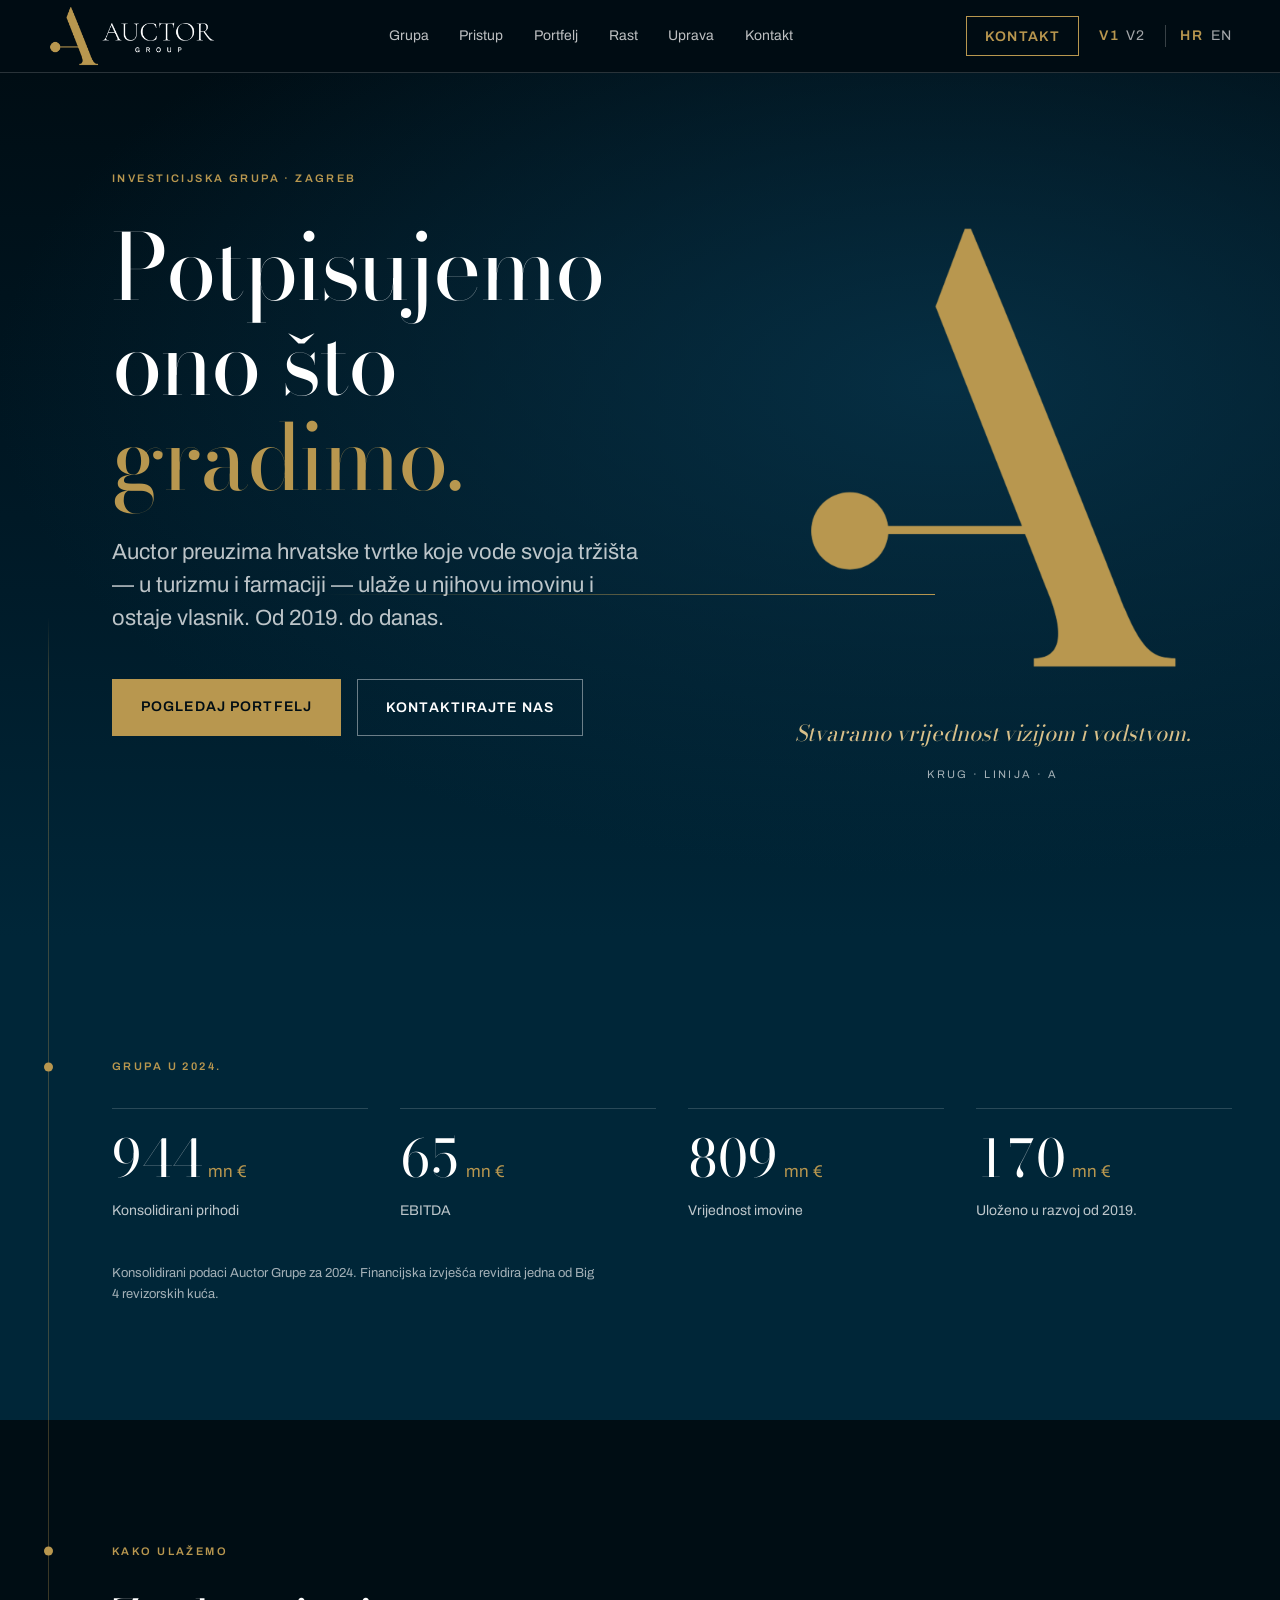
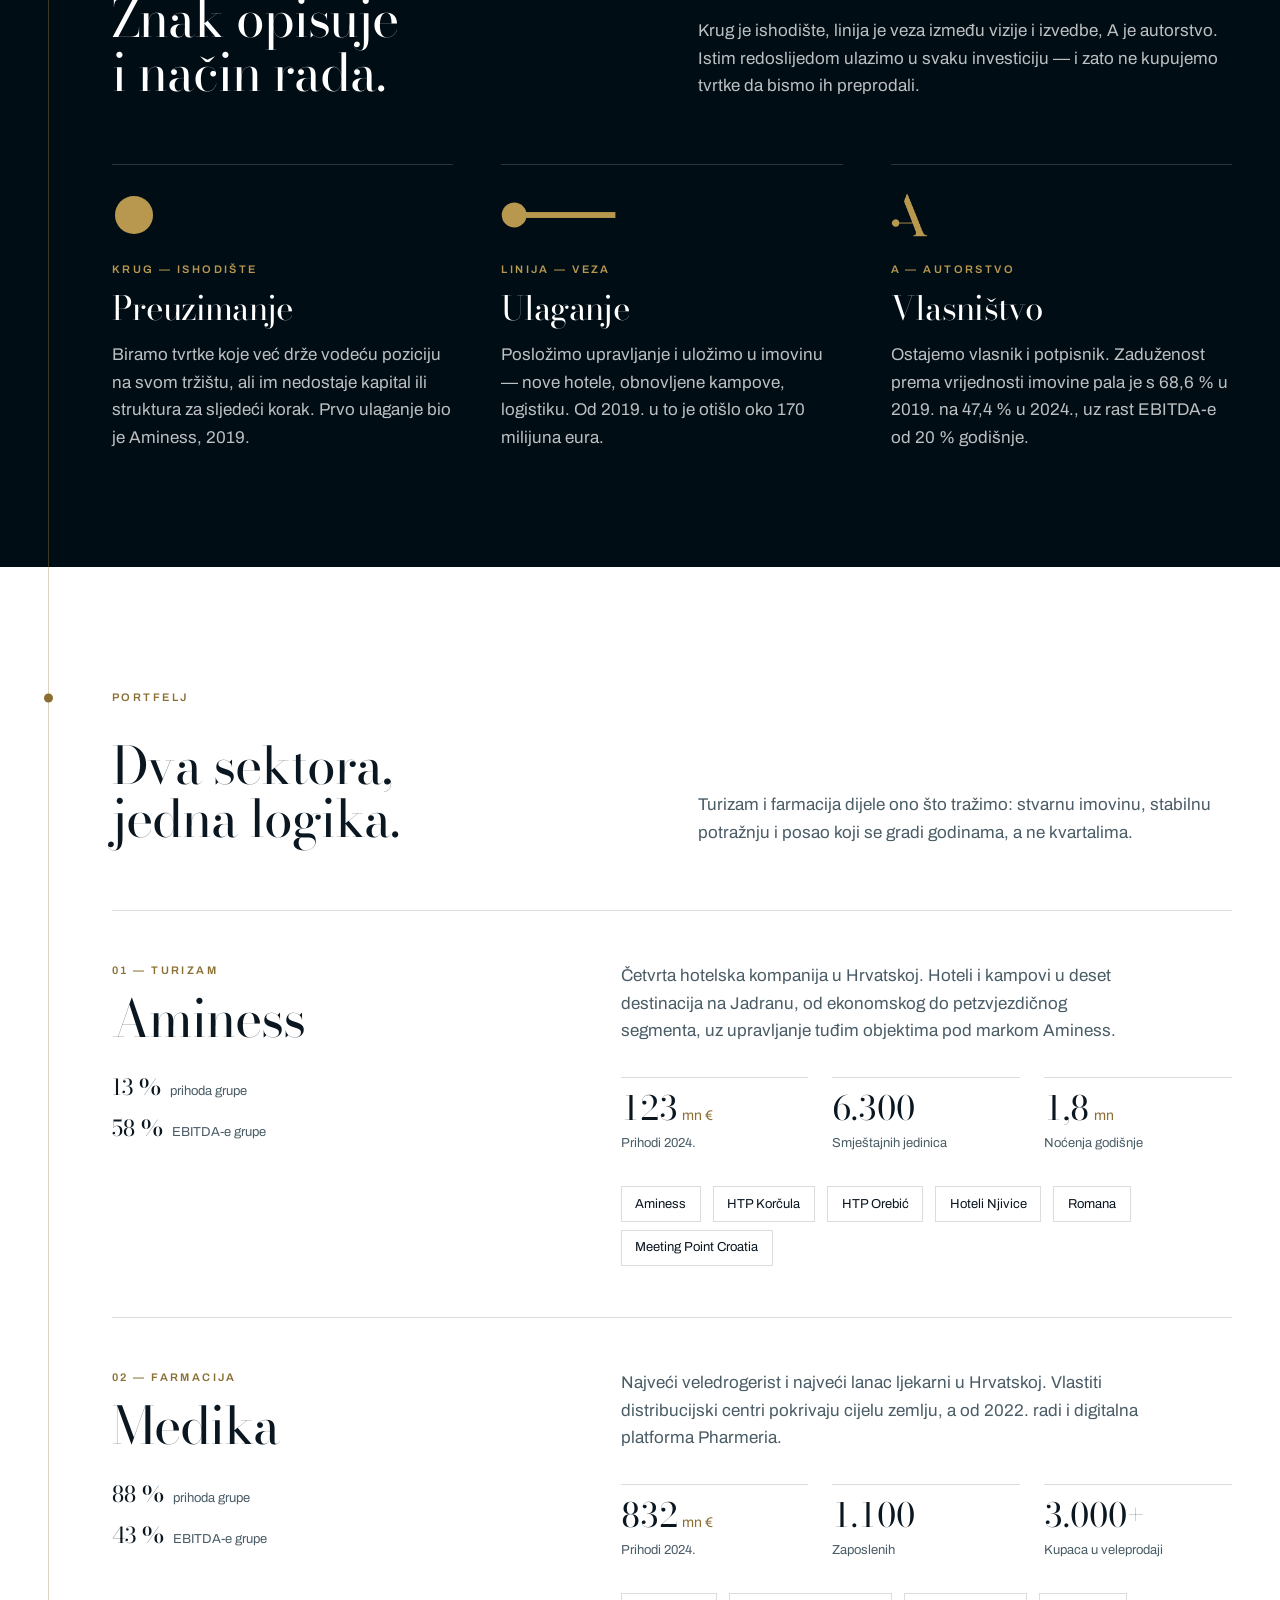
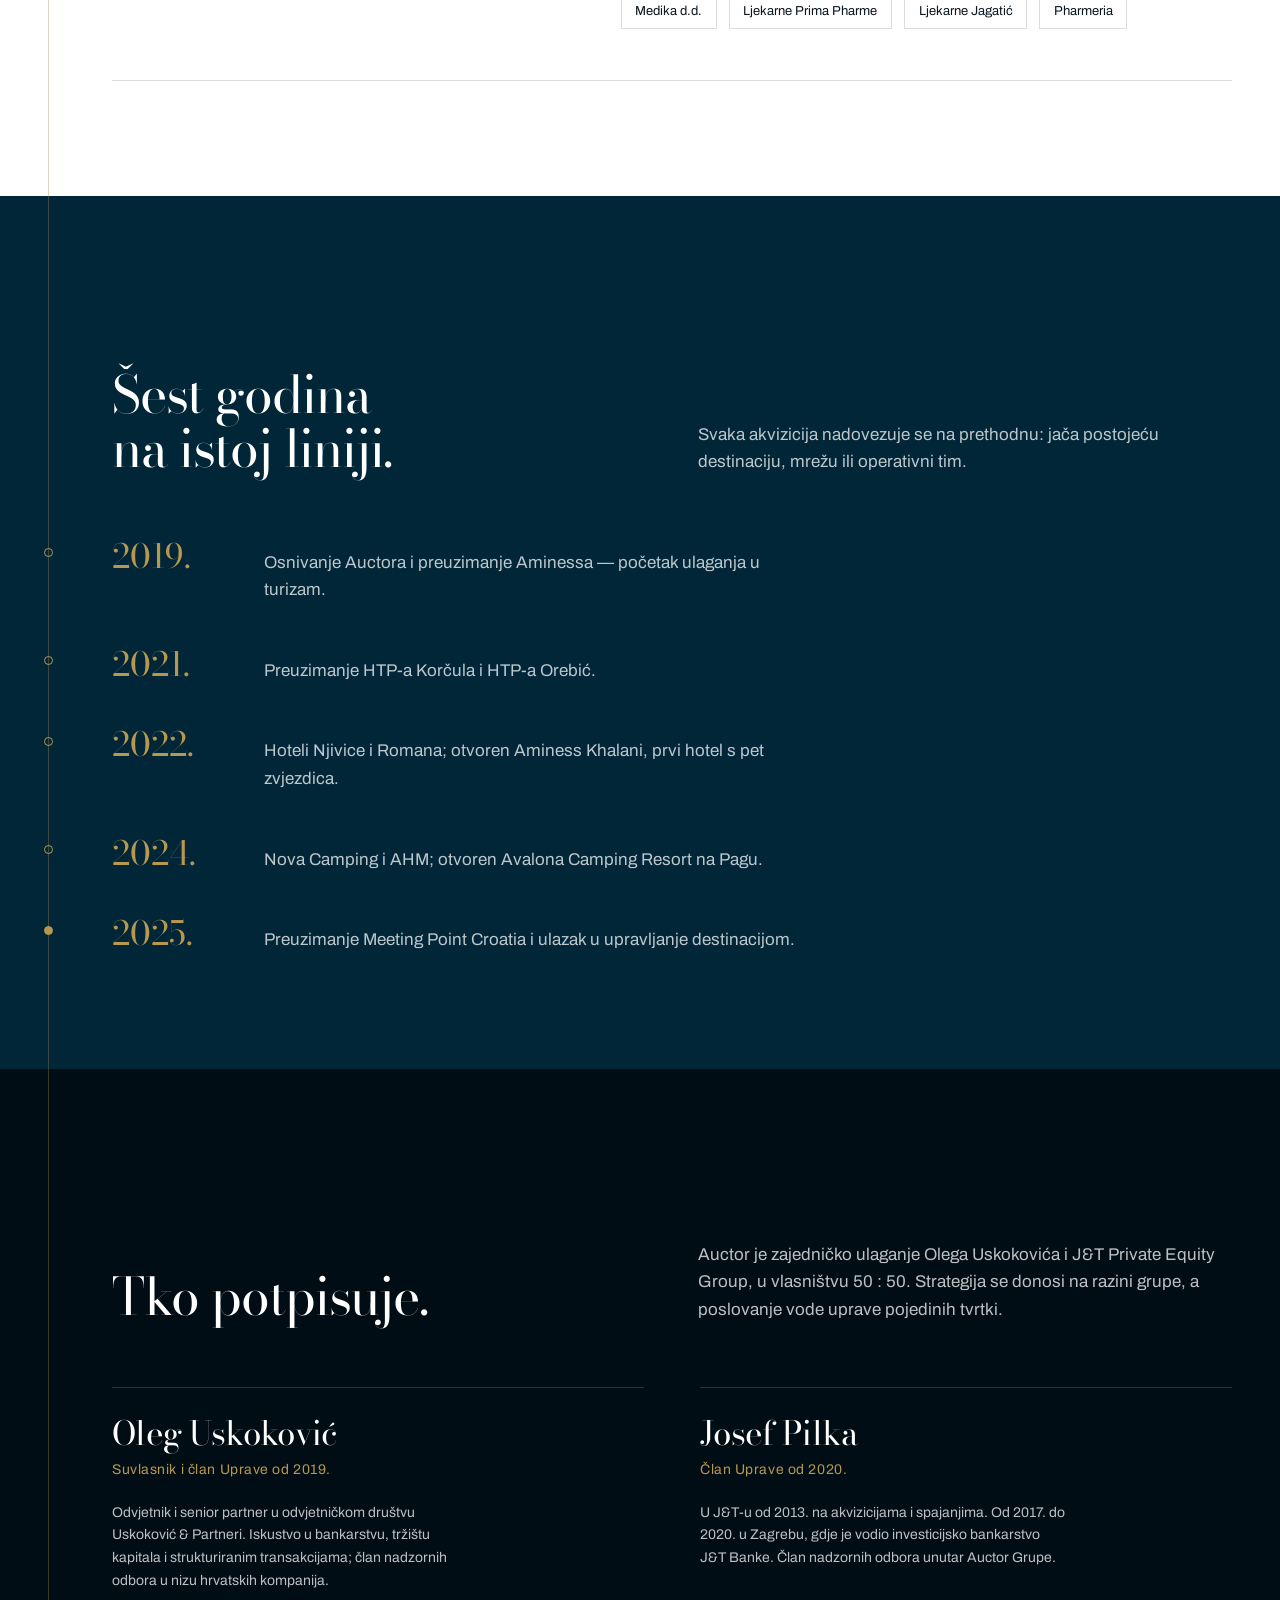
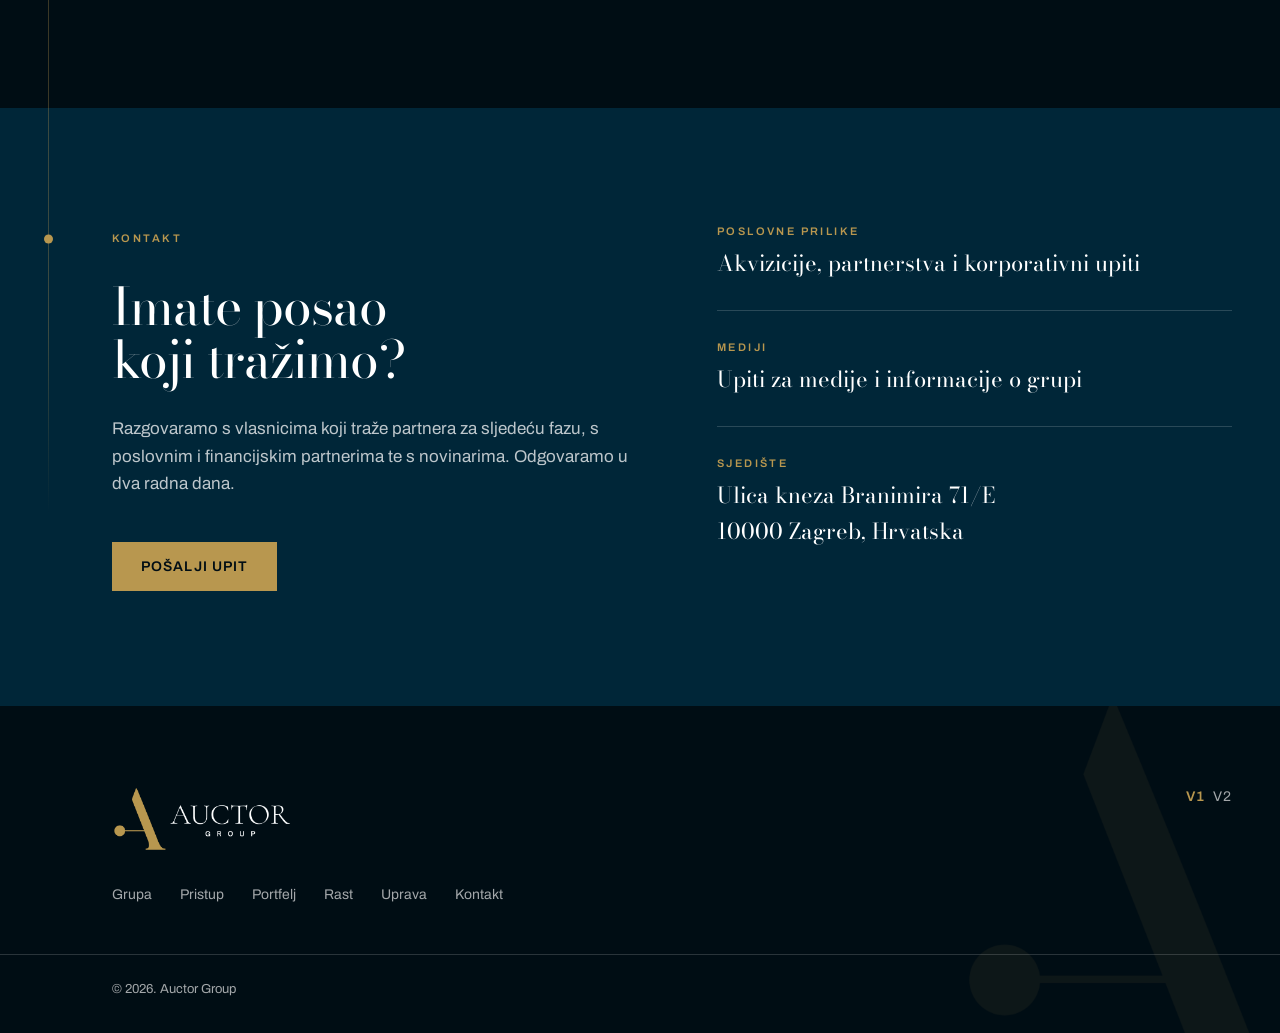
<file: index.html>
<!doctype html>
<html lang="hr">
<head>
<meta charset="utf-8">
<meta name="viewport" content="width=device-width, initial-scale=1">

<title>Auctor Group — ulaganja u turizam i zdravstvo</title>
<meta name="description" content="Auctor Group hrvatska je investicijska grupa koja kroz Aminess i Mediku razvija vodeće kompanije u turizmu i zdravstvu. Pogledajte revidirane rezultate za 2025.">
<meta name="robots" content="index,follow,max-image-preview:large,max-snippet:-1,max-video-preview:-1">
<meta name="googlebot" content="index,follow,max-image-preview:large,max-snippet:-1,max-video-preview:-1">

<link rel="canonical" href="https://www.auctor.hr/">
<link rel="alternate" hreflang="en" href="https://www.auctor.hr/en/">
<link rel="alternate" hreflang="hr" href="https://www.auctor.hr/">
<link rel="alternate" hreflang="x-default" href="https://www.auctor.hr/">

<meta name="theme-color" content="#000D14">

<link rel="icon" href="/favicon.ico" sizes="32x32">
<link rel="icon" type="image/png" sizes="32x32" href="/assets/favicon-32x32.png">
<link rel="icon" type="image/png" sizes="192x192" href="/assets/favicon-192x192.png">
<link rel="apple-touch-icon" sizes="180x180" href="/assets/apple-touch-icon.png">
<link rel="manifest" href="/site.webmanifest">

<meta property="og:type" content="website">
<meta property="og:locale" content="hr_HR">
<meta property="og:locale:alternate" content="en_GB">
<meta property="og:site_name" content="Auctor Group">
<meta property="og:title" content="Auctor Group — ulaganja u turizam i zdravstvo">
<meta property="og:description" content="Hrvatska investicijska grupa koja kroz Aminess i Mediku razvija vodeće kompanije u turizmu i zdravstvu.">
<meta property="og:url" content="https://www.auctor.hr/">
<meta property="og:image" content="https://www.auctor.hr/assets/photos/hero.jpg">
<meta property="og:image:secure_url" content="https://www.auctor.hr/assets/photos/hero.jpg">
<meta property="og:image:type" content="image/jpeg">
<meta property="og:image:width" content="2400">
<meta property="og:image:height" content="1400">
<meta property="og:image:alt" content="Jadranska obala, jedno od ključnih turističkih tržišta Auctor Grupe">
<meta name="twitter:card" content="summary_large_image">
<meta name="twitter:title" content="Auctor Group — ulaganja u turizam i zdravstvo">
<meta name="twitter:description" content="Hrvatska investicijska grupa koja kroz Aminess i Mediku razvija vodeće kompanije u turizmu i zdravstvu.">
<meta name="twitter:image" content="https://www.auctor.hr/assets/photos/hero.jpg">
<meta name="twitter:image:alt" content="Jadranska obala, jedno od ključnih turističkih tržišta Auctor Grupe">

<link rel="stylesheet" href="/v1/fonts/fonts.css">
<link rel="stylesheet" href="/v1/site.css">
<link rel="stylesheet" href="/v1/contact.css">

<script type="application/ld+json">
{
  "@context": "https://schema.org",
  "@graph": [
    {
      "@type": "Corporation",
      "@id": "https://www.auctor.hr/#organisation",
      "name": "Auctor Group",
      "legalName": "Auctor Holding, a.s.",
      "alternateName": "Auctor Holding",
      "url": "https://www.auctor.hr/",
      "description": "Hrvatska investicijska grupa s dvije glavne operativne platforme: turizam kroz Aminess te distribucija i maloprodaja farmaceutskih proizvoda kroz Mediku.",
      "foundingDate": "2019",
      "identifier": {
        "@type": "PropertyValue",
        "propertyID": "Company registration number",
        "value": "08364028"
      },
      "industry": "Upravljanje ulaganjima, turizam i zdravstvo",
      "logo": {
        "@type": "ImageObject",
        "@id": "https://www.auctor.hr/#logo",
        "url": "https://www.auctor.hr/assets/lockup-v1-onLight.png",
        "contentUrl": "https://www.auctor.hr/assets/lockup-v1-onLight.png",
        "width": 1200,
        "height": 440,
        "caption": "Auctor Group"
      },
      "image": { "@id": "https://www.auctor.hr/#primaryimage" },
      "sameAs": [
        "https://hr.linkedin.com/company/auctorgroup"
      ],
      "areaServed": [
        { "@type": "Country", "name": "Croatia" },
        { "@type": "Country", "name": "Czech Republic" },
        { "@type": "Country", "name": "Slovakia" },
        { "@type": "Country", "name": "Poland" }
      ],
      "address": {
        "@type": "PostalAddress",
        "streetAddress": "Sokolovská 700/113a",
        "addressLocality": "Prague 8 — Karlín",
        "postalCode": "186 00",
        "addressCountry": "CZ"
      },
      "numberOfEmployees": { "@type": "QuantitativeValue", "value": 2555 },
      "subOrganization": [
        { "@id": "https://www.auctor.hr/#auctor-doo" },
        { "@id": "https://www.auctor.hr/#aminess" },
        { "@id": "https://www.auctor.hr/#medika" }
      ]
    },
    {
      "@type": "Organization",
      "@id": "https://www.auctor.hr/#auctor-doo",
      "name": "AUCTOR d.o.o.",
      "legalName": "AUCTOR d.o.o. za poslovno savjetovanje",
      "taxID": "19203050598",
      "identifier": [
        {
          "@type": "PropertyValue",
          "propertyID": "OIB",
          "value": "19203050598"
        },
        {
          "@type": "PropertyValue",
          "propertyID": "Company registration number",
          "value": "01209043"
        }
      ],
      "parentOrganization": { "@id": "https://www.auctor.hr/#organisation" },
      "address": {
        "@type": "PostalAddress",
        "streetAddress": "Ulica kneza Branimira 71/E",
        "addressLocality": "Zagreb",
        "postalCode": "10000",
        "addressCountry": "HR"
      }
    },
    {
      "@type": "Organization",
      "@id": "https://www.auctor.hr/#aminess",
      "name": "Aminess Group",
      "url": "https://www.aminess-hospitality-group.com/",
      "description": "Turistička grupa s 33 hotela, kampa i resorta u 12 destinacija.",
      "parentOrganization": { "@id": "https://www.auctor.hr/#organisation" }
    },
    {
      "@type": "Organization",
      "@id": "https://www.auctor.hr/#medika",
      "name": "Medika d.d.",
      "url": "https://www.medika.hr/",
      "description": "Vodeći hrvatski distributer lijekova i medicinskih proizvoda s vlastitom ljekarničkom mrežom.",
      "parentOrganization": { "@id": "https://www.auctor.hr/#organisation" }
    },
    {
      "@type": "Person",
      "name": "Oleg Uskoković",
      "jobTitle": "Član Uprave",
      "worksFor": { "@id": "https://www.auctor.hr/#organisation" }
    },
    {
      "@type": "Person",
      "name": "Josef Pilka",
      "jobTitle": "Član Uprave",
      "worksFor": { "@id": "https://www.auctor.hr/#organisation" }
    },
    {
      "@type": "WebSite",
      "@id": "https://www.auctor.hr/#website",
      "url": "https://www.auctor.hr/",
      "name": "Auctor Group",
      "alternateName": "Auctor",
      "description": "Auctor Group kroz Aminess i Mediku razvija vodeće kompanije u turizmu i zdravstvu.",
      "publisher": { "@id": "https://www.auctor.hr/#organisation" },
      "inLanguage": "hr"
    },
    {
      "@type": "ImageObject",
      "@id": "https://www.auctor.hr/#primaryimage",
      "url": "https://www.auctor.hr/assets/photos/hero.jpg",
      "contentUrl": "https://www.auctor.hr/assets/photos/hero.jpg",
      "width": 2400,
      "height": 1400,
      "caption": "Jadranska obala, jedno od ključnih turističkih tržišta Auctor Grupe"
    },
    {
      "@type": "WebPage",
      "@id": "https://www.auctor.hr/#webpage",
      "url": "https://www.auctor.hr/",
      "name": "Auctor Group — ulaganja u turizam i zdravstvo",
      "description": "Auctor Group hrvatska je investicijska grupa koja kroz Aminess i Mediku razvija vodeće kompanije u turizmu i zdravstvu.",
      "isPartOf": { "@id": "https://www.auctor.hr/#website" },
      "about": { "@id": "https://www.auctor.hr/#organisation" },
      "primaryImageOfPage": { "@id": "https://www.auctor.hr/#primaryimage" },
      "dateModified": "2026-08-08",
      "inLanguage": "hr"
    }
  ]
}
</script>
</head>
<body>
<a class="skip" href="#main">Prijeđi na sadržaj</a>

<header class="masthead">
  <div class="masthead__inner">
    <a class="brand" href="/" aria-label="Auctor Group V1 — početna">
      <img src="/v1/assets/lockup-v1-onDark.png" alt="Auctor Group" width="1200" height="440">
    </a>
    <nav class="nav" aria-label="Glavna navigacija">
      <a class="nav__link" href="#grupa">Grupa</a>
      <a class="nav__link" href="#pristup">Pristup</a>
      <a class="nav__link" href="#portfelj">Portfelj</a>
      <a class="nav__link" href="#rast">Rast</a>
      <a class="nav__link" href="#uprava">Uprava</a>
      <a class="nav__link" href="#kontakt">Kontakt</a>
    </nav>
    <div class="masthead__side">
      <button class="btn btn--compact js-contact-open" type="button"><span>Kontakt</span></button>
      <nav class="lang" aria-label="Verzije dizajna">
        <a href="/" aria-current="true">V1</a>
        <a href="/v2/">V2</a>
      </nav>
      <nav class="locale-switch" aria-label="Jezici">
        <a href="/" lang="hr" hreflang="hr" aria-current="page">HR</a>
        <a href="/en/" lang="en" hreflang="en">EN</a>
      </nav>
    </div>
  </div>
</header>

<main id="main">

  <!-- ============ HERO ============ -->
  <section class="section hero">
    <div class="shell hero__grid">
      <div>
        <p class="eyebrow reveal">Investicijska grupa · Zagreb</p>
        <h1 class="hero__title reveal reveal--d1">Potpisujemo<br>ono što <em>gradimo.</em></h1>
        <p class="hero__lede reveal reveal--d2">
          Auctor preuzima hrvatske tvrtke koje vode svoja tržišta — u turizmu i farmaciji —
          ulaže u njihovu imovinu i ostaje vlasnik. Od 2019. do danas.
        </p>
        <div class="hero__actions reveal reveal--d3">
          <a class="btn btn--solid" href="#portfelj"><span>Pogledaj portfelj</span></a>
          <button class="btn btn--ghost js-contact-open" type="button"><span>Kontaktirajte nas</span></button>
        </div>
        <p class="hero__meta reveal reveal--d3">
          <span>Osnovano 2019.</span>
          <span>Turizam i farmacija</span>
          <span>Oko 3.500 zaposlenih</span>
        </p>
      </div>

      <figure class="sign" data-parallax="-0.04" data-parallax-max="24" style="margin:0">
        <span class="sign__line" aria-hidden="true"></span>
        <div class="sign__art" role="img" aria-label="Znak Auctora: krug, linija i slovo A"></div>
        <figcaption class="sign__caption">
          Stvaramo vrijednost vizijom i vodstvom.
          <span>Krug · Linija · A</span>
        </figcaption>
      </figure>
    </div>
  </section>

  <!-- ============ BROJKE ============ -->
  <section class="section section--navy section--thread" id="grupa" aria-labelledby="grupa-h">
    <div class="shell">
      <p class="eyebrow reveal">Grupa u 2024.</p>
      <h2 class="u-hidden" id="grupa-h">Grupa u brojkama</h2>
      <div class="figures">
        <div class="figure reveal">
          <p class="figure__value">944 <span class="figure__unit">mn €</span></p>
          <p class="figure__label">Konsolidirani prihodi</p>
        </div>
        <div class="figure reveal reveal--d1">
          <p class="figure__value">65 <span class="figure__unit">mn €</span></p>
          <p class="figure__label">EBITDA</p>
        </div>
        <div class="figure reveal reveal--d2">
          <p class="figure__value">809 <span class="figure__unit">mn €</span></p>
          <p class="figure__label">Vrijednost imovine</p>
        </div>
        <div class="figure reveal reveal--d3">
          <p class="figure__value">170 <span class="figure__unit">mn €</span></p>
          <p class="figure__label">Uloženo u razvoj od 2019.</p>
        </div>
      </div>
      <p class="figures__note reveal">
        Konsolidirani podaci Auctor Grupe za 2024. Financijska izvješća revidira jedna
        od Big 4 revizorskih kuća.
      </p>
    </div>
  </section>

  <!-- ============ PRISTUP ============ -->
  <section class="section section--thread" id="pristup" aria-labelledby="pristup-h">
    <div class="shell">
      <p class="eyebrow reveal">Kako ulažemo</p>
      <div class="lead reveal">
        <h2 class="lead__title" id="pristup-h">Znak opisuje<br>i način rada.</h2>
        <p class="lead__text">
          Krug je ishodište, linija je veza između vizije i izvedbe, A je autorstvo.
          Istim redoslijedom ulazimo u svaku investiciju — i zato ne kupujemo tvrtke
          da bismo ih preprodali.
        </p>
      </div>

      <ol class="steps">
        <li class="step reveal">
          <p class="step__glyph">
            <svg viewBox="0 0 60 60" aria-hidden="true" focusable="false">
              <circle class="g-fill" cx="30" cy="30" r="26"></circle>
            </svg>
          </p>
          <p class="step__kicker">Krug — ishodište</p>
          <h3 class="step__title">Preuzimanje</h3>
          <p class="step__text">
            Biramo tvrtke koje već drže vodeću poziciju na svom tržištu, ali im nedostaje
            kapital ili struktura za sljedeći korak. Prvo ulaganje bio je Aminess, 2019.
          </p>
        </li>
        <li class="step reveal reveal--d1">
          <p class="step__glyph">
            <svg viewBox="0 0 160 60" aria-hidden="true" focusable="false">
              <circle class="g-fill" cx="18" cy="30" r="17"></circle>
              <rect class="g-fill" x="34" y="26" width="122" height="8"></rect>
            </svg>
          </p>
          <p class="step__kicker">Linija — veza</p>
          <h3 class="step__title">Ulaganje</h3>
          <p class="step__text">
            Posložimo upravljanje i uložimo u imovinu — nove hotele, obnovljene kampove,
            logistiku. Od 2019. u to je otišlo oko 170 milijuna eura.
          </p>
        </li>
        <li class="step reveal reveal--d2">
          <p class="step__glyph"><span class="step__mark" aria-hidden="true"></span></p>
          <p class="step__kicker">A — autorstvo</p>
          <h3 class="step__title">Vlasništvo</h3>
          <p class="step__text">
            Ostajemo vlasnik i potpisnik. Zaduženost prema vrijednosti imovine pala je
            s 68,6 % u 2019. na 47,4 % u 2024., uz rast EBITDA-e od 20 % godišnje.
          </p>
        </li>
      </ol>
    </div>
  </section>

  <!-- ============ PORTFELJ ============ -->
  <section class="section section--paper section--thread" id="portfelj" aria-labelledby="portfelj-h">
    <div class="shell">
      <p class="eyebrow reveal">Portfelj</p>
      <div class="lead reveal">
        <h2 class="lead__title" id="portfelj-h">Dva sektora,<br>jedna logika.</h2>
        <p class="lead__text">
          Turizam i farmacija dijele ono što tražimo: stvarnu imovinu, stabilnu potražnju
          i posao koji se gradi godinama, a ne kvartalima.
        </p>
      </div>

      <div>
        <article class="holding reveal">
          <div class="holding__grid">
            <div>
              <p class="holding__index">01 — Turizam</p>
              <h3 class="holding__name">Aminess</h3>
              <p class="holding__share">
                <span><b>13 %</b> prihoda grupe</span>
                <span><b>58 %</b> EBITDA-e grupe</span>
              </p>
            </div>
            <div>
              <p class="holding__text">
                Četvrta hotelska kompanija u Hrvatskoj. Hoteli i kampovi u deset destinacija
                na Jadranu, od ekonomskog do petzvjezdičnog segmenta, uz upravljanje tuđim
                objektima pod markom Aminess.
              </p>
              <div class="kpis">
                <div class="kpi">
                  <p class="kpi__value">123 <span class="kpi__unit">mn €</span></p>
                  <p class="kpi__label">Prihodi 2024.</p>
                </div>
                <div class="kpi">
                  <p class="kpi__value">6.300</p>
                  <p class="kpi__label">Smještajnih jedinica</p>
                </div>
                <div class="kpi">
                  <p class="kpi__value">1,8 <span class="kpi__unit">mn</span></p>
                  <p class="kpi__label">Noćenja godišnje</p>
                </div>
              </div>
              <p class="members">
                <span class="member">Aminess</span>
                <span class="member">HTP Korčula</span>
                <span class="member">HTP Orebić</span>
                <span class="member">Hoteli Njivice</span>
                <span class="member">Romana</span>
                <span class="member">Meeting Point Croatia</span>
              </p>
            </div>
          </div>
        </article>

        <article class="holding reveal">
          <div class="holding__grid">
            <div>
              <p class="holding__index">02 — Farmacija</p>
              <h3 class="holding__name">Medika</h3>
              <p class="holding__share">
                <span><b>88 %</b> prihoda grupe</span>
                <span><b>43 %</b> EBITDA-e grupe</span>
              </p>
            </div>
            <div>
              <p class="holding__text">
                Najveći veledrogerist i najveći lanac ljekarni u Hrvatskoj. Vlastiti
                distribucijski centri pokrivaju cijelu zemlju, a od 2022. radi i digitalna
                platforma Pharmeria.
              </p>
              <div class="kpis">
                <div class="kpi">
                  <p class="kpi__value">832 <span class="kpi__unit">mn €</span></p>
                  <p class="kpi__label">Prihodi 2024.</p>
                </div>
                <div class="kpi">
                  <p class="kpi__value">1.100</p>
                  <p class="kpi__label">Zaposlenih</p>
                </div>
                <div class="kpi">
                  <p class="kpi__value">3.000+</p>
                  <p class="kpi__label">Kupaca u veleprodaji</p>
                </div>
              </div>
              <p class="members">
                <span class="member">Medika d.d.</span>
                <span class="member">Ljekarne Prima Pharme</span>
                <span class="member">Ljekarne Jagatić</span>
                <span class="member">Pharmeria</span>
              </p>
            </div>
          </div>
        </article>
      </div>
    </div>
  </section>

  <!-- ============ RAST ============ -->
  <section class="section section--navy section--thread" id="rast" aria-labelledby="rast-h">
    <div class="shell">
      <p class="eyebrow reveal">Rast</p>
      <div class="lead reveal">
        <h2 class="lead__title" id="rast-h">Šest godina<br>na istoj liniji.</h2>
        <p class="lead__text">
          Svaka akvizicija nadovezuje se na prethodnu: jača postojeću destinaciju,
          mrežu ili operativni tim.
        </p>
      </div>

      <ol class="track">
        <li class="track__item reveal">
          <div class="track__row">
            <p class="track__year">2019.</p>
            <p class="track__text">Osnivanje Auctora i preuzimanje Aminessa — početak ulaganja u turizam.</p>
          </div>
        </li>
        <li class="track__item reveal">
          <div class="track__row">
            <p class="track__year">2021.</p>
            <p class="track__text">Preuzimanje HTP-a Korčula i HTP-a Orebić.</p>
          </div>
        </li>
        <li class="track__item reveal">
          <div class="track__row">
            <p class="track__year">2022.</p>
            <p class="track__text">Hoteli Njivice i Romana; otvoren Aminess Khalani, prvi hotel s pet zvjezdica.</p>
          </div>
        </li>
        <li class="track__item reveal">
          <div class="track__row">
            <p class="track__year">2024.</p>
            <p class="track__text">Nova Camping i AHM; otvoren Avalona Camping Resort na Pagu.</p>
          </div>
        </li>
        <li class="track__item track__item--now reveal">
          <div class="track__row">
            <p class="track__year">2025.</p>
            <p class="track__text">Preuzimanje Meeting Point Croatia i ulazak u upravljanje destinacijom.</p>
          </div>
        </li>
      </ol>
    </div>
  </section>

  <!-- ============ UPRAVA ============ -->
  <section class="section section--thread" id="uprava" aria-labelledby="uprava-h">
    <div class="shell">
      <p class="eyebrow reveal">Uprava</p>
      <div class="lead reveal">
        <h2 class="lead__title" id="uprava-h">Tko potpisuje.</h2>
        <p class="lead__text">
          Auctor je zajedničko ulaganje Olega Uskokovića i J&amp;T Private Equity Group,
          u vlasništvu 50 : 50. Strategija se donosi na razini grupe, a poslovanje vode
          uprave pojedinih tvrtki.
        </p>
      </div>

      <div class="people">
        <article class="person reveal">
          <h3 class="person__name">Oleg Uskoković</h3>
          <p class="person__role">Suvlasnik i član Uprave od 2019.</p>
          <p class="person__bio">
            Odvjetnik i senior partner u odvjetničkom društvu Uskoković &amp; Partneri.
            Iskustvo u bankarstvu, tržištu kapitala i strukturiranim transakcijama;
            član nadzornih odbora u nizu hrvatskih kompanija.
          </p>
        </article>
        <article class="person reveal reveal--d1">
          <h3 class="person__name">Josef Pilka</h3>
          <p class="person__role">Član Uprave od 2020.</p>
          <p class="person__bio">
            U J&amp;T-u od 2013. na akvizicijama i spajanjima. Od 2017. do 2020. u Zagrebu,
            gdje je vodio investicijsko bankarstvo J&amp;T Banke. Član nadzornih odbora
            unutar Auctor Grupe.
          </p>
        </article>
      </div>
    </div>
  </section>

  <!-- ============ KONTAKT ============ -->
  <section class="section section--navy section--thread section--last" id="kontakt" aria-labelledby="kontakt-h">
    <div class="shell contact">
      <div class="reveal">
        <p class="eyebrow">Kontakt</p>
        <h2 class="contact__title" id="kontakt-h">Imate posao<br>koji tražimo?</h2>
        <p class="lead__text" style="margin-top:1.75rem">
          Razgovaramo s vlasnicima koji traže partnera za sljedeću fazu, s poslovnim
          i financijskim partnerima te s novinarima. Odgovaramo u dva radna dana.
        </p>
        <p class="hero__actions">
          <button class="btn btn--solid js-contact-open" type="button"><span>Pošalji upit</span></button>
        </p>
      </div>

      <div class="contact__list reveal reveal--d1">
        <div class="contact__row">
          <p class="contact__key">Poslovne prilike</p>
          <p class="contact__val">Akvizicije, partnerstva i korporativni upiti</p>
        </div>
        <div class="contact__row">
          <p class="contact__key">Mediji</p>
          <p class="contact__val">Upiti za medije i informacije o grupi</p>
        </div>
        <div class="contact__row">
          <p class="contact__key">Sjedište</p>
          <p class="contact__val">Ulica kneza Branimira 71/E<br>10000 Zagreb, Hrvatska</p>
        </div>
      </div>
    </div>
  </section>
</main>

<footer class="footer">
  <div class="footer__mark" aria-hidden="true"></div>
  <div class="shell footer__inner">
    <div>
      <img src="/v1/assets/lockup-v1-onDark.png" alt="Auctor Group" width="1200" height="440" style="width:180px" loading="lazy">
      <nav class="footer__nav" aria-label="Podnožje">
        <a href="#grupa">Grupa</a>
        <a href="#pristup">Pristup</a>
        <a href="#portfelj">Portfelj</a>
        <a href="#rast">Rast</a>
        <a href="#uprava">Uprava</a>
        <a href="#kontakt">Kontakt</a>
      </nav>
    </div>
    <nav class="lang" aria-label="Verzije dizajna">
      <a href="/" aria-current="true">V1</a>
      <a href="/v2/">V2</a>
    </nav>
  </div>
  <div class="shell footer__legal">
    <span>© 2026. Auctor Group</span>
  </div>
</footer>

<dialog class="contact-modal" id="contact-dialog" aria-labelledby="contact-dialog-title">
  <div class="contact-modal__panel">
    <header class="contact-modal__head">
      <div>
        <p class="eyebrow">Kontakt</p>
        <h2 id="contact-dialog-title">Započnimo razgovor.</h2>
      </div>
      <button class="contact-modal__close" type="button" aria-label="Zatvori kontakt obrazac" data-contact-close>
        <svg viewBox="0 0 24 24" aria-hidden="true" focusable="false"><path d="M5 5l14 14M19 5L5 19"/></svg>
      </button>
    </header>

    <form class="contact-form" id="contact-form" name="contact-v1-hr" action="/contact.ashx" method="post" data-netlify="true" netlify-honeypot="website">
      <input type="hidden" name="form-name" value="contact-v1-hr">
      <p class="contact-form__intro">Ostavite nekoliko podataka kako bismo vaš upit usmjerili odgovarajućoj osobi.</p>

      <div class="contact-form__grid">
        <label class="field">
          <span>Ime i prezime</span>
          <input type="text" name="fullName" autocomplete="name" maxlength="120" required>
        </label>
        <label class="field">
          <span>Tvrtka</span>
          <input type="text" name="company" autocomplete="organization" maxlength="160">
        </label>
        <label class="field">
          <span>Poslovna e-pošta</span>
          <input type="email" name="email" autocomplete="email" inputmode="email" maxlength="254" required>
        </label>
        <label class="field">
          <span>Telefon <small>neobavezno</small></span>
          <input type="tel" name="phone" autocomplete="tel" maxlength="40">
        </label>
        <label class="field field--wide">
          <span>Tema</span>
          <select name="topic" required>
            <option value="">Odaberite temu</option>
            <option value="business-opportunity">Poslovna prilika</option>
            <option value="partnership">Partnerstvo</option>
            <option value="media">Upit za medije</option>
            <option value="other">Ostalo</option>
          </select>
        </label>
        <label class="field field--wide">
          <span>Poruka</span>
          <textarea name="message" rows="6" minlength="20" maxlength="4000" required></textarea>
        </label>
      </div>

      <label class="contact-form__consent">
        <input type="checkbox" name="consent" value="yes" required>
        <span>Pristajem da Auctor koristi ove podatke isključivo kako bi odgovorio na moj upit.</span>
      </label>

      <label class="contact-form__trap" aria-hidden="true">
        <span>Web-stranica</span>
        <input type="text" name="website" tabindex="-1" autocomplete="off">
      </label>

      <div class="contact-form__actions">
        <button class="btn btn--solid" type="submit"><span>Pošalji poruku</span></button>
        <p class="contact-form__status" id="contact-form-status" role="status" aria-live="polite"></p>
      </div>
    </form>
  </div>
</dialog>

<script src="/motion.js"></script>
<script>
(function () {
  var reduce = window.matchMedia('(prefers-reduced-motion: reduce)');
  var targets = document.querySelectorAll('.reveal, .sign, .track__item');

  if (reduce.matches || !('IntersectionObserver' in window)) {
    targets.forEach(function (el) { el.classList.add('is-in'); });
    return;
  }

  var io = new IntersectionObserver(function (entries) {
    entries.forEach(function (entry) {
      if (!entry.isIntersecting) return;
      entry.target.classList.add('is-in');
      io.unobserve(entry.target);
    });
  }, { rootMargin: '0px 0px -10% 0px', threshold: 0.1 });

  targets.forEach(function (el) { io.observe(el); });
})();
</script>
<script src="/variants.js"></script>
</body>
</html>
</file>
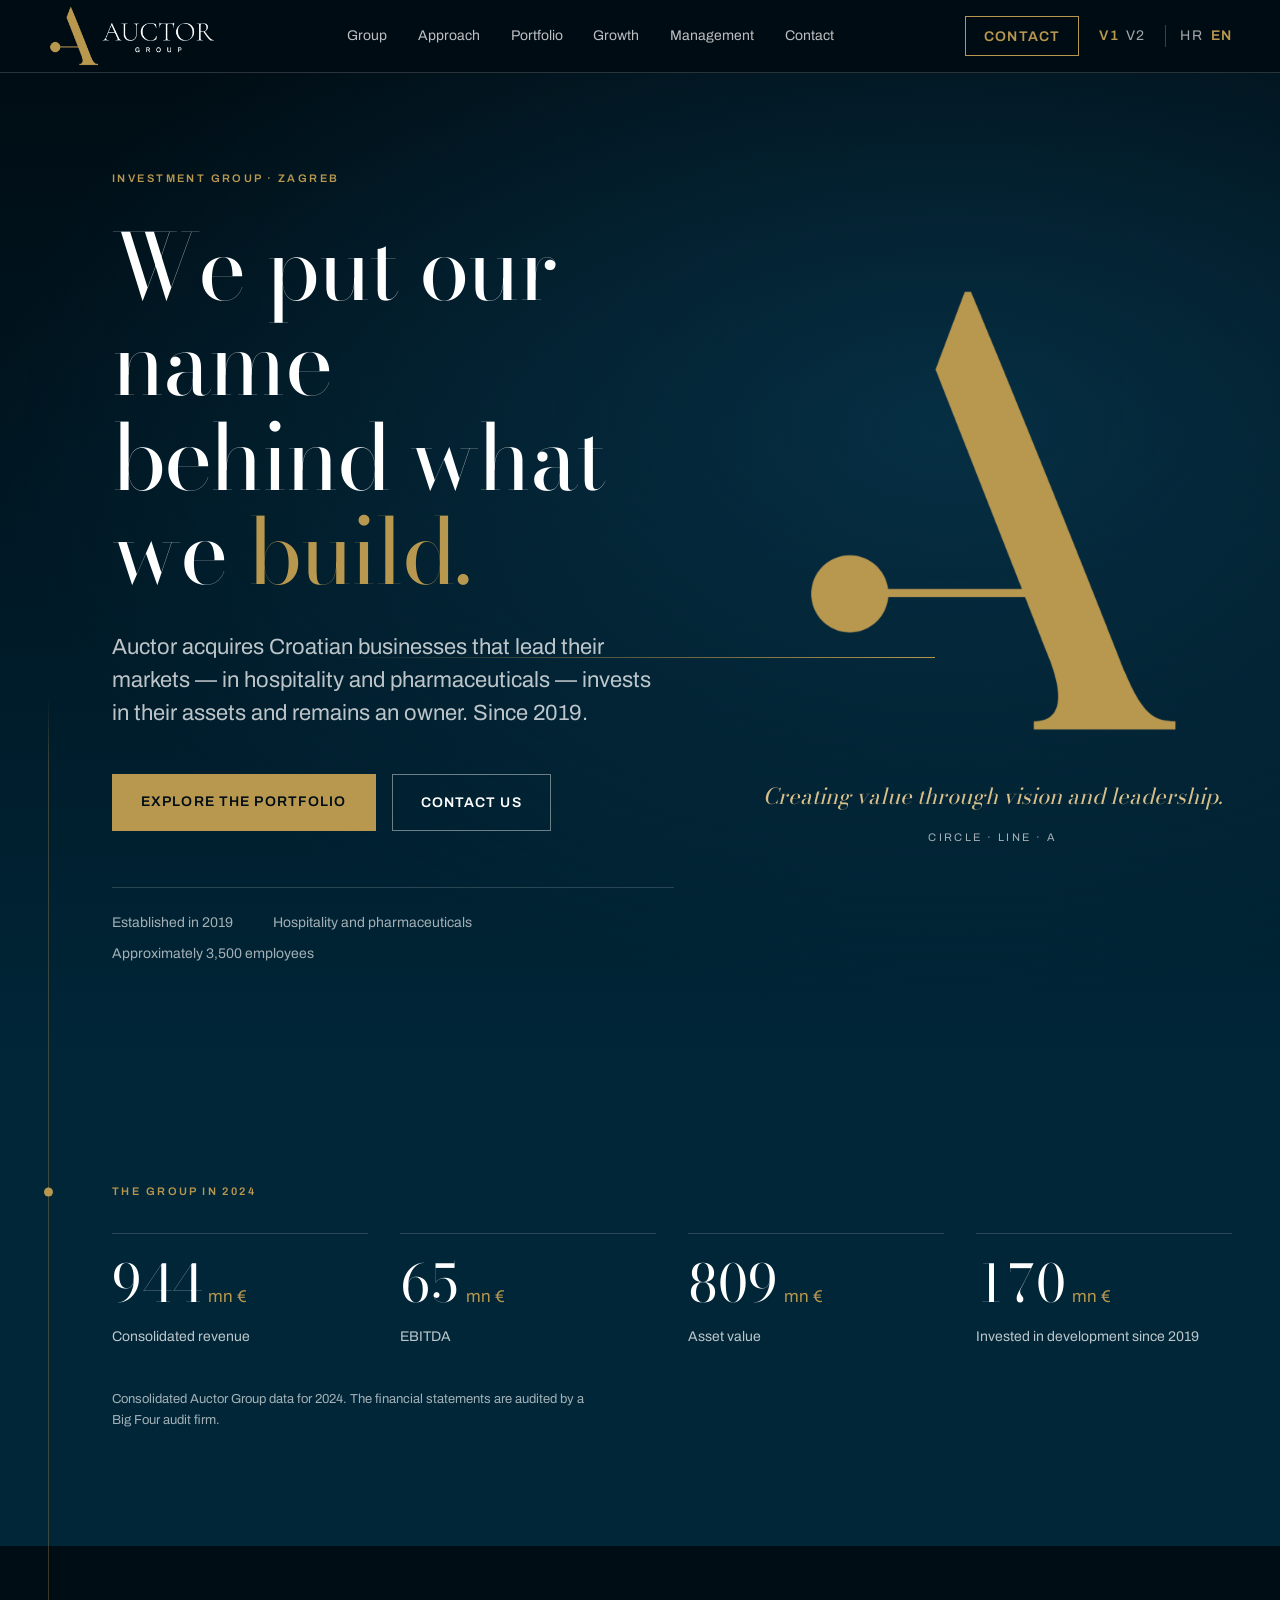
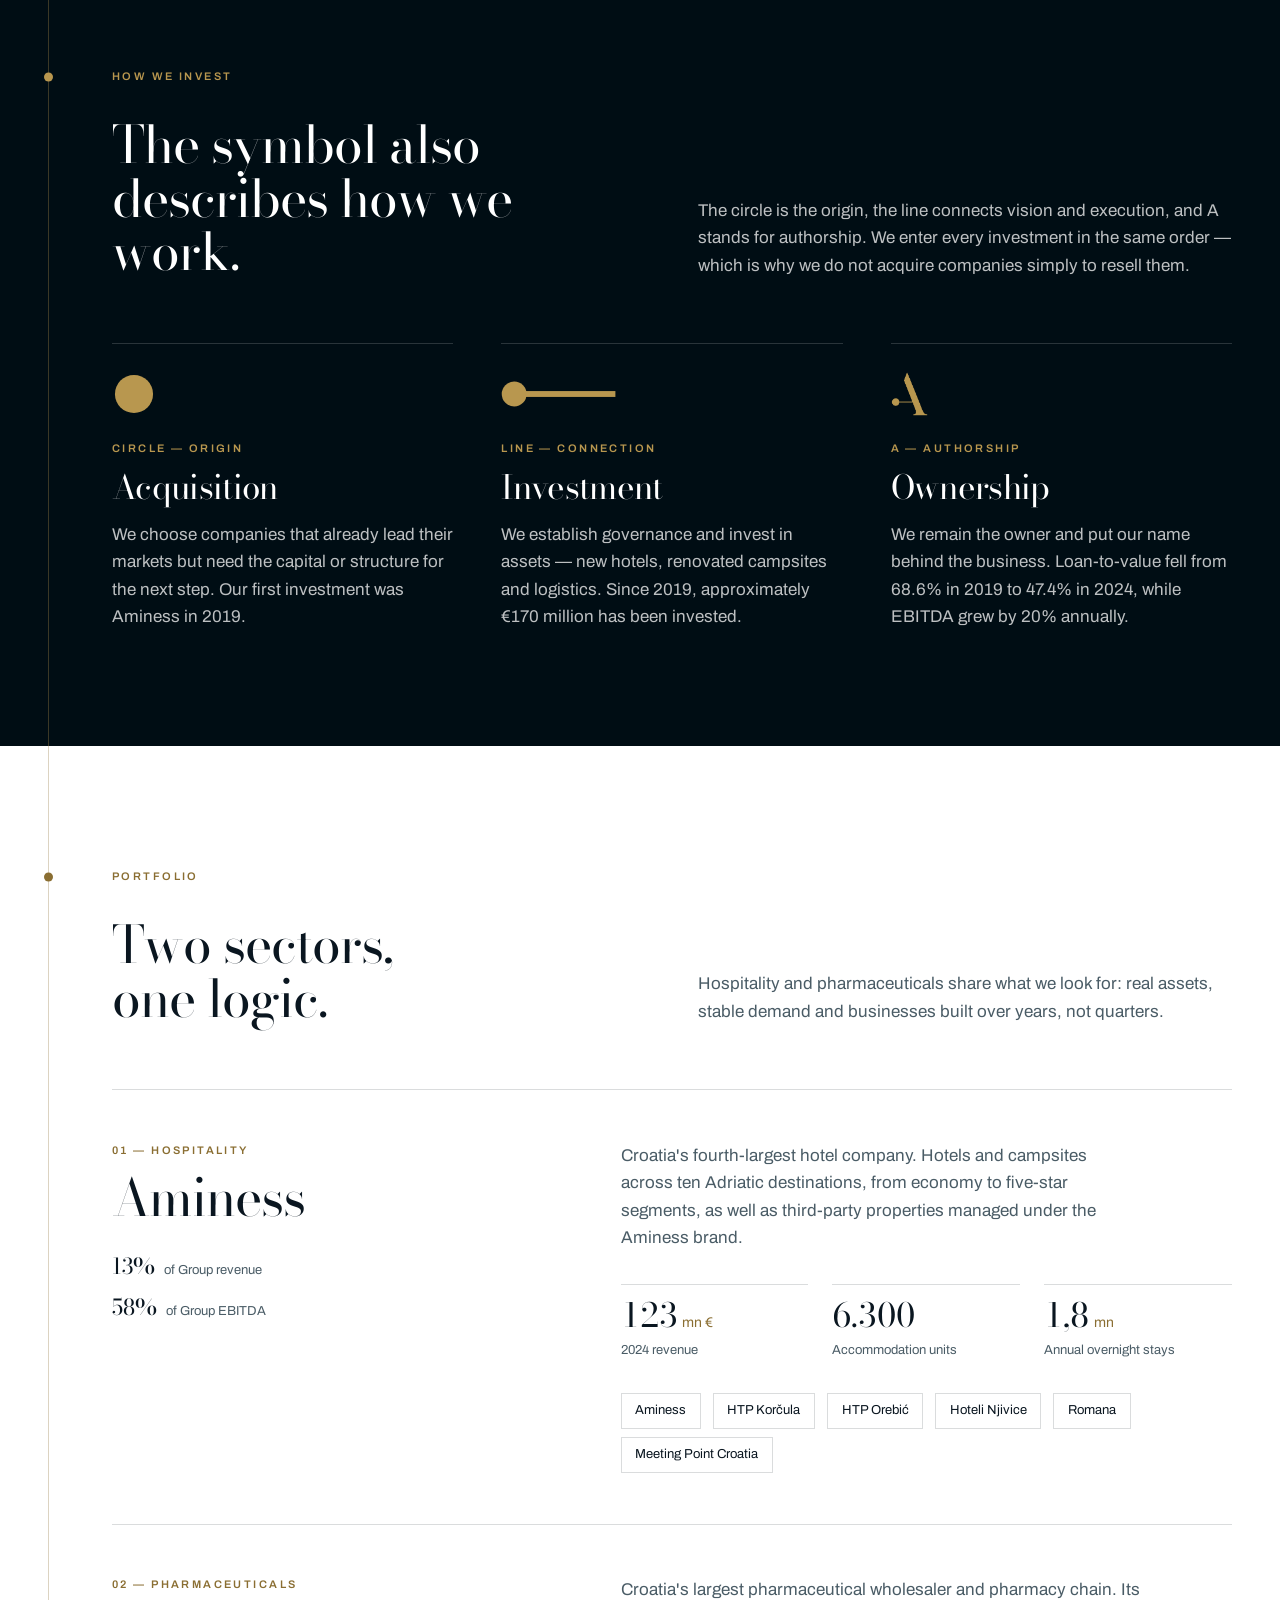
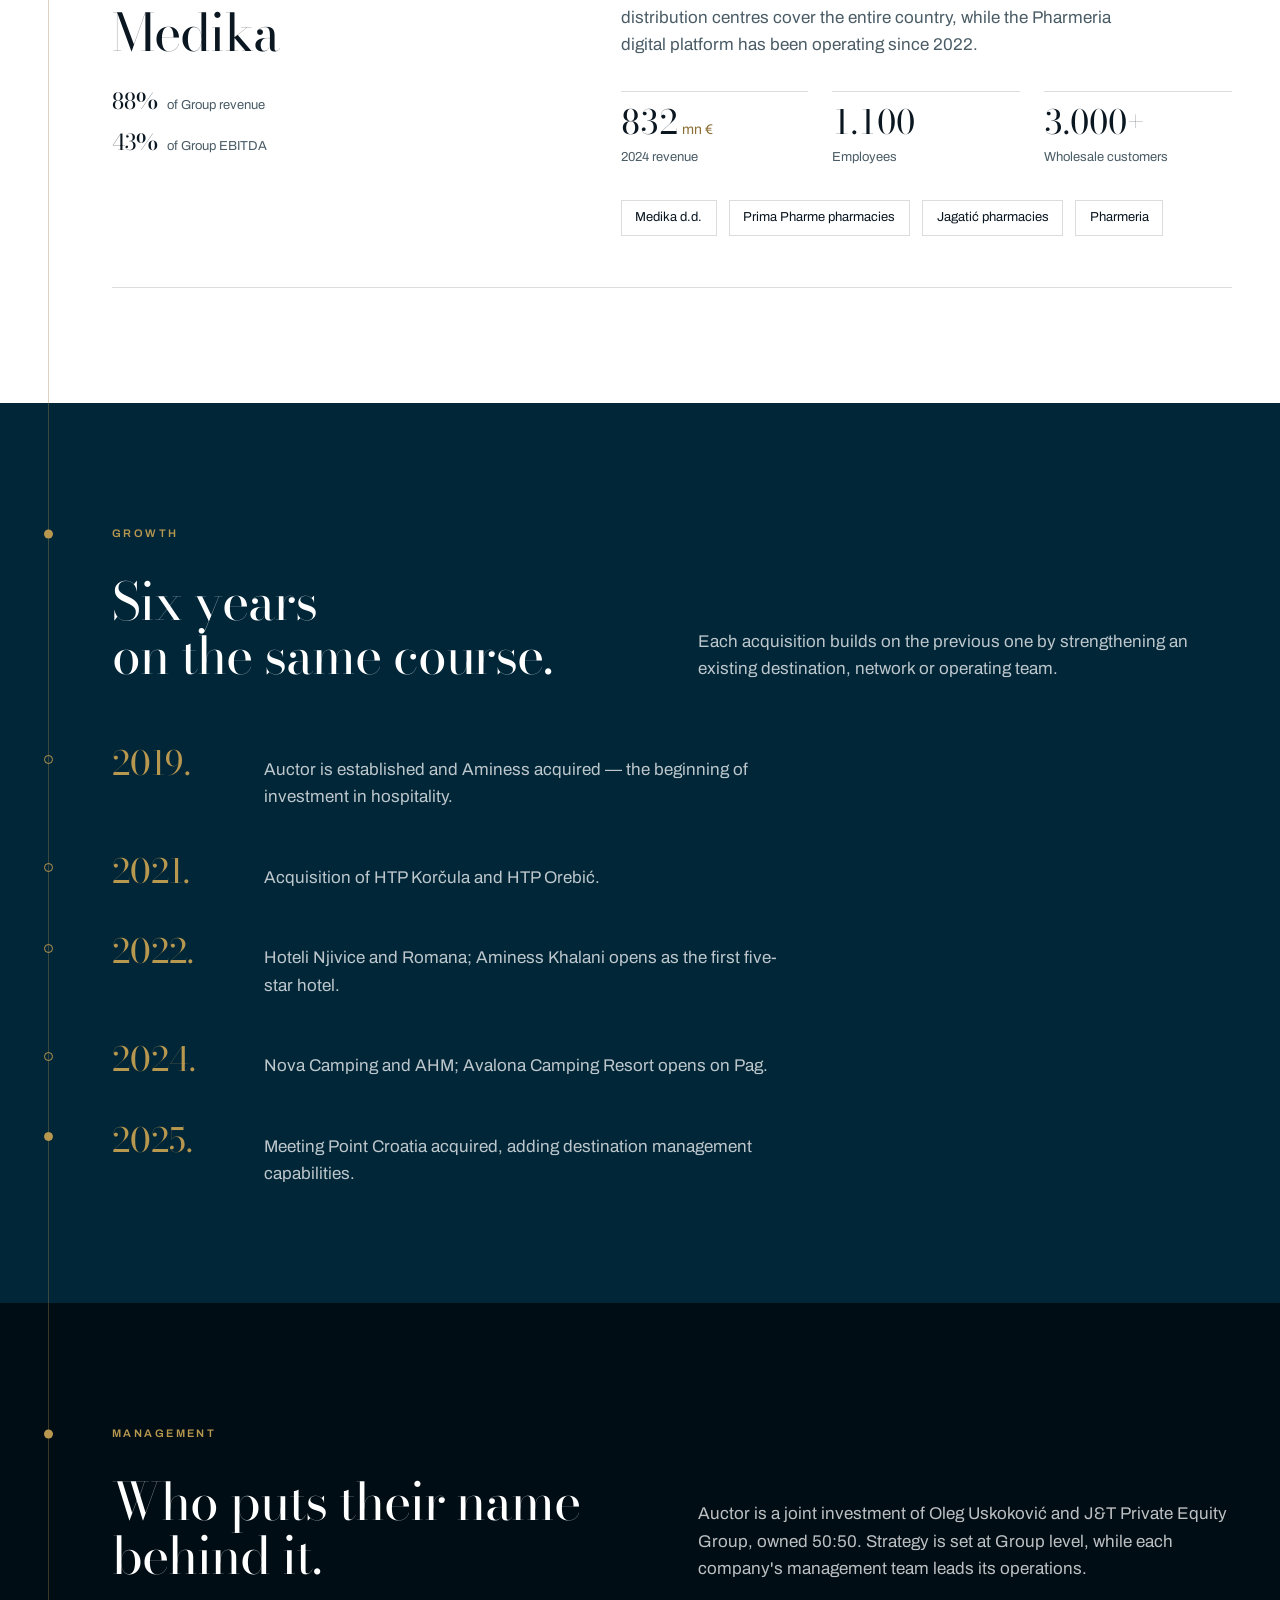
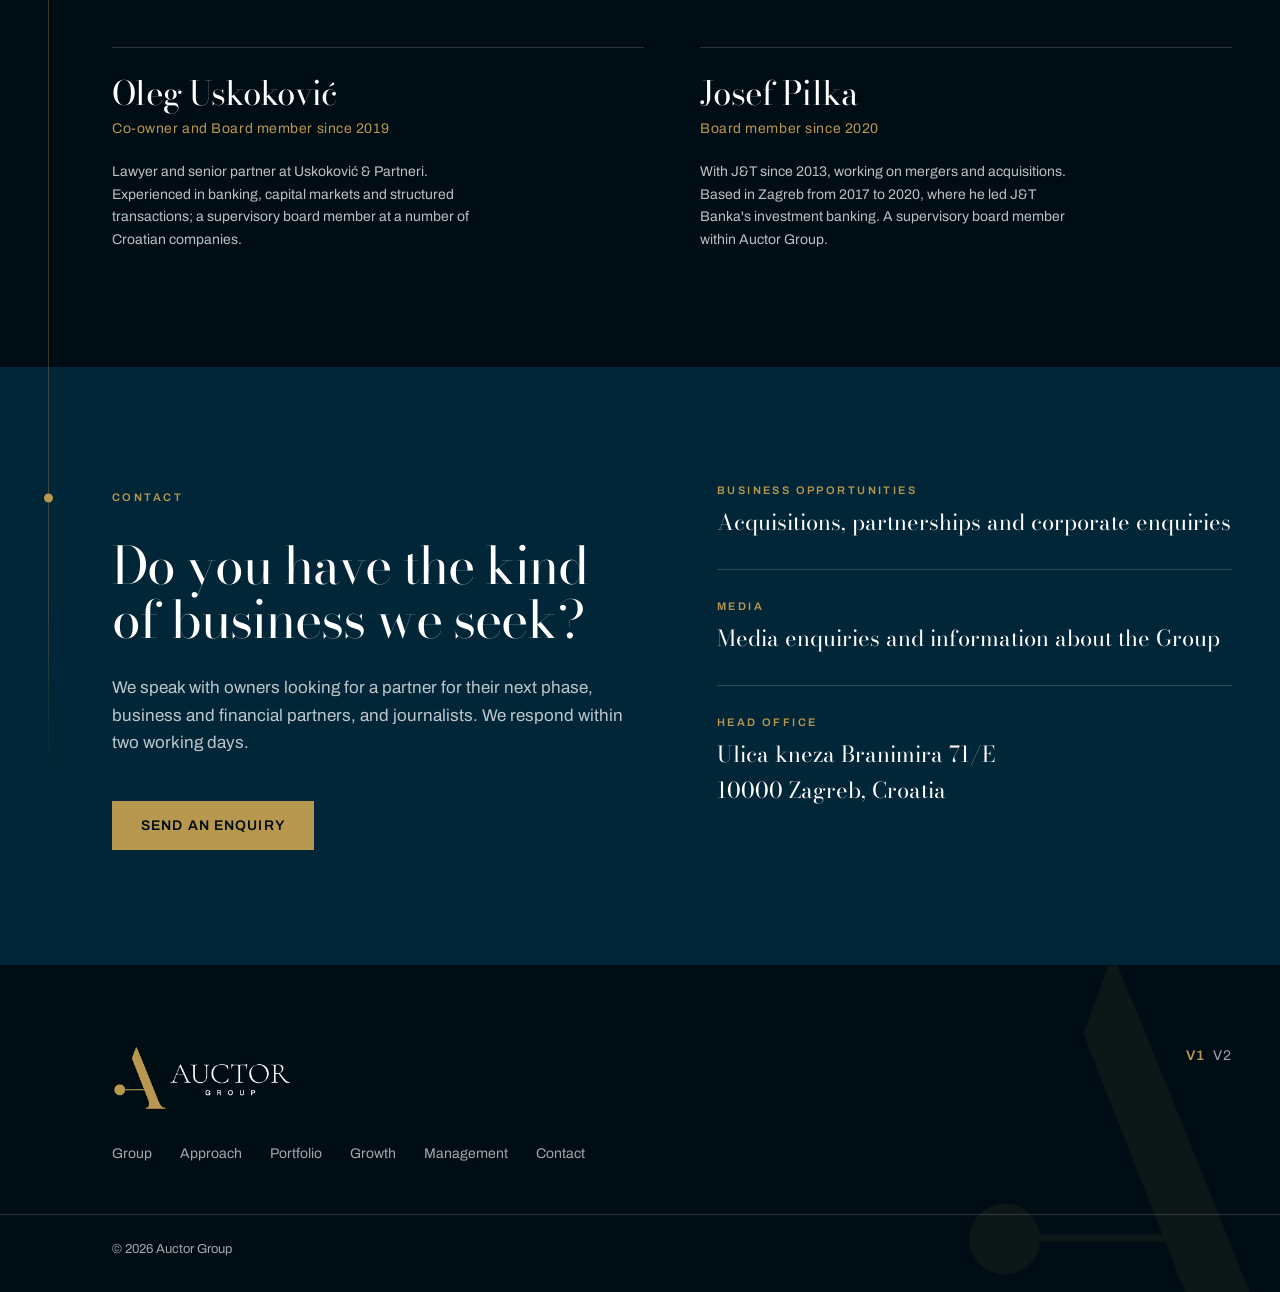
<file: en/index.html>
<!doctype html>
<html lang="en">
<head>
<meta charset="utf-8">
<meta name="viewport" content="width=device-width, initial-scale=1">

<title>Auctor Group — Hospitality and Healthcare Investments</title>
<meta name="description" content="Auctor Group is a Croatian investment group building leading hospitality and healthcare businesses through Aminess and Medika. Explore audited 2025 results.">
<meta name="robots" content="index,follow,max-image-preview:large,max-snippet:-1,max-video-preview:-1">
<meta name="googlebot" content="index,follow,max-image-preview:large,max-snippet:-1,max-video-preview:-1">

<link rel="canonical" href="https://www.auctor.hr/en/">
<link rel="alternate" hreflang="en" href="https://www.auctor.hr/en/">
<link rel="alternate" hreflang="hr" href="https://www.auctor.hr/">
<link rel="alternate" hreflang="x-default" href="https://www.auctor.hr/">

<meta name="theme-color" content="#000D14">

<link rel="icon" href="/favicon.ico" sizes="32x32">
<link rel="icon" type="image/png" sizes="32x32" href="/assets/favicon-32x32.png">
<link rel="icon" type="image/png" sizes="192x192" href="/assets/favicon-192x192.png">
<link rel="apple-touch-icon" sizes="180x180" href="/assets/apple-touch-icon.png">
<link rel="manifest" href="/site.webmanifest">

<meta property="og:type" content="website">
<meta property="og:locale" content="en_GB">
<meta property="og:locale:alternate" content="hr_HR">
<meta property="og:site_name" content="Auctor Group">
<meta property="og:title" content="Auctor Group — Hospitality and Healthcare Investments">
<meta property="og:description" content="A Croatian investment group building leading hospitality and healthcare businesses through Aminess and Medika. Explore audited 2025 results.">
<meta property="og:url" content="https://www.auctor.hr/en/">
<meta property="og:image" content="https://www.auctor.hr/assets/photos/hero.jpg">
<meta property="og:image:secure_url" content="https://www.auctor.hr/assets/photos/hero.jpg">
<meta property="og:image:type" content="image/jpeg">
<meta property="og:image:width" content="2400">
<meta property="og:image:height" content="1400">
<meta property="og:image:alt" content="Adriatic coastline, one of Auctor Group's core hospitality markets">
<meta name="twitter:card" content="summary_large_image">
<meta name="twitter:title" content="Auctor Group — Hospitality and Healthcare Investments">
<meta name="twitter:description" content="A Croatian investment group building leading hospitality and healthcare businesses through Aminess and Medika.">
<meta name="twitter:image" content="https://www.auctor.hr/assets/photos/hero.jpg">
<meta name="twitter:image:alt" content="Adriatic coastline, one of Auctor Group's core hospitality markets">

<link rel="stylesheet" href="/v1/fonts/fonts.css">
<link rel="stylesheet" href="/v1/site.css">
<link rel="stylesheet" href="/v1/contact.css">

<script type="application/ld+json">
{
  "@context": "https://schema.org",
  "@graph": [
    {
      "@type": "Corporation",
      "@id": "https://www.auctor.hr/#organisation",
      "name": "Auctor Group",
      "legalName": "Auctor Holding, a.s.",
      "alternateName": "Auctor Holding",
      "url": "https://www.auctor.hr/",
      "description": "A Croatian investment group with two core operating platforms: hospitality through Aminess and pharmaceutical distribution and retail through Medika.",
      "foundingDate": "2019",
      "identifier": {
        "@type": "PropertyValue",
        "propertyID": "Company registration number",
        "value": "08364028"
      },
      "industry": "Investment management, hospitality and healthcare",
      "logo": {
        "@type": "ImageObject",
        "@id": "https://www.auctor.hr/#logo",
        "url": "https://www.auctor.hr/assets/lockup-v1-onLight.png",
        "contentUrl": "https://www.auctor.hr/assets/lockup-v1-onLight.png",
        "width": 1200,
        "height": 440,
        "caption": "Auctor Group"
      },
      "image": { "@id": "https://www.auctor.hr/#primaryimage" },
      "sameAs": [
        "https://hr.linkedin.com/company/auctorgroup"
      ],
      "areaServed": [
        { "@type": "Country", "name": "Croatia" },
        { "@type": "Country", "name": "Czech Republic" },
        { "@type": "Country", "name": "Slovakia" },
        { "@type": "Country", "name": "Poland" }
      ],
      "address": {
        "@type": "PostalAddress",
        "streetAddress": "Sokolovská 700/113a",
        "addressLocality": "Prague 8 — Karlín",
        "postalCode": "186 00",
        "addressCountry": "CZ"
      },
      "numberOfEmployees": { "@type": "QuantitativeValue", "value": 2555 },
      "subOrganization": [
        { "@id": "https://www.auctor.hr/#auctor-doo" },
        { "@id": "https://www.auctor.hr/#aminess" },
        { "@id": "https://www.auctor.hr/#medika" }
      ]
    },
    {
      "@type": "Organization",
      "@id": "https://www.auctor.hr/#auctor-doo",
      "name": "AUCTOR d.o.o.",
      "legalName": "AUCTOR d.o.o. za poslovno savjetovanje",
      "taxID": "19203050598",
      "identifier": [
        {
          "@type": "PropertyValue",
          "propertyID": "OIB",
          "value": "19203050598"
        },
        {
          "@type": "PropertyValue",
          "propertyID": "Company registration number",
          "value": "01209043"
        }
      ],
      "parentOrganization": { "@id": "https://www.auctor.hr/#organisation" },
      "address": {
        "@type": "PostalAddress",
        "streetAddress": "Ulica kneza Branimira 71/E",
        "addressLocality": "Zagreb",
        "postalCode": "10000",
        "addressCountry": "HR"
      }
    },
    {
      "@type": "Organization",
      "@id": "https://www.auctor.hr/#aminess",
      "name": "Aminess Group",
      "url": "https://www.aminess-hospitality-group.com/",
      "description": "A hospitality group with 33 hotels, campsites and resorts across 12 destinations.",
      "parentOrganization": { "@id": "https://www.auctor.hr/#organisation" }
    },
    {
      "@type": "Organization",
      "@id": "https://www.auctor.hr/#medika",
      "name": "Medika d.d.",
      "url": "https://www.medika.hr/",
      "description": "A leading Croatian distributor of pharmaceuticals and medical products with its own pharmacy network.",
      "parentOrganization": { "@id": "https://www.auctor.hr/#organisation" }
    },
    {
      "@type": "Person",
      "name": "Oleg Uskoković",
      "jobTitle": "Member of the Board of Directors",
      "worksFor": { "@id": "https://www.auctor.hr/#organisation" }
    },
    {
      "@type": "Person",
      "name": "Josef Pilka",
      "jobTitle": "Member of the Board of Directors",
      "worksFor": { "@id": "https://www.auctor.hr/#organisation" }
    },
    {
      "@type": "WebSite",
      "@id": "https://www.auctor.hr/#website",
      "url": "https://www.auctor.hr/",
      "name": "Auctor Group",
      "alternateName": "Auctor",
      "description": "Auctor Group builds leading hospitality and healthcare businesses through Aminess and Medika.",
      "publisher": { "@id": "https://www.auctor.hr/#organisation" },
      "inLanguage": "en"
    },
    {
      "@type": "ImageObject",
      "@id": "https://www.auctor.hr/#primaryimage",
      "url": "https://www.auctor.hr/assets/photos/hero.jpg",
      "contentUrl": "https://www.auctor.hr/assets/photos/hero.jpg",
      "width": 2400,
      "height": 1400,
      "caption": "Adriatic coastline, one of Auctor Group's core hospitality markets"
    },
    {
      "@type": "WebPage",
      "@id": "https://www.auctor.hr/en/#webpage",
      "url": "https://www.auctor.hr/en/",
      "name": "Auctor Group — Hospitality and Healthcare Investments",
      "description": "Auctor Group is a Croatian investment group building leading hospitality and healthcare businesses through Aminess and Medika. Explore audited 2025 results.",
      "isPartOf": { "@id": "https://www.auctor.hr/#website" },
      "about": { "@id": "https://www.auctor.hr/#organisation" },
      "primaryImageOfPage": { "@id": "https://www.auctor.hr/#primaryimage" },
      "dateModified": "2026-08-08",
      "inLanguage": "en"
    }
  ]
}
</script>
</head>
<body>
<a class="skip" href="#main">Skip to content</a>

<header class="masthead">
  <div class="masthead__inner">
    <a class="brand" href="/en/" aria-label="Auctor Group V1 — home">
      <img src="/v1/assets/lockup-v1-onDark.png" alt="Auctor Group" width="1200" height="440">
    </a>
    <nav class="nav" aria-label="Primary navigation">
      <a class="nav__link" href="#grupa">Group</a>
      <a class="nav__link" href="#pristup">Approach</a>
      <a class="nav__link" href="#portfelj">Portfolio</a>
      <a class="nav__link" href="#rast">Growth</a>
      <a class="nav__link" href="#uprava">Management</a>
      <a class="nav__link" href="#kontakt">Contact</a>
    </nav>
    <div class="masthead__side">
      <button class="btn btn--compact js-contact-open" type="button"><span>Contact</span></button>
      <nav class="lang" aria-label="Design versions">
        <a href="/en/" aria-current="true">V1</a>
        <a href="/v2/en/">V2</a>
      </nav>
      <nav class="locale-switch" aria-label="Languages">
        <a href="/" lang="hr" hreflang="hr">HR</a>
        <a href="/en/" lang="en" hreflang="en" aria-current="page">EN</a>
      </nav>
    </div>
  </div>
</header>

<main id="main">

  <!-- ============ HERO ============ -->
  <section class="section hero">
    <div class="shell hero__grid">
      <div>
        <p class="eyebrow reveal">Investment group · Zagreb</p>
        <h1 class="hero__title reveal reveal--d1">We put our name<br>behind what we <em>build.</em></h1>
        <p class="hero__lede reveal reveal--d2">
          Auctor acquires Croatian businesses that lead their markets — in hospitality and
          pharmaceuticals — invests in their assets and remains an owner. Since 2019.
        </p>
        <div class="hero__actions reveal reveal--d3">
          <a class="btn btn--solid" href="#portfelj"><span>Explore the portfolio</span></a>
          <button class="btn btn--ghost js-contact-open" type="button"><span>Contact us</span></button>
        </div>
        <p class="hero__meta reveal reveal--d3">
          <span>Established in 2019</span>
          <span>Hospitality and pharmaceuticals</span>
          <span>Approximately 3,500 employees</span>
        </p>
      </div>

      <figure class="sign" data-parallax="-0.04" data-parallax-max="24" style="margin:0">
        <span class="sign__line" aria-hidden="true"></span>
        <div class="sign__art" role="img" aria-label="Auctor symbol: circle, line and the letter A"></div>
        <figcaption class="sign__caption">
          Creating value through vision and leadership.
          <span>Circle · Line · A</span>
        </figcaption>
      </figure>
    </div>
  </section>

  <!-- ============ BROJKE ============ -->
  <section class="section section--navy section--thread" id="grupa" aria-labelledby="grupa-h">
    <div class="shell">
      <p class="eyebrow reveal">The Group in 2024</p>
      <h2 class="u-hidden" id="grupa-h">The Group in figures</h2>
      <div class="figures">
        <div class="figure reveal">
          <p class="figure__value">944 <span class="figure__unit">mn €</span></p>
          <p class="figure__label">Consolidated revenue</p>
        </div>
        <div class="figure reveal reveal--d1">
          <p class="figure__value">65 <span class="figure__unit">mn €</span></p>
          <p class="figure__label">EBITDA</p>
        </div>
        <div class="figure reveal reveal--d2">
          <p class="figure__value">809 <span class="figure__unit">mn €</span></p>
          <p class="figure__label">Asset value</p>
        </div>
        <div class="figure reveal reveal--d3">
          <p class="figure__value">170 <span class="figure__unit">mn €</span></p>
          <p class="figure__label">Invested in development since 2019</p>
        </div>
      </div>
      <p class="figures__note reveal">
        Consolidated Auctor Group data for 2024. The financial statements are audited
        by a Big Four audit firm.
      </p>
    </div>
  </section>

  <!-- ============ PRISTUP ============ -->
  <section class="section section--thread" id="pristup" aria-labelledby="pristup-h">
    <div class="shell">
      <p class="eyebrow reveal">How we invest</p>
      <div class="lead reveal">
        <h2 class="lead__title" id="pristup-h">The symbol also<br>describes how we work.</h2>
        <p class="lead__text">
          The circle is the origin, the line connects vision and execution, and A stands for authorship.
          We enter every investment in the same order — which is why we do not acquire companies
          simply to resell them.
        </p>
      </div>

      <ol class="steps">
        <li class="step reveal">
          <p class="step__glyph">
            <svg viewBox="0 0 60 60" aria-hidden="true" focusable="false">
              <circle class="g-fill" cx="30" cy="30" r="26"></circle>
            </svg>
          </p>
          <p class="step__kicker">Circle — origin</p>
          <h3 class="step__title">Acquisition</h3>
          <p class="step__text">
            We choose companies that already lead their markets but need the capital or structure
            for the next step. Our first investment was Aminess in 2019.
          </p>
        </li>
        <li class="step reveal reveal--d1">
          <p class="step__glyph">
            <svg viewBox="0 0 160 60" aria-hidden="true" focusable="false">
              <circle class="g-fill" cx="18" cy="30" r="17"></circle>
              <rect class="g-fill" x="34" y="26" width="122" height="8"></rect>
            </svg>
          </p>
          <p class="step__kicker">Line — connection</p>
          <h3 class="step__title">Investment</h3>
          <p class="step__text">
            We establish governance and invest in assets — new hotels, renovated campsites
            and logistics. Since 2019, approximately €170 million has been invested.
          </p>
        </li>
        <li class="step reveal reveal--d2">
          <p class="step__glyph"><span class="step__mark" aria-hidden="true"></span></p>
          <p class="step__kicker">A — authorship</p>
          <h3 class="step__title">Ownership</h3>
          <p class="step__text">
            We remain the owner and put our name behind the business. Loan-to-value fell from
            68.6% in 2019 to 47.4% in 2024, while EBITDA grew by 20% annually.
          </p>
        </li>
      </ol>
    </div>
  </section>

  <!-- ============ PORTFELJ ============ -->
  <section class="section section--paper section--thread" id="portfelj" aria-labelledby="portfelj-h">
    <div class="shell">
      <p class="eyebrow reveal">Portfolio</p>
      <div class="lead reveal">
        <h2 class="lead__title" id="portfelj-h">Two sectors,<br>one logic.</h2>
        <p class="lead__text">
          Hospitality and pharmaceuticals share what we look for: real assets, stable demand
          and businesses built over years, not quarters.
        </p>
      </div>

      <div>
        <article class="holding reveal">
          <div class="holding__grid">
            <div>
              <p class="holding__index">01 — Hospitality</p>
              <h3 class="holding__name">Aminess</h3>
              <p class="holding__share">
                <span><b>13%</b> of Group revenue</span>
                <span><b>58%</b> of Group EBITDA</span>
              </p>
            </div>
            <div>
              <p class="holding__text">
                Croatia's fourth-largest hotel company. Hotels and campsites across ten Adriatic
                destinations, from economy to five-star segments, as well as third-party properties
                managed under the Aminess brand.
              </p>
              <div class="kpis">
                <div class="kpi">
                  <p class="kpi__value">123 <span class="kpi__unit">mn €</span></p>
                  <p class="kpi__label">2024 revenue</p>
                </div>
                <div class="kpi">
                  <p class="kpi__value">6.300</p>
                  <p class="kpi__label">Accommodation units</p>
                </div>
                <div class="kpi">
                  <p class="kpi__value">1,8 <span class="kpi__unit">mn</span></p>
                  <p class="kpi__label">Annual overnight stays</p>
                </div>
              </div>
              <p class="members">
                <span class="member">Aminess</span>
                <span class="member">HTP Korčula</span>
                <span class="member">HTP Orebić</span>
                <span class="member">Hoteli Njivice</span>
                <span class="member">Romana</span>
                <span class="member">Meeting Point Croatia</span>
              </p>
            </div>
          </div>
        </article>

        <article class="holding reveal">
          <div class="holding__grid">
            <div>
              <p class="holding__index">02 — Pharmaceuticals</p>
              <h3 class="holding__name">Medika</h3>
              <p class="holding__share">
                <span><b>88%</b> of Group revenue</span>
                <span><b>43%</b> of Group EBITDA</span>
              </p>
            </div>
            <div>
              <p class="holding__text">
                Croatia's largest pharmaceutical wholesaler and pharmacy chain. Its distribution
                centres cover the entire country, while the Pharmeria digital platform has been
                operating since 2022.
              </p>
              <div class="kpis">
                <div class="kpi">
                  <p class="kpi__value">832 <span class="kpi__unit">mn €</span></p>
                  <p class="kpi__label">2024 revenue</p>
                </div>
                <div class="kpi">
                  <p class="kpi__value">1.100</p>
                  <p class="kpi__label">Employees</p>
                </div>
                <div class="kpi">
                  <p class="kpi__value">3.000+</p>
                  <p class="kpi__label">Wholesale customers</p>
                </div>
              </div>
              <p class="members">
                <span class="member">Medika d.d.</span>
                <span class="member">Prima Pharme pharmacies</span>
                <span class="member">Jagatić pharmacies</span>
                <span class="member">Pharmeria</span>
              </p>
            </div>
          </div>
        </article>
      </div>
    </div>
  </section>

  <!-- ============ RAST ============ -->
  <section class="section section--navy section--thread" id="rast" aria-labelledby="rast-h">
    <div class="shell">
      <p class="eyebrow reveal">Growth</p>
      <div class="lead reveal">
        <h2 class="lead__title" id="rast-h">Six years<br>on the same course.</h2>
        <p class="lead__text">
          Each acquisition builds on the previous one by strengthening an existing destination,
          network or operating team.
        </p>
      </div>

      <ol class="track">
        <li class="track__item reveal">
          <div class="track__row">
            <p class="track__year">2019.</p>
            <p class="track__text">Auctor is established and Aminess acquired — the beginning of investment in hospitality.</p>
          </div>
        </li>
        <li class="track__item reveal">
          <div class="track__row">
            <p class="track__year">2021.</p>
            <p class="track__text">Acquisition of HTP Korčula and HTP Orebić.</p>
          </div>
        </li>
        <li class="track__item reveal">
          <div class="track__row">
            <p class="track__year">2022.</p>
            <p class="track__text">Hoteli Njivice and Romana; Aminess Khalani opens as the first five-star hotel.</p>
          </div>
        </li>
        <li class="track__item reveal">
          <div class="track__row">
            <p class="track__year">2024.</p>
            <p class="track__text">Nova Camping and AHM; Avalona Camping Resort opens on Pag.</p>
          </div>
        </li>
        <li class="track__item track__item--now reveal">
          <div class="track__row">
            <p class="track__year">2025.</p>
            <p class="track__text">Meeting Point Croatia acquired, adding destination management capabilities.</p>
          </div>
        </li>
      </ol>
    </div>
  </section>

  <!-- ============ UPRAVA ============ -->
  <section class="section section--thread" id="uprava" aria-labelledby="uprava-h">
    <div class="shell">
      <p class="eyebrow reveal">Management</p>
      <div class="lead reveal">
        <h2 class="lead__title" id="uprava-h">Who puts their name behind it.</h2>
        <p class="lead__text">
          Auctor is a joint investment of Oleg Uskoković and J&amp;T Private Equity Group,
          owned 50:50. Strategy is set at Group level, while each company's management
          team leads its operations.
        </p>
      </div>

      <div class="people">
        <article class="person reveal">
          <h3 class="person__name">Oleg Uskoković</h3>
          <p class="person__role">Co-owner and Board member since 2019</p>
          <p class="person__bio">
            Lawyer and senior partner at Uskoković &amp; Partneri. Experienced in banking,
            capital markets and structured transactions; a supervisory board member
            at a number of Croatian companies.
          </p>
        </article>
        <article class="person reveal reveal--d1">
          <h3 class="person__name">Josef Pilka</h3>
          <p class="person__role">Board member since 2020</p>
          <p class="person__bio">
            With J&amp;T since 2013, working on mergers and acquisitions. Based in Zagreb from
            2017 to 2020, where he led J&amp;T Banka's investment banking. A supervisory board
            member within Auctor Group.
          </p>
        </article>
      </div>
    </div>
  </section>

  <!-- ============ KONTAKT ============ -->
  <section class="section section--navy section--thread section--last" id="kontakt" aria-labelledby="kontakt-h">
    <div class="shell contact">
      <div class="reveal">
        <p class="eyebrow">Contact</p>
        <h2 class="contact__title" id="kontakt-h">Do you have the kind<br>of business we seek?</h2>
        <p class="lead__text" style="margin-top:1.75rem">
          We speak with owners looking for a partner for their next phase, business and
          financial partners, and journalists. We respond within two working days.
        </p>
        <p class="hero__actions">
          <button class="btn btn--solid js-contact-open" type="button"><span>Send an enquiry</span></button>
        </p>
      </div>

      <div class="contact__list reveal reveal--d1">
        <div class="contact__row">
          <p class="contact__key">Business opportunities</p>
          <p class="contact__val">Acquisitions, partnerships and corporate enquiries</p>
        </div>
        <div class="contact__row">
          <p class="contact__key">Media</p>
          <p class="contact__val">Media enquiries and information about the Group</p>
        </div>
        <div class="contact__row">
          <p class="contact__key">Head office</p>
          <p class="contact__val">Ulica kneza Branimira 71/E<br>10000 Zagreb, Croatia</p>
        </div>
      </div>
    </div>
  </section>
</main>

<footer class="footer">
  <div class="footer__mark" aria-hidden="true"></div>
  <div class="shell footer__inner">
    <div>
      <img src="/v1/assets/lockup-v1-onDark.png" alt="Auctor Group" width="1200" height="440" style="width:180px" loading="lazy">
      <nav class="footer__nav" aria-label="Footer navigation">
        <a href="#grupa">Group</a>
        <a href="#pristup">Approach</a>
        <a href="#portfelj">Portfolio</a>
        <a href="#rast">Growth</a>
        <a href="#uprava">Management</a>
        <a href="#kontakt">Contact</a>
      </nav>
    </div>
    <nav class="lang" aria-label="Design versions">
      <a href="/en/" aria-current="true">V1</a>
      <a href="/v2/en/">V2</a>
    </nav>
  </div>
  <div class="shell footer__legal">
    <span>© 2026 Auctor Group</span>
  </div>
</footer>

<dialog class="contact-modal" id="contact-dialog" aria-labelledby="contact-dialog-title">
  <div class="contact-modal__panel">
    <header class="contact-modal__head">
      <div>
        <p class="eyebrow">Contact</p>
        <h2 id="contact-dialog-title">Start a conversation.</h2>
      </div>
      <button class="contact-modal__close" type="button" aria-label="Close contact form" data-contact-close>
        <svg viewBox="0 0 24 24" aria-hidden="true" focusable="false"><path d="M5 5l14 14M19 5L5 19"/></svg>
      </button>
    </header>

    <form class="contact-form" id="contact-form" name="contact-v1" action="/contact.ashx" method="post" data-netlify="true" netlify-honeypot="website">
      <input type="hidden" name="form-name" value="contact-v1">
      <p class="contact-form__intro">Share a few details and our team will route your enquiry to the right person.</p>

      <div class="contact-form__grid">
        <label class="field">
          <span>Full name</span>
          <input type="text" name="fullName" autocomplete="name" maxlength="120" required>
        </label>
        <label class="field">
          <span>Company</span>
          <input type="text" name="company" autocomplete="organization" maxlength="160">
        </label>
        <label class="field">
          <span>Work email</span>
          <input type="email" name="email" autocomplete="email" inputmode="email" maxlength="254" required>
        </label>
        <label class="field">
          <span>Phone <small>optional</small></span>
          <input type="tel" name="phone" autocomplete="tel" maxlength="40">
        </label>
        <label class="field field--wide">
          <span>Topic</span>
          <select name="topic" required>
            <option value="">Select a topic</option>
            <option value="business-opportunity">Business opportunity</option>
            <option value="partnership">Partnership</option>
            <option value="media">Media enquiry</option>
            <option value="other">Other</option>
          </select>
        </label>
        <label class="field field--wide">
          <span>Message</span>
          <textarea name="message" rows="6" minlength="20" maxlength="4000" required></textarea>
        </label>
      </div>

      <label class="contact-form__consent">
        <input type="checkbox" name="consent" value="yes" required>
        <span>I consent to Auctor using these details solely to respond to my enquiry.</span>
      </label>

      <label class="contact-form__trap" aria-hidden="true">
        <span>Website</span>
        <input type="text" name="website" tabindex="-1" autocomplete="off">
      </label>

      <div class="contact-form__actions">
        <button class="btn btn--solid" type="submit"><span>Send message</span></button>
        <p class="contact-form__status" id="contact-form-status" role="status" aria-live="polite"></p>
      </div>
    </form>
  </div>
</dialog>

<script src="/motion.js"></script>
<script>
(function () {
  var reduce = window.matchMedia('(prefers-reduced-motion: reduce)');
  var targets = document.querySelectorAll('.reveal, .sign, .track__item');

  if (reduce.matches || !('IntersectionObserver' in window)) {
    targets.forEach(function (el) { el.classList.add('is-in'); });
    return;
  }

  var io = new IntersectionObserver(function (entries) {
    entries.forEach(function (entry) {
      if (!entry.isIntersecting) return;
      entry.target.classList.add('is-in');
      io.unobserve(entry.target);
    });
  }, { rootMargin: '0px 0px -10% 0px', threshold: 0.1 });

  targets.forEach(function (el) { io.observe(el); });
})();
</script>
<script src="/variants.js"></script>
</body>
</html>
</file>
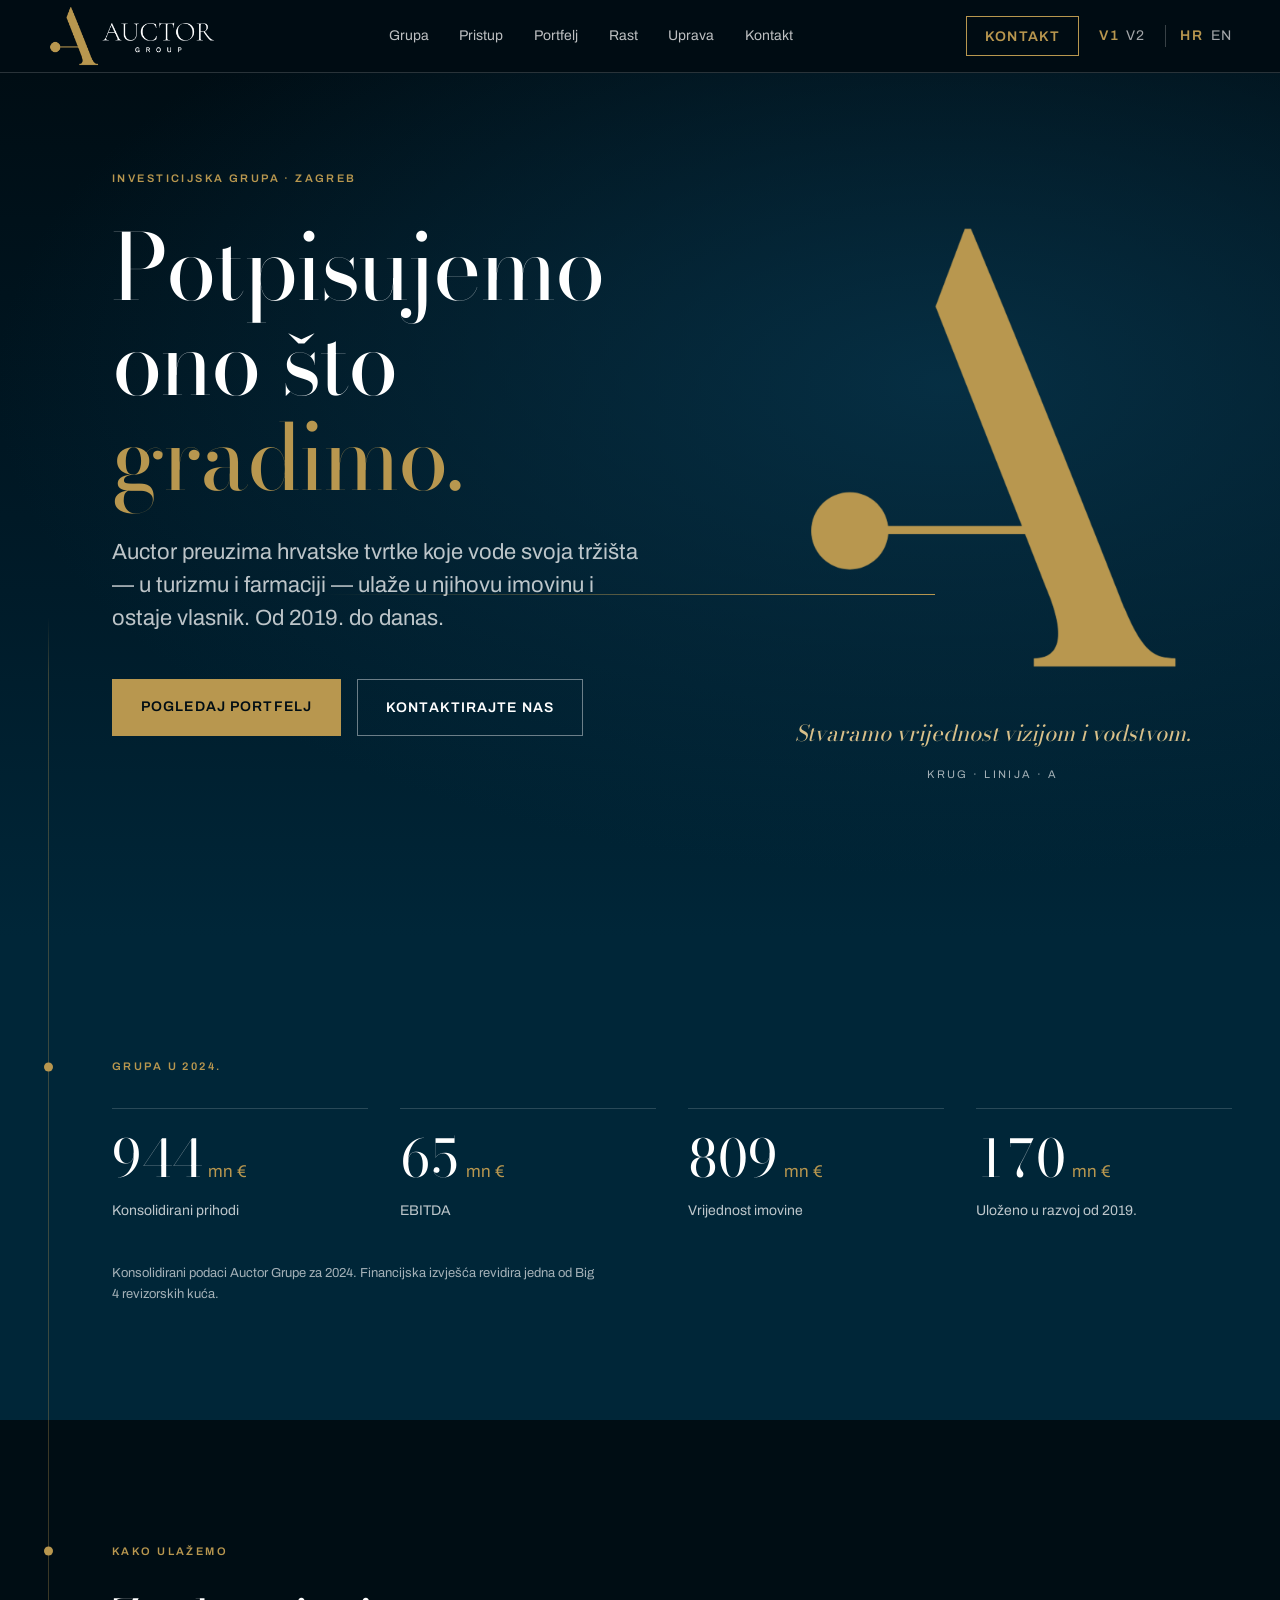
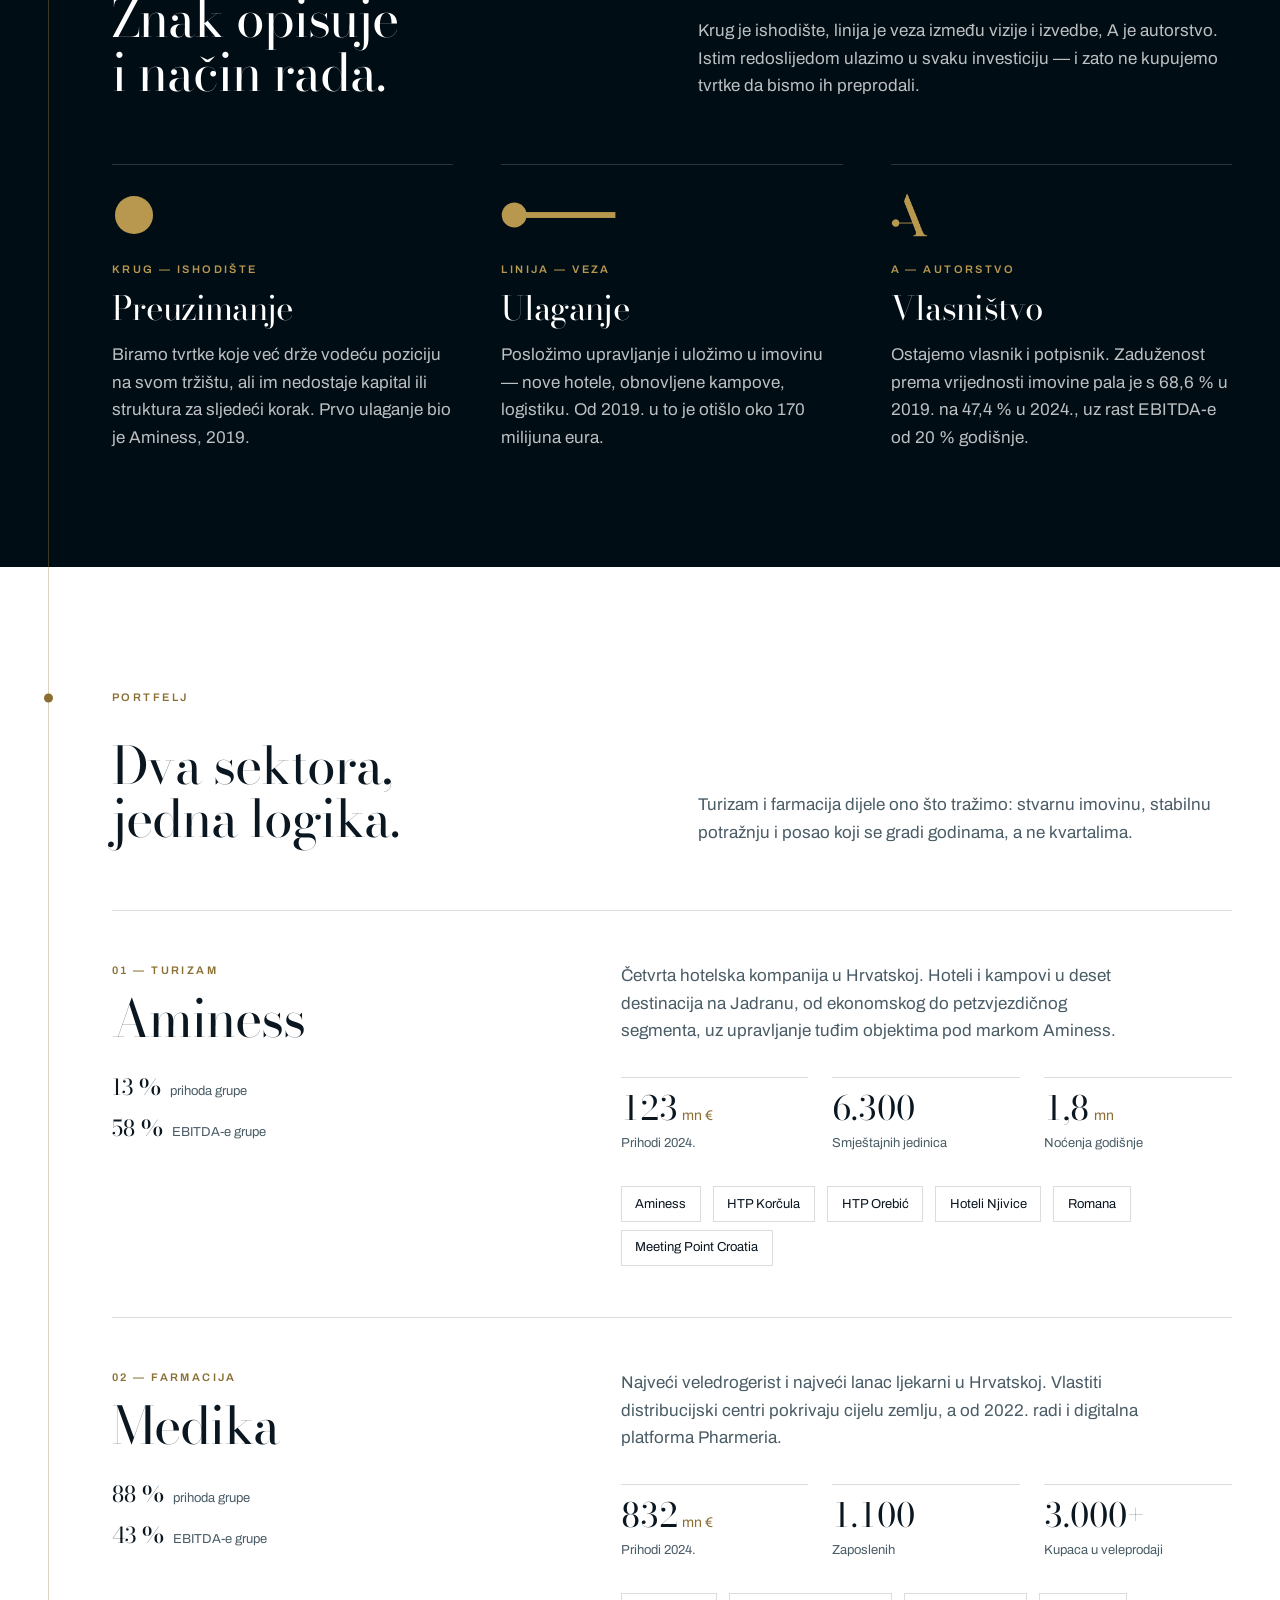
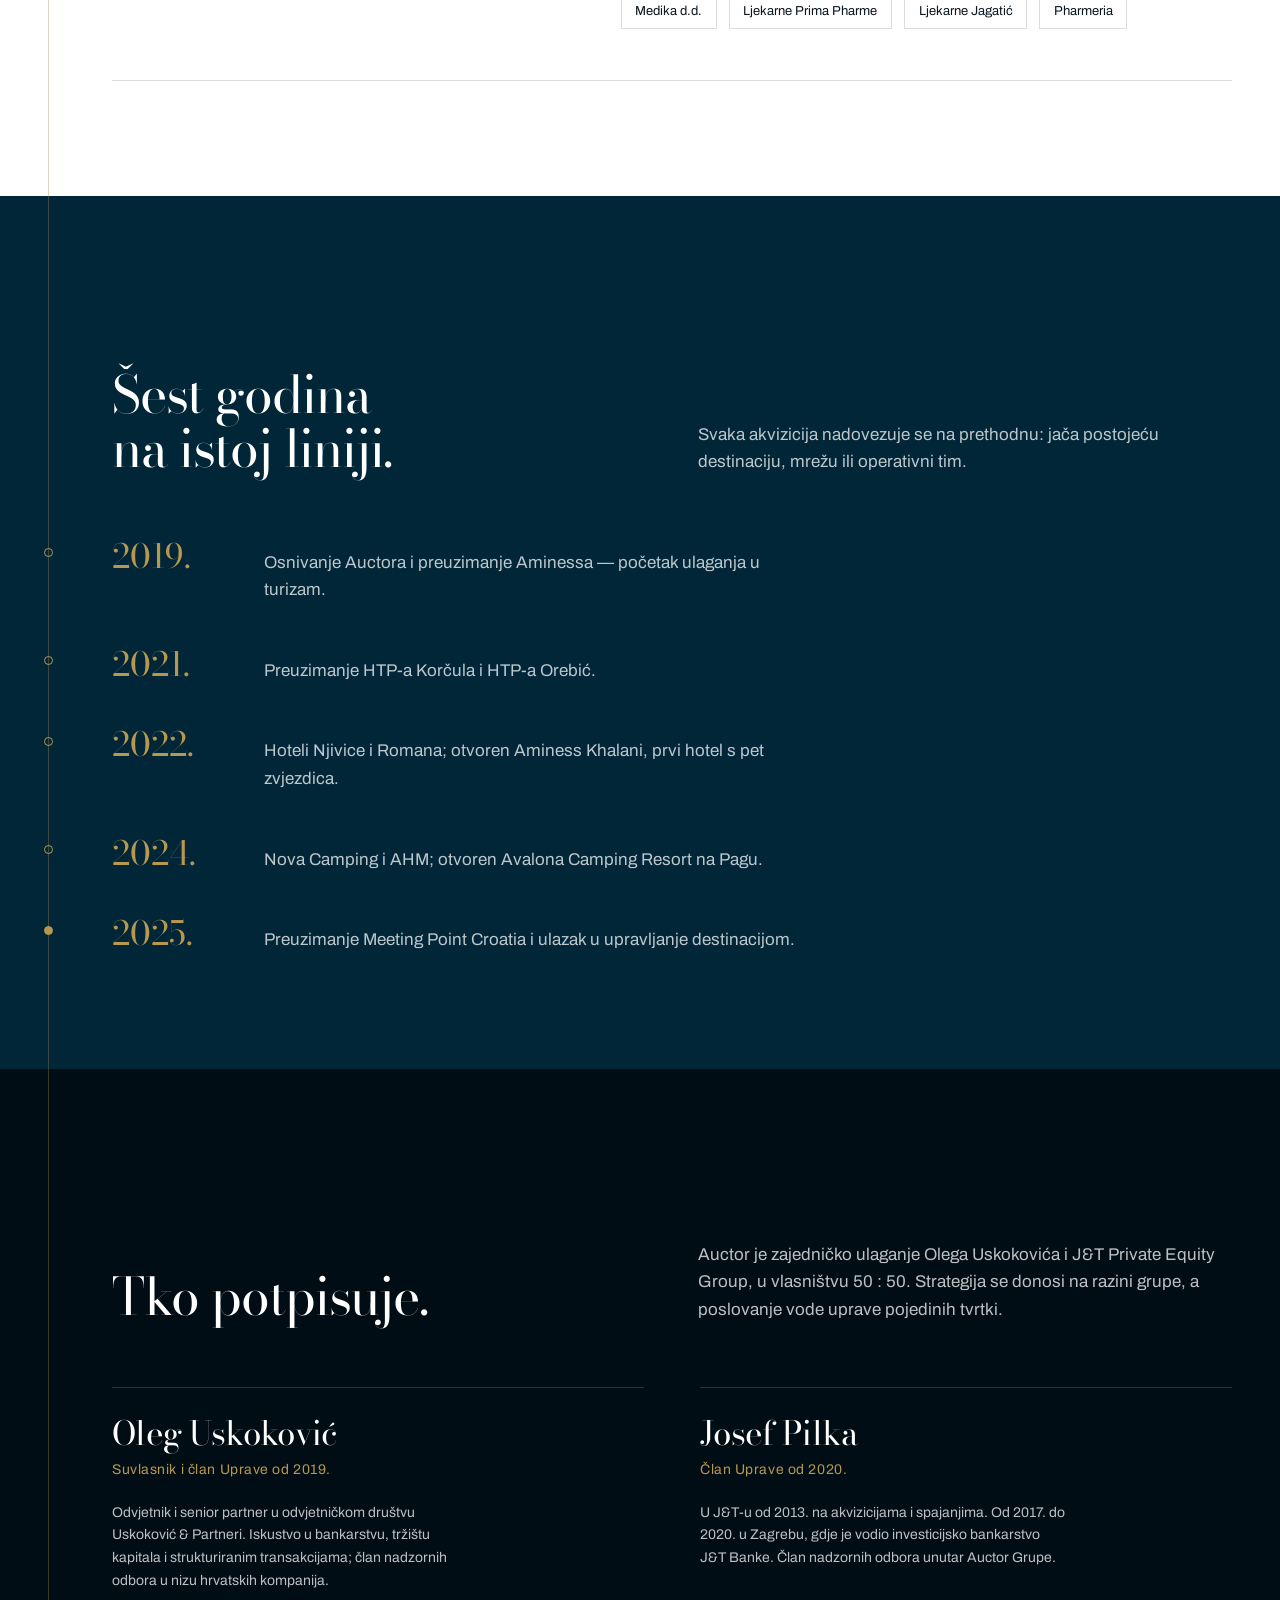
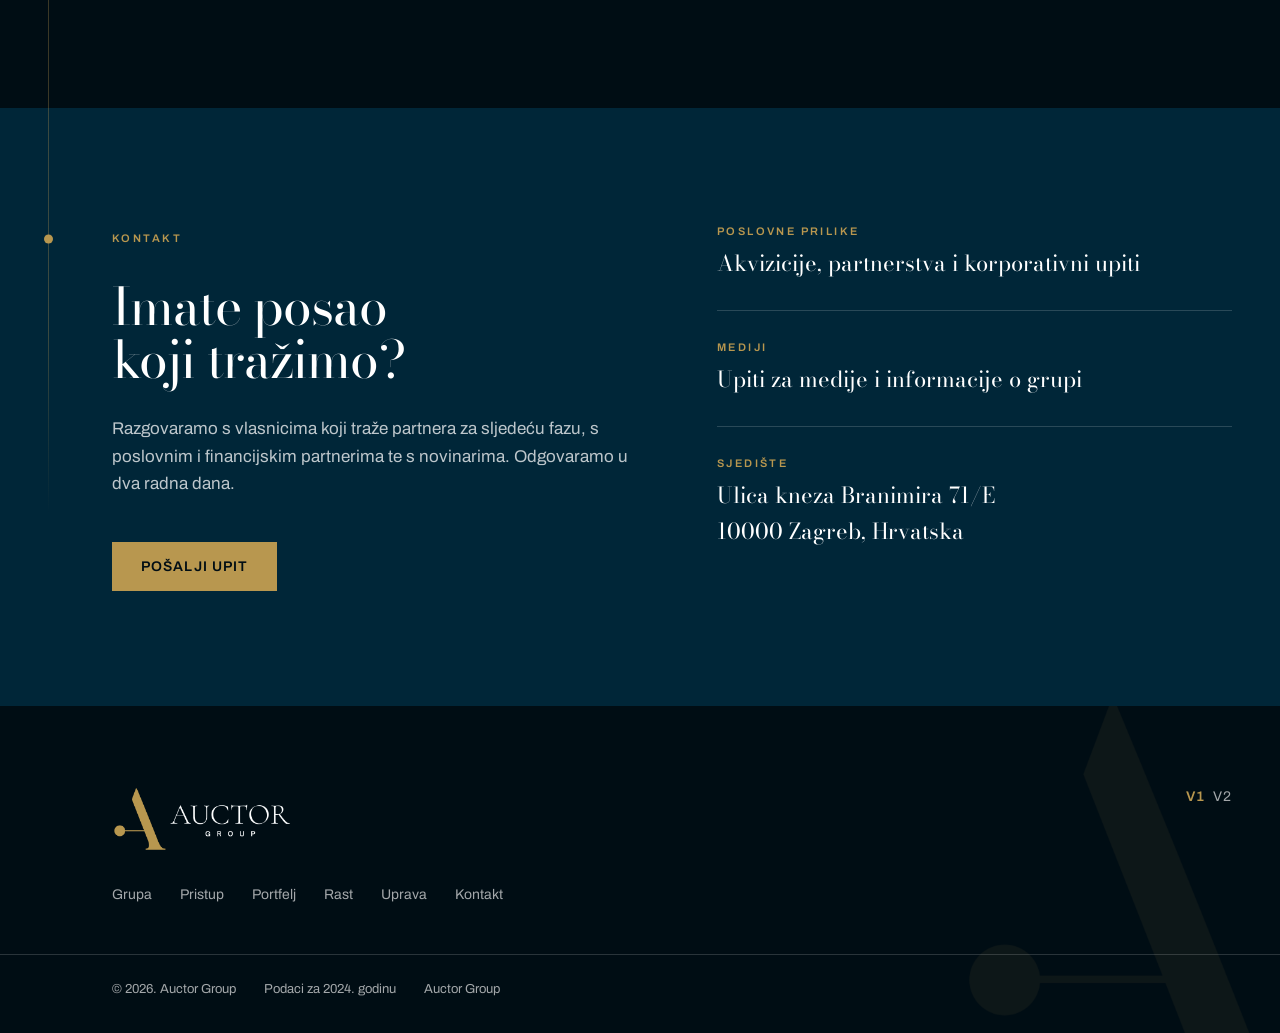
<file: hr/index.html>
<!doctype html>
<html lang="hr">
<head>
<meta charset="utf-8">
<meta name="viewport" content="width=device-width, initial-scale=1">

<title>Auctor Group — ulaganja u turizam i zdravstvo</title>
<meta name="description" content="Auctor Group hrvatska je investicijska grupa koja kroz Aminess i Mediku razvija vodeće kompanije u turizmu i zdravstvu. Pogledajte revidirane rezultate za 2025.">
<meta name="robots" content="index,follow,max-image-preview:large,max-snippet:-1,max-video-preview:-1">
<meta name="googlebot" content="index,follow,max-image-preview:large,max-snippet:-1,max-video-preview:-1">

<link rel="canonical" href="https://www.auctor.hr/hr/">
<link rel="alternate" hreflang="en" href="https://www.auctor.hr/">
<link rel="alternate" hreflang="hr" href="https://www.auctor.hr/hr/">
<link rel="alternate" hreflang="x-default" href="https://www.auctor.hr/">

<meta name="theme-color" content="#000D14">

<link rel="icon" href="/favicon.ico" sizes="32x32">
<link rel="icon" type="image/png" sizes="32x32" href="/assets/favicon-32x32.png">
<link rel="icon" type="image/png" sizes="192x192" href="/assets/favicon-192x192.png">
<link rel="apple-touch-icon" sizes="180x180" href="/assets/apple-touch-icon.png">
<link rel="manifest" href="/site.webmanifest">

<meta property="og:type" content="website">
<meta property="og:locale" content="hr_HR">
<meta property="og:locale:alternate" content="en_GB">
<meta property="og:site_name" content="Auctor Group">
<meta property="og:title" content="Auctor Group — ulaganja u turizam i zdravstvo">
<meta property="og:description" content="Hrvatska investicijska grupa koja kroz Aminess i Mediku razvija vodeće kompanije u turizmu i zdravstvu.">
<meta property="og:url" content="https://www.auctor.hr/hr/">
<meta property="og:image" content="https://www.auctor.hr/assets/photos/hero.jpg">
<meta property="og:image:secure_url" content="https://www.auctor.hr/assets/photos/hero.jpg">
<meta property="og:image:type" content="image/jpeg">
<meta property="og:image:width" content="2400">
<meta property="og:image:height" content="1400">
<meta property="og:image:alt" content="Jadranska obala, jedno od ključnih turističkih tržišta Auctor Grupe">
<meta name="twitter:card" content="summary_large_image">
<meta name="twitter:title" content="Auctor Group — ulaganja u turizam i zdravstvo">
<meta name="twitter:description" content="Hrvatska investicijska grupa koja kroz Aminess i Mediku razvija vodeće kompanije u turizmu i zdravstvu.">
<meta name="twitter:image" content="https://www.auctor.hr/assets/photos/hero.jpg">
<meta name="twitter:image:alt" content="Jadranska obala, jedno od ključnih turističkih tržišta Auctor Grupe">

<link rel="stylesheet" href="/v1/fonts/fonts.css">
<link rel="stylesheet" href="/v1/site.css">
<link rel="stylesheet" href="/v1/contact.css">

<script type="application/ld+json">
{
  "@context": "https://schema.org",
  "@graph": [
    {
      "@type": "Corporation",
      "@id": "https://www.auctor.hr/#organisation",
      "name": "Auctor Group",
      "legalName": "Auctor Holding, a.s.",
      "alternateName": "Auctor Holding",
      "url": "https://www.auctor.hr/",
      "description": "Hrvatska investicijska grupa s dvije glavne operativne platforme: turizam kroz Aminess te distribucija i maloprodaja farmaceutskih proizvoda kroz Mediku.",
      "foundingDate": "2019",
      "identifier": {
        "@type": "PropertyValue",
        "propertyID": "Company registration number",
        "value": "08364028"
      },
      "industry": "Upravljanje ulaganjima, turizam i zdravstvo",
      "logo": {
        "@type": "ImageObject",
        "@id": "https://www.auctor.hr/#logo",
        "url": "https://www.auctor.hr/assets/lockup-v1-onLight.png",
        "contentUrl": "https://www.auctor.hr/assets/lockup-v1-onLight.png",
        "width": 1200,
        "height": 440,
        "caption": "Auctor Group"
      },
      "image": { "@id": "https://www.auctor.hr/#primaryimage" },
      "sameAs": [
        "https://hr.linkedin.com/company/auctorgroup"
      ],
      "areaServed": [
        { "@type": "Country", "name": "Croatia" },
        { "@type": "Country", "name": "Czech Republic" },
        { "@type": "Country", "name": "Slovakia" },
        { "@type": "Country", "name": "Poland" }
      ],
      "address": {
        "@type": "PostalAddress",
        "streetAddress": "Sokolovská 700/113a",
        "addressLocality": "Prague 8 — Karlín",
        "postalCode": "186 00",
        "addressCountry": "CZ"
      },
      "numberOfEmployees": { "@type": "QuantitativeValue", "value": 2555 },
      "subOrganization": [
        { "@id": "https://www.auctor.hr/#auctor-doo" },
        { "@id": "https://www.auctor.hr/#aminess" },
        { "@id": "https://www.auctor.hr/#medika" }
      ]
    },
    {
      "@type": "Organization",
      "@id": "https://www.auctor.hr/#auctor-doo",
      "name": "AUCTOR d.o.o.",
      "legalName": "AUCTOR d.o.o. za poslovno savjetovanje",
      "taxID": "19203050598",
      "identifier": [
        {
          "@type": "PropertyValue",
          "propertyID": "OIB",
          "value": "19203050598"
        },
        {
          "@type": "PropertyValue",
          "propertyID": "Company registration number",
          "value": "01209043"
        }
      ],
      "parentOrganization": { "@id": "https://www.auctor.hr/#organisation" },
      "address": {
        "@type": "PostalAddress",
        "streetAddress": "Ulica kneza Branimira 71/E",
        "addressLocality": "Zagreb",
        "postalCode": "10000",
        "addressCountry": "HR"
      }
    },
    {
      "@type": "Organization",
      "@id": "https://www.auctor.hr/#aminess",
      "name": "Aminess Group",
      "url": "https://www.aminess-hospitality-group.com/",
      "description": "Turistička grupa s 33 hotela, kampa i resorta u 12 destinacija.",
      "parentOrganization": { "@id": "https://www.auctor.hr/#organisation" }
    },
    {
      "@type": "Organization",
      "@id": "https://www.auctor.hr/#medika",
      "name": "Medika d.d.",
      "url": "https://www.medika.hr/",
      "description": "Vodeći hrvatski distributer lijekova i medicinskih proizvoda s vlastitom ljekarničkom mrežom.",
      "parentOrganization": { "@id": "https://www.auctor.hr/#organisation" }
    },
    {
      "@type": "Person",
      "name": "Oleg Uskoković",
      "jobTitle": "Član Uprave",
      "worksFor": { "@id": "https://www.auctor.hr/#organisation" }
    },
    {
      "@type": "Person",
      "name": "Josef Pilka",
      "jobTitle": "Član Uprave",
      "worksFor": { "@id": "https://www.auctor.hr/#organisation" }
    },
    {
      "@type": "WebSite",
      "@id": "https://www.auctor.hr/#website",
      "url": "https://www.auctor.hr/",
      "name": "Auctor Group",
      "alternateName": "Auctor",
      "description": "Auctor Group kroz Aminess i Mediku razvija vodeće kompanije u turizmu i zdravstvu.",
      "publisher": { "@id": "https://www.auctor.hr/#organisation" },
      "inLanguage": "hr"
    },
    {
      "@type": "ImageObject",
      "@id": "https://www.auctor.hr/#primaryimage",
      "url": "https://www.auctor.hr/assets/photos/hero.jpg",
      "contentUrl": "https://www.auctor.hr/assets/photos/hero.jpg",
      "width": 2400,
      "height": 1400,
      "caption": "Jadranska obala, jedno od ključnih turističkih tržišta Auctor Grupe"
    },
    {
      "@type": "WebPage",
      "@id": "https://www.auctor.hr/hr/#webpage",
      "url": "https://www.auctor.hr/hr/",
      "name": "Auctor Group — ulaganja u turizam i zdravstvo",
      "description": "Auctor Group hrvatska je investicijska grupa koja kroz Aminess i Mediku razvija vodeće kompanije u turizmu i zdravstvu.",
      "isPartOf": { "@id": "https://www.auctor.hr/#website" },
      "about": { "@id": "https://www.auctor.hr/#organisation" },
      "primaryImageOfPage": { "@id": "https://www.auctor.hr/#primaryimage" },
      "dateModified": "2026-08-08",
      "inLanguage": "hr"
    }
  ]
}
</script>
</head>
<body>
<a class="skip" href="#main">Prijeđi na sadržaj</a>

<header class="masthead">
  <div class="masthead__inner">
    <a class="brand" href="/hr/" aria-label="Auctor Group V1 — početna">
      <img src="/v1/assets/lockup-v1-onDark.png" alt="Auctor Group" width="1200" height="440">
    </a>
    <nav class="nav" aria-label="Glavna navigacija">
      <a class="nav__link" href="#grupa">Grupa</a>
      <a class="nav__link" href="#pristup">Pristup</a>
      <a class="nav__link" href="#portfelj">Portfelj</a>
      <a class="nav__link" href="#rast">Rast</a>
      <a class="nav__link" href="#uprava">Uprava</a>
      <a class="nav__link" href="#kontakt">Kontakt</a>
    </nav>
    <div class="masthead__side">
      <button class="btn btn--compact js-contact-open" type="button"><span>Kontakt</span></button>
      <nav class="lang" aria-label="Verzije dizajna">
        <a href="/hr/" aria-current="true">V1</a>
        <a href="/v2/hr/">V2</a>
      </nav>
      <nav class="locale-switch" aria-label="Jezici">
        <a href="/hr/" lang="hr" hreflang="hr" aria-current="page">HR</a>
        <a href="/" lang="en" hreflang="en">EN</a>
      </nav>
    </div>
  </div>
</header>

<main id="main">

  <!-- ============ HERO ============ -->
  <section class="section hero">
    <div class="shell hero__grid">
      <div>
        <p class="eyebrow reveal">Investicijska grupa · Zagreb</p>
        <h1 class="hero__title reveal reveal--d1">Potpisujemo<br>ono što <em>gradimo.</em></h1>
        <p class="hero__lede reveal reveal--d2">
          Auctor preuzima hrvatske tvrtke koje vode svoja tržišta — u turizmu i farmaciji —
          ulaže u njihovu imovinu i ostaje vlasnik. Od 2019. do danas.
        </p>
        <div class="hero__actions reveal reveal--d3">
          <a class="btn btn--solid" href="#portfelj"><span>Pogledaj portfelj</span></a>
          <button class="btn btn--ghost js-contact-open" type="button"><span>Kontaktirajte nas</span></button>
        </div>
        <p class="hero__meta reveal reveal--d3">
          <span>Osnovano 2019.</span>
          <span>Turizam i farmacija</span>
          <span>Oko 3.500 zaposlenih</span>
        </p>
      </div>

      <figure class="sign" data-parallax="-0.04" data-parallax-max="24" style="margin:0">
        <span class="sign__line" aria-hidden="true"></span>
        <div class="sign__art" role="img" aria-label="Znak Auctora: krug, linija i slovo A"></div>
        <figcaption class="sign__caption">
          Stvaramo vrijednost vizijom i vodstvom.
          <span>Krug · Linija · A</span>
        </figcaption>
      </figure>
    </div>
  </section>

  <!-- ============ BROJKE ============ -->
  <section class="section section--navy section--thread" id="grupa" aria-labelledby="grupa-h">
    <div class="shell">
      <p class="eyebrow reveal">Grupa u 2024.</p>
      <h2 class="u-hidden" id="grupa-h">Grupa u brojkama</h2>
      <div class="figures">
        <div class="figure reveal">
          <p class="figure__value">944 <span class="figure__unit">mn €</span></p>
          <p class="figure__label">Konsolidirani prihodi</p>
        </div>
        <div class="figure reveal reveal--d1">
          <p class="figure__value">65 <span class="figure__unit">mn €</span></p>
          <p class="figure__label">EBITDA</p>
        </div>
        <div class="figure reveal reveal--d2">
          <p class="figure__value">809 <span class="figure__unit">mn €</span></p>
          <p class="figure__label">Vrijednost imovine</p>
        </div>
        <div class="figure reveal reveal--d3">
          <p class="figure__value">170 <span class="figure__unit">mn €</span></p>
          <p class="figure__label">Uloženo u razvoj od 2019.</p>
        </div>
      </div>
      <p class="figures__note reveal">
        Konsolidirani podaci Auctor Grupe za 2024. Financijska izvješća revidira jedna
        od Big 4 revizorskih kuća.
      </p>
    </div>
  </section>

  <!-- ============ PRISTUP ============ -->
  <section class="section section--thread" id="pristup" aria-labelledby="pristup-h">
    <div class="shell">
      <p class="eyebrow reveal">Kako ulažemo</p>
      <div class="lead reveal">
        <h2 class="lead__title" id="pristup-h">Znak opisuje<br>i način rada.</h2>
        <p class="lead__text">
          Krug je ishodište, linija je veza između vizije i izvedbe, A je autorstvo.
          Istim redoslijedom ulazimo u svaku investiciju — i zato ne kupujemo tvrtke
          da bismo ih preprodali.
        </p>
      </div>

      <ol class="steps">
        <li class="step reveal">
          <p class="step__glyph">
            <svg viewBox="0 0 60 60" aria-hidden="true" focusable="false">
              <circle class="g-fill" cx="30" cy="30" r="26"></circle>
            </svg>
          </p>
          <p class="step__kicker">Krug — ishodište</p>
          <h3 class="step__title">Preuzimanje</h3>
          <p class="step__text">
            Biramo tvrtke koje već drže vodeću poziciju na svom tržištu, ali im nedostaje
            kapital ili struktura za sljedeći korak. Prvo ulaganje bio je Aminess, 2019.
          </p>
        </li>
        <li class="step reveal reveal--d1">
          <p class="step__glyph">
            <svg viewBox="0 0 160 60" aria-hidden="true" focusable="false">
              <circle class="g-fill" cx="18" cy="30" r="17"></circle>
              <rect class="g-fill" x="34" y="26" width="122" height="8"></rect>
            </svg>
          </p>
          <p class="step__kicker">Linija — veza</p>
          <h3 class="step__title">Ulaganje</h3>
          <p class="step__text">
            Posložimo upravljanje i uložimo u imovinu — nove hotele, obnovljene kampove,
            logistiku. Od 2019. u to je otišlo oko 170 milijuna eura.
          </p>
        </li>
        <li class="step reveal reveal--d2">
          <p class="step__glyph"><span class="step__mark" aria-hidden="true"></span></p>
          <p class="step__kicker">A — autorstvo</p>
          <h3 class="step__title">Vlasništvo</h3>
          <p class="step__text">
            Ostajemo vlasnik i potpisnik. Zaduženost prema vrijednosti imovine pala je
            s 68,6 % u 2019. na 47,4 % u 2024., uz rast EBITDA-e od 20 % godišnje.
          </p>
        </li>
      </ol>
    </div>
  </section>

  <!-- ============ PORTFELJ ============ -->
  <section class="section section--paper section--thread" id="portfelj" aria-labelledby="portfelj-h">
    <div class="shell">
      <p class="eyebrow reveal">Portfelj</p>
      <div class="lead reveal">
        <h2 class="lead__title" id="portfelj-h">Dva sektora,<br>jedna logika.</h2>
        <p class="lead__text">
          Turizam i farmacija dijele ono što tražimo: stvarnu imovinu, stabilnu potražnju
          i posao koji se gradi godinama, a ne kvartalima.
        </p>
      </div>

      <div>
        <article class="holding reveal">
          <div class="holding__grid">
            <div>
              <p class="holding__index">01 — Turizam</p>
              <h3 class="holding__name">Aminess</h3>
              <p class="holding__share">
                <span><b>13 %</b> prihoda grupe</span>
                <span><b>58 %</b> EBITDA-e grupe</span>
              </p>
            </div>
            <div>
              <p class="holding__text">
                Četvrta hotelska kompanija u Hrvatskoj. Hoteli i kampovi u deset destinacija
                na Jadranu, od ekonomskog do petzvjezdičnog segmenta, uz upravljanje tuđim
                objektima pod markom Aminess.
              </p>
              <div class="kpis">
                <div class="kpi">
                  <p class="kpi__value">123 <span class="kpi__unit">mn €</span></p>
                  <p class="kpi__label">Prihodi 2024.</p>
                </div>
                <div class="kpi">
                  <p class="kpi__value">6.300</p>
                  <p class="kpi__label">Smještajnih jedinica</p>
                </div>
                <div class="kpi">
                  <p class="kpi__value">1,8 <span class="kpi__unit">mn</span></p>
                  <p class="kpi__label">Noćenja godišnje</p>
                </div>
              </div>
              <p class="members">
                <span class="member">Aminess</span>
                <span class="member">HTP Korčula</span>
                <span class="member">HTP Orebić</span>
                <span class="member">Hoteli Njivice</span>
                <span class="member">Romana</span>
                <span class="member">Meeting Point Croatia</span>
              </p>
            </div>
          </div>
        </article>

        <article class="holding reveal">
          <div class="holding__grid">
            <div>
              <p class="holding__index">02 — Farmacija</p>
              <h3 class="holding__name">Medika</h3>
              <p class="holding__share">
                <span><b>88 %</b> prihoda grupe</span>
                <span><b>43 %</b> EBITDA-e grupe</span>
              </p>
            </div>
            <div>
              <p class="holding__text">
                Najveći veledrogerist i najveći lanac ljekarni u Hrvatskoj. Vlastiti
                distribucijski centri pokrivaju cijelu zemlju, a od 2022. radi i digitalna
                platforma Pharmeria.
              </p>
              <div class="kpis">
                <div class="kpi">
                  <p class="kpi__value">832 <span class="kpi__unit">mn €</span></p>
                  <p class="kpi__label">Prihodi 2024.</p>
                </div>
                <div class="kpi">
                  <p class="kpi__value">1.100</p>
                  <p class="kpi__label">Zaposlenih</p>
                </div>
                <div class="kpi">
                  <p class="kpi__value">3.000+</p>
                  <p class="kpi__label">Kupaca u veleprodaji</p>
                </div>
              </div>
              <p class="members">
                <span class="member">Medika d.d.</span>
                <span class="member">Ljekarne Prima Pharme</span>
                <span class="member">Ljekarne Jagatić</span>
                <span class="member">Pharmeria</span>
              </p>
            </div>
          </div>
        </article>
      </div>
    </div>
  </section>

  <!-- ============ RAST ============ -->
  <section class="section section--navy section--thread" id="rast" aria-labelledby="rast-h">
    <div class="shell">
      <p class="eyebrow reveal">Rast</p>
      <div class="lead reveal">
        <h2 class="lead__title" id="rast-h">Šest godina<br>na istoj liniji.</h2>
        <p class="lead__text">
          Svaka akvizicija nadovezuje se na prethodnu: jača postojeću destinaciju,
          mrežu ili operativni tim.
        </p>
      </div>

      <ol class="track">
        <li class="track__item reveal">
          <div class="track__row">
            <p class="track__year">2019.</p>
            <p class="track__text">Osnivanje Auctora i preuzimanje Aminessa — početak ulaganja u turizam.</p>
          </div>
        </li>
        <li class="track__item reveal">
          <div class="track__row">
            <p class="track__year">2021.</p>
            <p class="track__text">Preuzimanje HTP-a Korčula i HTP-a Orebić.</p>
          </div>
        </li>
        <li class="track__item reveal">
          <div class="track__row">
            <p class="track__year">2022.</p>
            <p class="track__text">Hoteli Njivice i Romana; otvoren Aminess Khalani, prvi hotel s pet zvjezdica.</p>
          </div>
        </li>
        <li class="track__item reveal">
          <div class="track__row">
            <p class="track__year">2024.</p>
            <p class="track__text">Nova Camping i AHM; otvoren Avalona Camping Resort na Pagu.</p>
          </div>
        </li>
        <li class="track__item track__item--now reveal">
          <div class="track__row">
            <p class="track__year">2025.</p>
            <p class="track__text">Preuzimanje Meeting Point Croatia i ulazak u upravljanje destinacijom.</p>
          </div>
        </li>
      </ol>
    </div>
  </section>

  <!-- ============ UPRAVA ============ -->
  <section class="section section--thread" id="uprava" aria-labelledby="uprava-h">
    <div class="shell">
      <p class="eyebrow reveal">Uprava</p>
      <div class="lead reveal">
        <h2 class="lead__title" id="uprava-h">Tko potpisuje.</h2>
        <p class="lead__text">
          Auctor je zajedničko ulaganje Olega Uskokovića i J&amp;T Private Equity Group,
          u vlasništvu 50 : 50. Strategija se donosi na razini grupe, a poslovanje vode
          uprave pojedinih tvrtki.
        </p>
      </div>

      <div class="people">
        <article class="person reveal">
          <h3 class="person__name">Oleg Uskoković</h3>
          <p class="person__role">Suvlasnik i član Uprave od 2019.</p>
          <p class="person__bio">
            Odvjetnik i senior partner u odvjetničkom društvu Uskoković &amp; Partneri.
            Iskustvo u bankarstvu, tržištu kapitala i strukturiranim transakcijama;
            član nadzornih odbora u nizu hrvatskih kompanija.
          </p>
        </article>
        <article class="person reveal reveal--d1">
          <h3 class="person__name">Josef Pilka</h3>
          <p class="person__role">Član Uprave od 2020.</p>
          <p class="person__bio">
            U J&amp;T-u od 2013. na akvizicijama i spajanjima. Od 2017. do 2020. u Zagrebu,
            gdje je vodio investicijsko bankarstvo J&amp;T Banke. Član nadzornih odbora
            unutar Auctor Grupe.
          </p>
        </article>
      </div>
    </div>
  </section>

  <!-- ============ KONTAKT ============ -->
  <section class="section section--navy section--thread section--last" id="kontakt" aria-labelledby="kontakt-h">
    <div class="shell contact">
      <div class="reveal">
        <p class="eyebrow">Kontakt</p>
        <h2 class="contact__title" id="kontakt-h">Imate posao<br>koji tražimo?</h2>
        <p class="lead__text" style="margin-top:1.75rem">
          Razgovaramo s vlasnicima koji traže partnera za sljedeću fazu, s poslovnim
          i financijskim partnerima te s novinarima. Odgovaramo u dva radna dana.
        </p>
        <p class="hero__actions">
          <button class="btn btn--solid js-contact-open" type="button"><span>Pošalji upit</span></button>
        </p>
      </div>

      <div class="contact__list reveal reveal--d1">
        <div class="contact__row">
          <p class="contact__key">Poslovne prilike</p>
          <p class="contact__val">Akvizicije, partnerstva i korporativni upiti</p>
        </div>
        <div class="contact__row">
          <p class="contact__key">Mediji</p>
          <p class="contact__val">Upiti za medije i informacije o grupi</p>
        </div>
        <div class="contact__row">
          <p class="contact__key">Sjedište</p>
          <p class="contact__val">Ulica kneza Branimira 71/E<br>10000 Zagreb, Hrvatska</p>
        </div>
      </div>
    </div>
  </section>
</main>

<footer class="footer">
  <div class="footer__mark" aria-hidden="true"></div>
  <div class="shell footer__inner">
    <div>
      <img src="/v1/assets/lockup-v1-onDark.png" alt="Auctor Group" width="1200" height="440" style="width:180px" loading="lazy">
      <nav class="footer__nav" aria-label="Podnožje">
        <a href="#grupa">Grupa</a>
        <a href="#pristup">Pristup</a>
        <a href="#portfelj">Portfelj</a>
        <a href="#rast">Rast</a>
        <a href="#uprava">Uprava</a>
        <a href="#kontakt">Kontakt</a>
      </nav>
    </div>
    <nav class="lang" aria-label="Verzije dizajna">
      <a href="/hr/" aria-current="true">V1</a>
      <a href="/v2/hr/">V2</a>
    </nav>
  </div>
  <div class="shell footer__legal">
    <span>© 2026. Auctor Group</span>
    <span>Podaci za 2024. godinu</span>
    <span>Auctor Group</span>
  </div>
</footer>

<dialog class="contact-modal" id="contact-dialog" aria-labelledby="contact-dialog-title">
  <div class="contact-modal__panel">
    <header class="contact-modal__head">
      <div>
        <p class="eyebrow">Kontakt</p>
        <h2 id="contact-dialog-title">Započnimo razgovor.</h2>
      </div>
      <button class="contact-modal__close" type="button" aria-label="Zatvori kontakt obrazac" data-contact-close>
        <svg viewBox="0 0 24 24" aria-hidden="true" focusable="false"><path d="M5 5l14 14M19 5L5 19"/></svg>
      </button>
    </header>

    <form class="contact-form" id="contact-form" name="contact-v1-hr" action="/contact.ashx" method="post" data-netlify="true" netlify-honeypot="website">
      <input type="hidden" name="form-name" value="contact-v1-hr">
      <p class="contact-form__intro">Ostavite nekoliko podataka kako bismo vaš upit usmjerili odgovarajućoj osobi.</p>

      <div class="contact-form__grid">
        <label class="field">
          <span>Ime i prezime</span>
          <input type="text" name="fullName" autocomplete="name" maxlength="120" required>
        </label>
        <label class="field">
          <span>Tvrtka</span>
          <input type="text" name="company" autocomplete="organization" maxlength="160">
        </label>
        <label class="field">
          <span>Poslovna e-pošta</span>
          <input type="email" name="email" autocomplete="email" inputmode="email" maxlength="254" required>
        </label>
        <label class="field">
          <span>Telefon <small>neobavezno</small></span>
          <input type="tel" name="phone" autocomplete="tel" maxlength="40">
        </label>
        <label class="field field--wide">
          <span>Tema</span>
          <select name="topic" required>
            <option value="">Odaberite temu</option>
            <option value="business-opportunity">Poslovna prilika</option>
            <option value="partnership">Partnerstvo</option>
            <option value="media">Upit za medije</option>
            <option value="other">Ostalo</option>
          </select>
        </label>
        <label class="field field--wide">
          <span>Poruka</span>
          <textarea name="message" rows="6" minlength="20" maxlength="4000" required></textarea>
        </label>
      </div>

      <label class="contact-form__consent">
        <input type="checkbox" name="consent" value="yes" required>
        <span>Pristajem da Auctor koristi ove podatke isključivo kako bi odgovorio na moj upit.</span>
      </label>

      <label class="contact-form__trap" aria-hidden="true">
        <span>Web-stranica</span>
        <input type="text" name="website" tabindex="-1" autocomplete="off">
      </label>

      <div class="contact-form__actions">
        <button class="btn btn--solid" type="submit"><span>Pošalji poruku</span></button>
        <p class="contact-form__status" id="contact-form-status" role="status" aria-live="polite"></p>
      </div>
    </form>
  </div>
</dialog>

<script src="/motion.js"></script>
<script>
(function () {
  var reduce = window.matchMedia('(prefers-reduced-motion: reduce)');
  var targets = document.querySelectorAll('.reveal, .sign, .track__item');

  if (reduce.matches || !('IntersectionObserver' in window)) {
    targets.forEach(function (el) { el.classList.add('is-in'); });
    return;
  }

  var io = new IntersectionObserver(function (entries) {
    entries.forEach(function (entry) {
      if (!entry.isIntersecting) return;
      entry.target.classList.add('is-in');
      io.unobserve(entry.target);
    });
  }, { rootMargin: '0px 0px -10% 0px', threshold: 0.1 });

  targets.forEach(function (el) { io.observe(el); });
})();
</script>
<script src="../variants.js"></script>
</body>
</html>
</file>
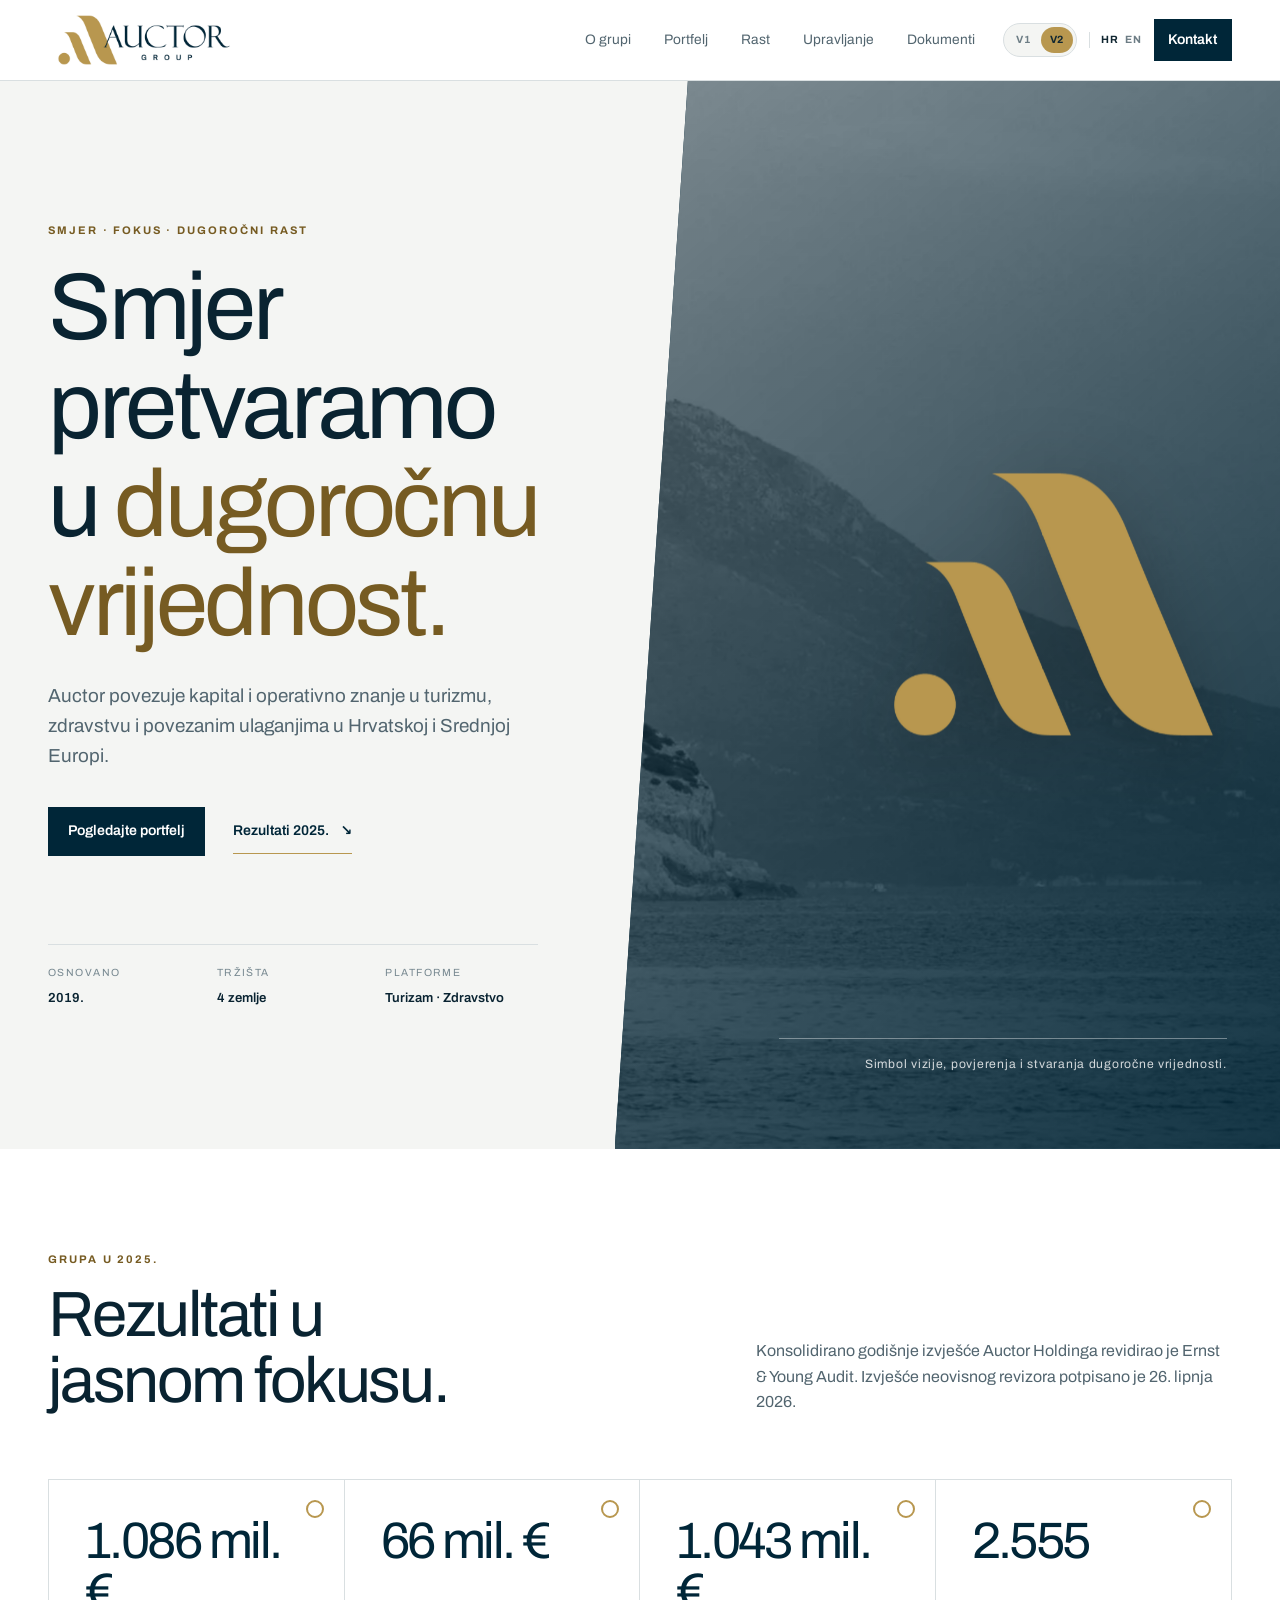
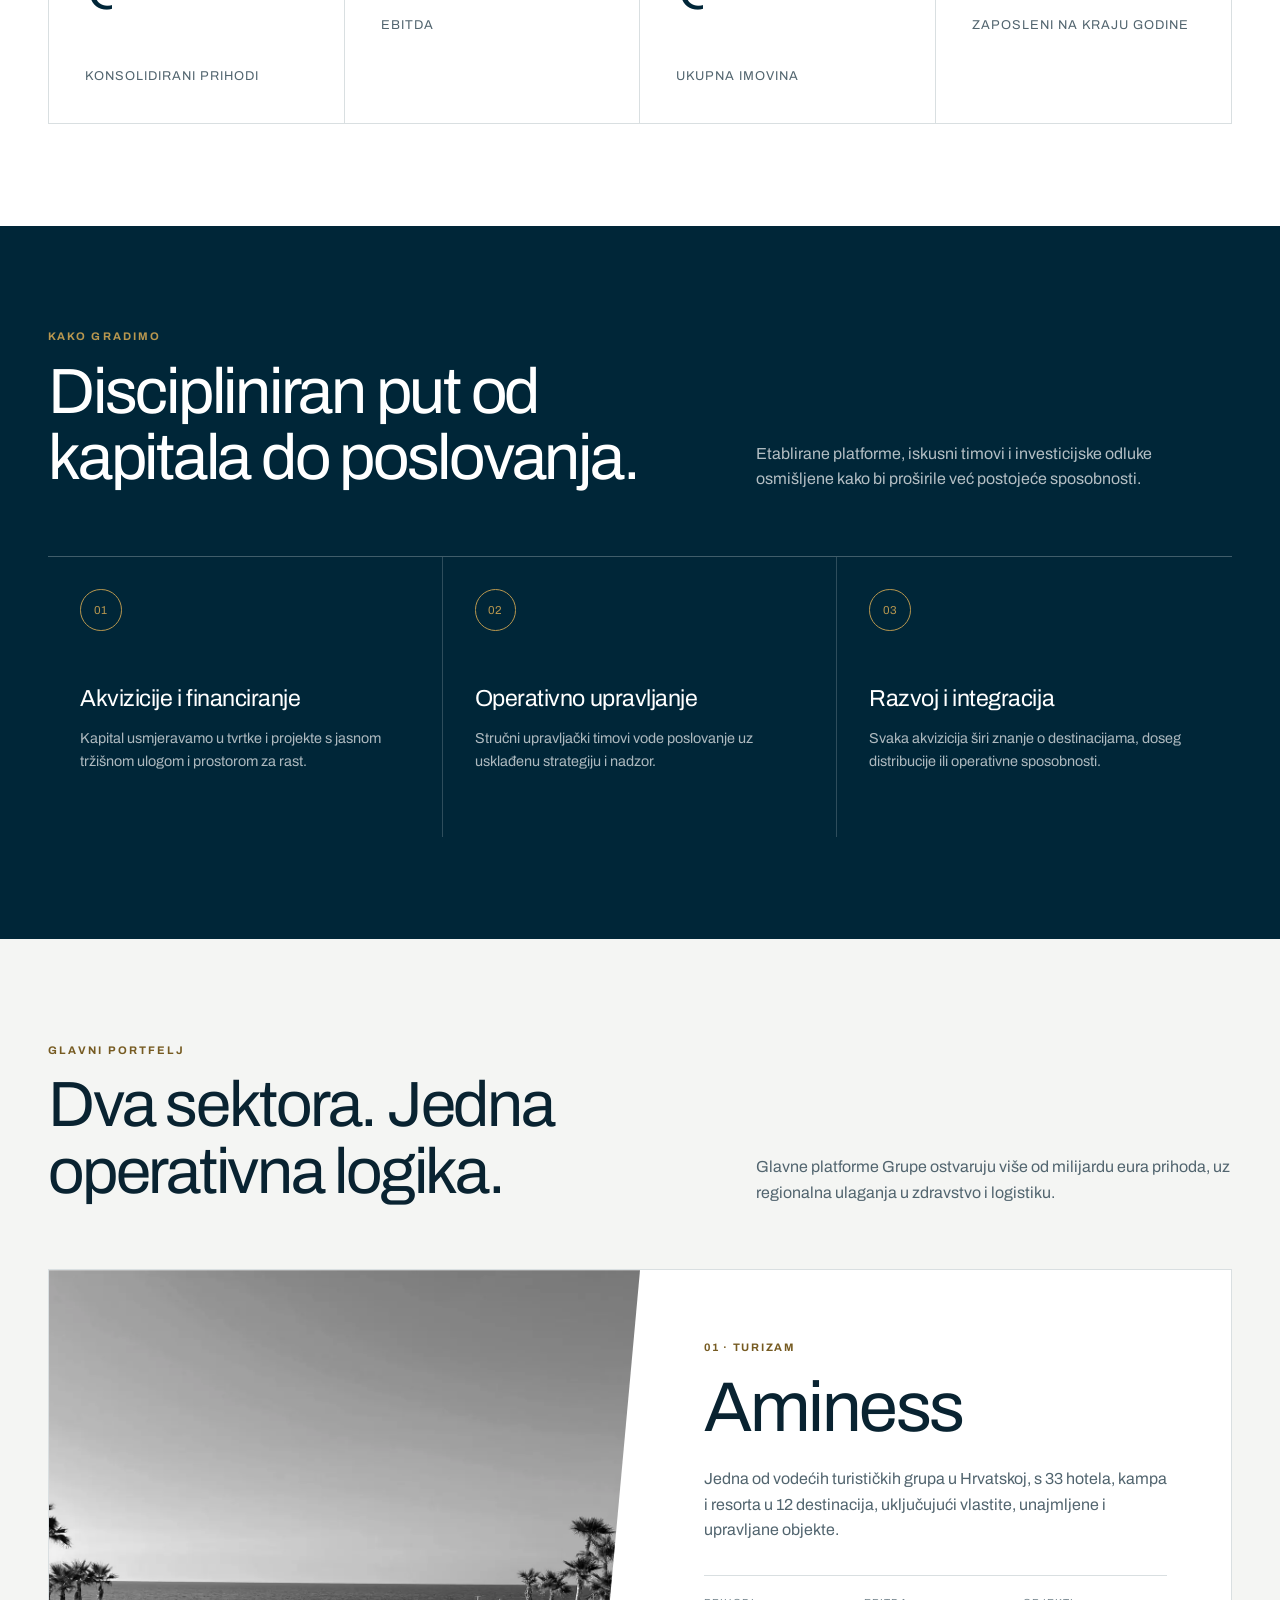
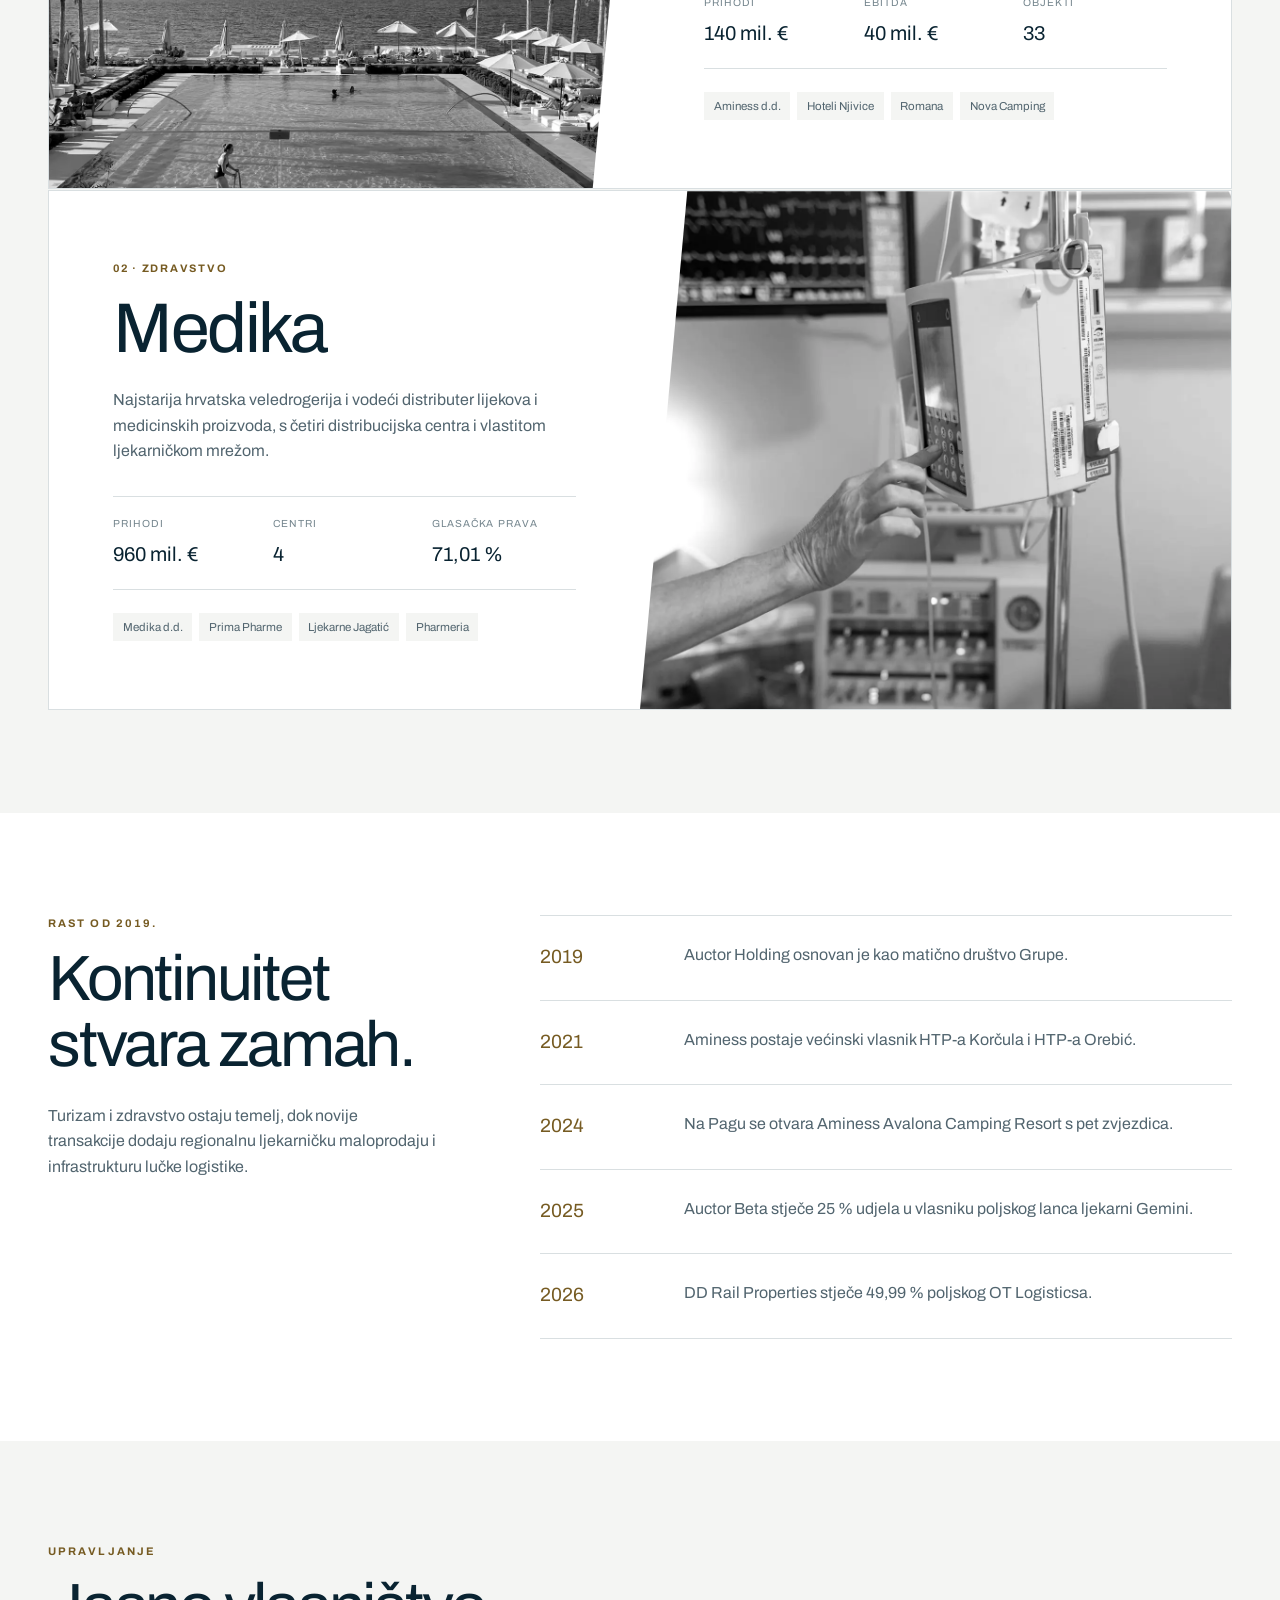
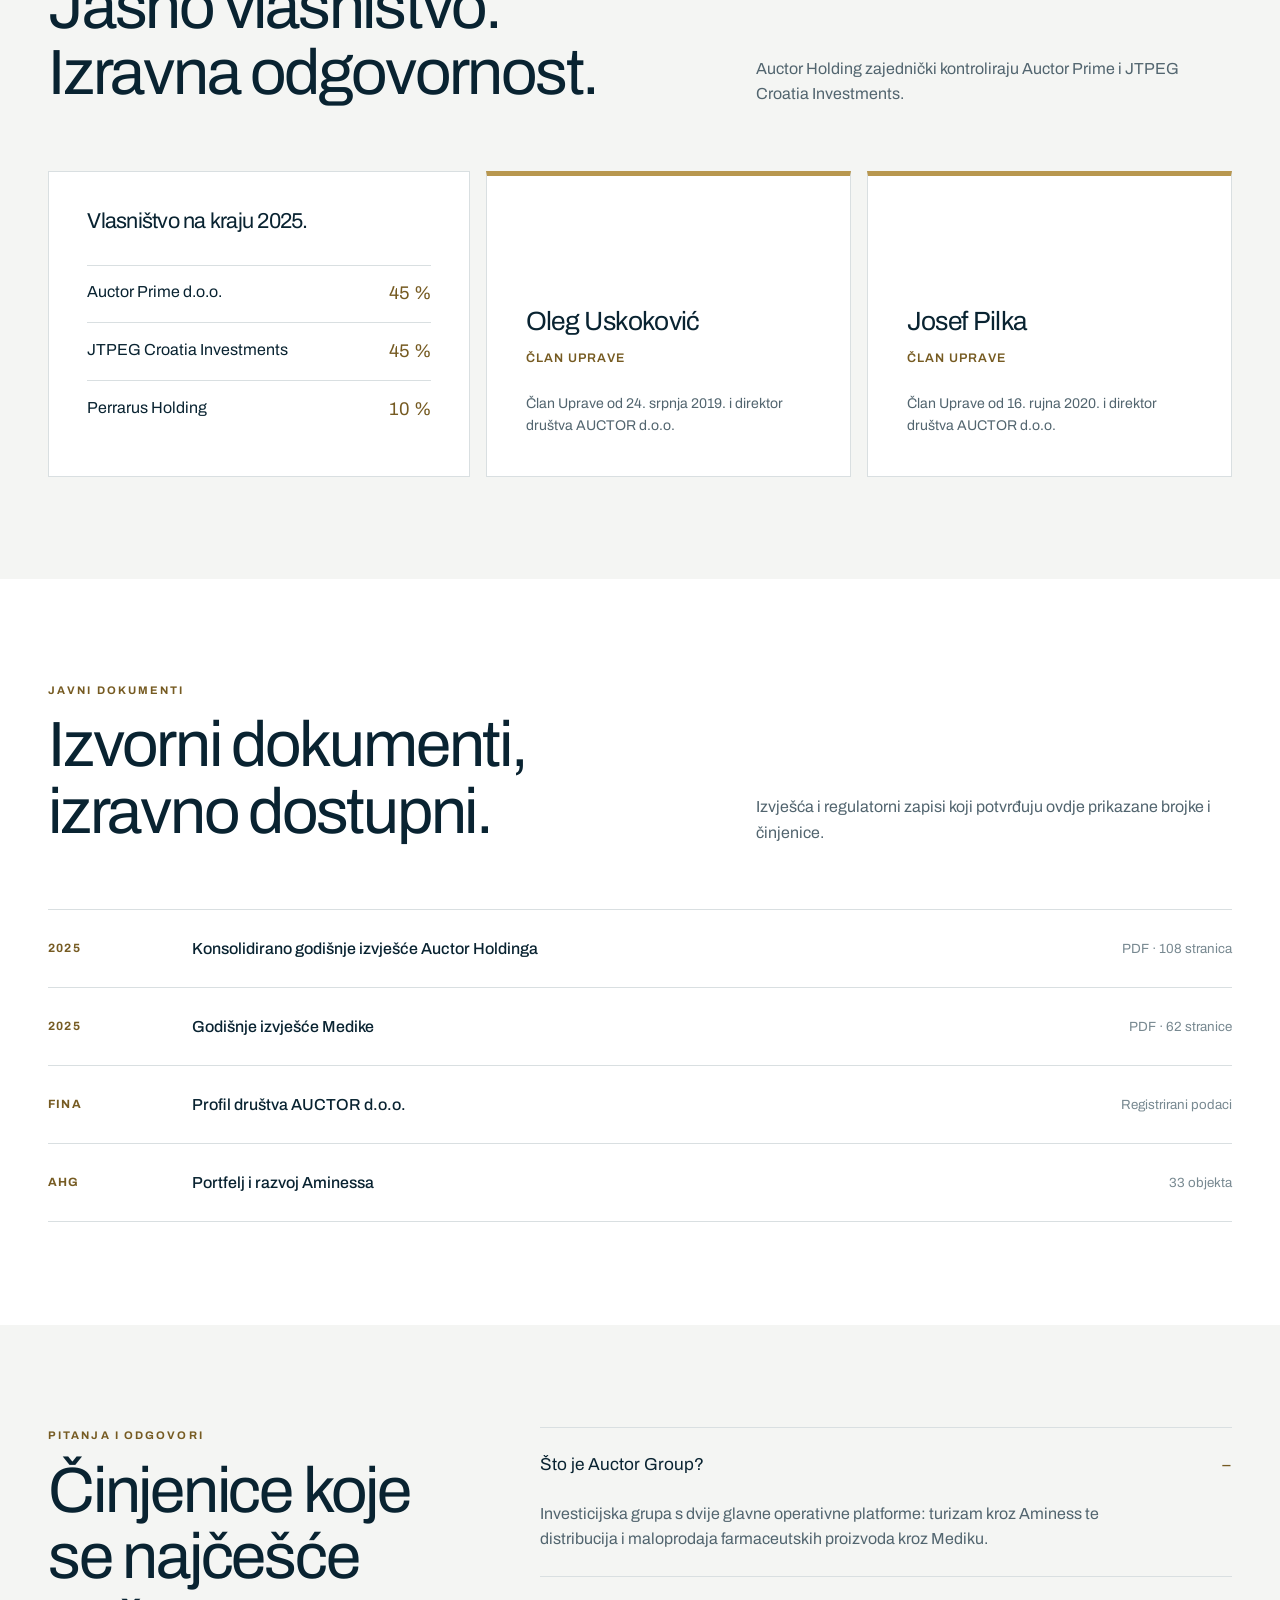
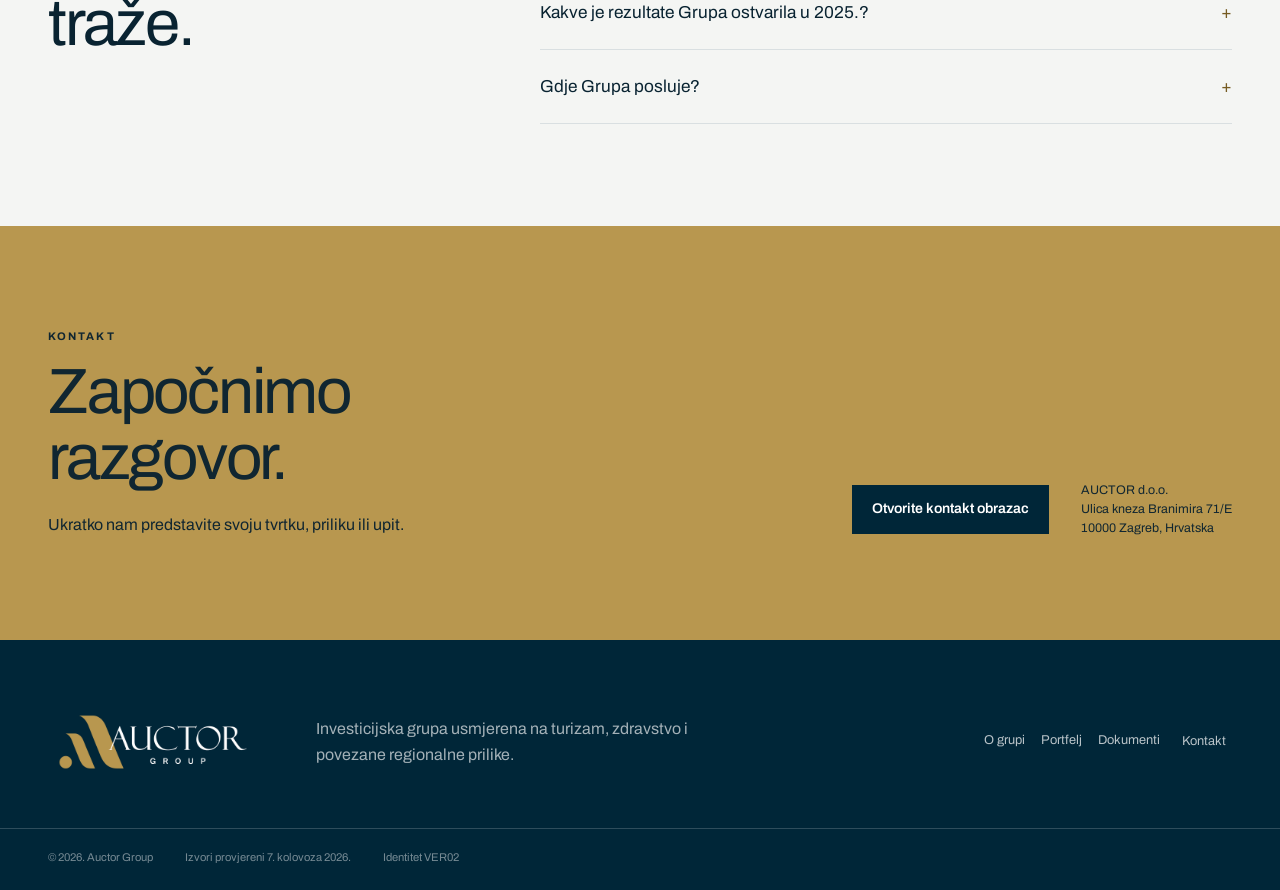
<file: v2/index.html>
<!doctype html>
<html lang="hr">
<head>
<meta charset="utf-8">
<meta name="viewport" content="width=device-width, initial-scale=1">
<title>Auctor Group — smjer prema dugoročnoj vrijednosti</title>
<meta name="description" content="Auctor Group razvija vodeće kompanije u turizmu i zdravstvu. Istražite koncept identiteta VER02.">
<meta name="robots" content="noindex,follow">
<meta name="googlebot" content="noindex,follow">
<link rel="canonical" href="https://www.auctor.hr/">
<link rel="alternate" hreflang="en" href="https://www.auctor.hr/v2/en/">
<link rel="alternate" hreflang="hr" href="https://www.auctor.hr/v2/">
<link rel="alternate" hreflang="x-default" href="https://www.auctor.hr/v2/">
<meta name="theme-color" content="#ffffff">
<link rel="icon" type="image/png" sizes="32x32" href="/assets/identities/v3-favicon-32x32.png">
<link rel="icon" type="image/png" sizes="192x192" href="/assets/identities/v3-favicon-192x192.png">
<link rel="apple-touch-icon" sizes="180x180" href="/assets/identities/v3-apple-touch-icon.png">
<link rel="manifest" href="/site.webmanifest">
<link rel="preload" href="/assets/photos/hero.webp" as="image" type="image/webp">
<meta property="og:type" content="website">
<meta property="og:locale" content="hr_HR">
<meta property="og:site_name" content="Auctor Group">
<meta property="og:title" content="Auctor Group — smjer prema dugoročnoj vrijednosti">
<meta property="og:description" content="Auctor Group VER02: fokusiran identitet za stvaranje dugoročne vrijednosti.">
<meta property="og:url" content="https://www.auctor.hr/v2/">
<meta property="og:image" content="https://www.auctor.hr/assets/photos/hero.jpg">
<meta property="og:image:width" content="2400">
<meta property="og:image:height" content="1400">
<meta property="og:image:alt" content="Jadranska obala i planine">
<meta name="twitter:card" content="summary_large_image">
<meta name="twitter:title" content="Auctor Group — smjer prema dugoročnoj vrijednosti">
<meta name="twitter:description" content="Auctor Group VER02: fokusiran identitet za stvaranje dugoročne vrijednosti.">
<meta name="twitter:image" content="https://www.auctor.hr/assets/photos/hero.jpg">
<meta name="twitter:image:alt" content="Jadranska obala i planine">
<link rel="stylesheet" href="/fonts/fonts.css">
<link rel="stylesheet" href="/v2/site.css">
</head>
<body>
<a class="skip" href="#main">Prijeđi na sadržaj</a>

<header class="site-header">
  <div class="shell header__row">
    <a class="brand" href="/v2/" aria-label="Auctor Group VER02 — početna">
      <img src="/assets/identities/v3-logo-light.png" alt="Auctor Group" width="1100" height="396">
    </a>
    <nav class="primary-nav" aria-label="Glavna navigacija">
      <a href="#about">O grupi</a>
      <a href="#portfolio">Portfelj</a>
      <a href="#growth">Rast</a>
      <a href="#governance">Upravljanje</a>
      <a href="#documents">Dokumenti</a>
    </nav>
    <div class="header__actions">
      <nav class="version-switch" aria-label="Verzije dizajna">
        <a href="/">V1</a>
        <a href="/v2/" aria-current="page">V2</a>
      </nav>
      <nav class="language-switch" aria-label="Jezici">
        <a href="/v2/" lang="hr" hreflang="hr" aria-current="page">HR</a>
        <a href="/v2/en/" lang="en" hreflang="en">EN</a>
      </nav>
      <button class="button button--small js-contact-open" type="button">Kontakt</button>
    </div>
  </div>
  <nav class="mobile-nav shell" aria-label="Mobilna navigacija">
    <a href="#about">O grupi</a><a href="#portfolio">Portfelj</a><a href="#growth">Rast</a>
    <a href="#governance">Upravljanje</a><a href="#documents">Dokumenti</a>
    <button class="js-contact-open" type="button">Kontakt</button>
  </nav>
</header>

<main id="main">
  <section class="hero">
    <div class="shell hero__grid">
      <div class="hero__copy" data-reveal>
        <p class="kicker">Smjer · Fokus · Dugoročni rast</p>
        <h1>Smjer pretvaramo u <em>dugoročnu vrijednost.</em></h1>
        <p class="hero__lede">Auctor povezuje kapital i operativno znanje u turizmu,
          zdravstvu i povezanim ulaganjima u Hrvatskoj i Srednjoj Europi.</p>
        <div class="hero__actions">
          <a class="button" href="#portfolio">Pogledajte portfelj</a>
          <a class="text-link" href="#about">Rezultati 2025. <span aria-hidden="true">↘</span></a>
        </div>
        <dl class="hero__facts">
          <div><dt>Osnovano</dt><dd>2019.</dd></div>
          <div><dt>Tržišta</dt><dd>4 zemlje</dd></div>
          <div><dt>Platforme</dt><dd>Turizam · Zdravstvo</dd></div>
        </dl>
      </div>
      <div class="hero__visual" data-reveal>
        <picture data-parallax="0.1" data-parallax-max="68">
          <source srcset="/assets/photos/hero.webp" type="image/webp">
          <img src="/assets/photos/hero.jpg" alt="Jadranska obala i planine" width="2400" height="1400" fetchpriority="high">
        </picture>
        <span class="hero__veil" aria-hidden="true"></span>
        <img class="hero__mark" data-parallax="-0.035" data-parallax-max="24" src="/assets/identities/v3-mark-gold.png" alt="" width="1096" height="900" aria-hidden="true">
        <p class="hero__caption">Simbol vizije, povjerenja i stvaranja dugoročne vrijednosti.</p>
      </div>
    </div>
  </section>

  <section class="section performance" id="about" aria-labelledby="about-title">
    <div class="shell">
      <div class="section-head" data-reveal>
        <div><p class="kicker">Grupa u 2025.</p><h2 id="about-title">Rezultati u jasnom fokusu.</h2></div>
        <p>Konsolidirano godišnje izvješće Auctor Holdinga revidirao je Ernst &amp; Young Audit.
          Izvješće neovisnog revizora potpisano je 26. lipnja 2026.</p>
      </div>
      <div class="metric-grid" data-reveal>
        <article><p class="metric__value">1.086 mil. €</p><p>Konsolidirani prihodi</p></article>
        <article><p class="metric__value">66 mil. €</p><p>EBITDA</p></article>
        <article><p class="metric__value">1.043 mil. €</p><p>Ukupna imovina</p></article>
        <article><p class="metric__value">2.555</p><p>Zaposleni na kraju godine</p></article>
      </div>
    </div>
  </section>

  <section class="section approach" aria-labelledby="approach-title">
    <div class="shell">
      <div class="section-head section-head--light" data-reveal>
        <div><p class="kicker">Kako gradimo</p><h2 id="approach-title">Discipliniran put od kapitala do poslovanja.</h2></div>
        <p>Etablirane platforme, iskusni timovi i investicijske odluke osmišljene kako bi
          proširile već postojeće sposobnosti.</p>
      </div>
      <ol class="steps" data-reveal>
        <li><span>01</span><h3>Akvizicije i financiranje</h3><p>Kapital usmjeravamo u tvrtke i projekte s jasnom tržišnom ulogom i prostorom za rast.</p></li>
        <li><span>02</span><h3>Operativno upravljanje</h3><p>Stručni upravljački timovi vode poslovanje uz usklađenu strategiju i nadzor.</p></li>
        <li><span>03</span><h3>Razvoj i integracija</h3><p>Svaka akvizicija širi znanje o destinacijama, doseg distribucije ili operativne sposobnosti.</p></li>
      </ol>
    </div>
  </section>

  <section class="section portfolio" id="portfolio" aria-labelledby="portfolio-title">
    <div class="shell">
      <div class="section-head" data-reveal>
        <div><p class="kicker">Glavni portfelj</p><h2 id="portfolio-title">Dva sektora. Jedna operativna logika.</h2></div>
        <p>Glavne platforme Grupe ostvaruju više od milijardu eura prihoda,
          uz regionalna ulaganja u zdravstvo i logistiku.</p>
      </div>

      <article class="portfolio-card" data-reveal>
        <picture class="portfolio-card__image">
          <source srcset="/assets/photos/turizam.webp" type="image/webp">
          <img src="/assets/photos/turizam.jpg" alt="Bazen hotela na obali s pogledom na more" width="1600" height="1100" loading="lazy">
        </picture>
        <div class="portfolio-card__content">
          <p class="card-index">01 · Turizam</p><h3>Aminess</h3>
          <p>Jedna od vodećih turističkih grupa u Hrvatskoj, s 33 hotela, kampa i resorta
            u 12 destinacija, uključujući vlastite, unajmljene i upravljane objekte.</p>
          <dl class="card-facts"><div><dt>Prihodi</dt><dd>140 mil. €</dd></div><div><dt>EBITDA</dt><dd>40 mil. €</dd></div><div><dt>Objekti</dt><dd>33</dd></div></dl>
          <p class="tags"><span>Aminess d.d.</span><span>Hoteli Njivice</span><span>Romana</span><span>Nova Camping</span></p>
        </div>
      </article>

      <article class="portfolio-card portfolio-card--reverse" data-reveal>
        <picture class="portfolio-card__image">
          <source srcset="/assets/photos/farmacija.webp" type="image/webp">
          <img src="/assets/photos/farmacija.jpg" alt="Medicinska oprema u bolničkoj sobi" width="1600" height="1100" loading="lazy">
        </picture>
        <div class="portfolio-card__content">
          <p class="card-index">02 · Zdravstvo</p><h3>Medika</h3>
          <p>Najstarija hrvatska veledrogerija i vodeći distributer lijekova i medicinskih
            proizvoda, s četiri distribucijska centra i vlastitom ljekarničkom mrežom.</p>
          <dl class="card-facts"><div><dt>Prihodi</dt><dd>960 mil. €</dd></div><div><dt>Centri</dt><dd>4</dd></div><div><dt>Glasačka prava</dt><dd>71,01 %</dd></div></dl>
          <p class="tags"><span>Medika d.d.</span><span>Prima Pharme</span><span>Ljekarne Jagatić</span><span>Pharmeria</span></p>
        </div>
      </article>
    </div>
  </section>

  <section class="section growth" id="growth" aria-labelledby="growth-title">
    <div class="shell growth__grid">
      <div class="growth__intro" data-reveal>
        <p class="kicker">Rast od 2019.</p><h2 id="growth-title">Kontinuitet stvara zamah.</h2>
        <p>Turizam i zdravstvo ostaju temelj, dok novije transakcije dodaju regionalnu
          ljekarničku maloprodaju i infrastrukturu lučke logistike.</p>
      </div>
      <ol class="timeline" data-reveal>
        <li><time>2019</time><p>Auctor Holding osnovan je kao matično društvo Grupe.</p></li>
        <li><time>2021</time><p>Aminess postaje većinski vlasnik HTP-a Korčula i HTP-a Orebić.</p></li>
        <li><time>2024</time><p>Na Pagu se otvara Aminess Avalona Camping Resort s pet zvjezdica.</p></li>
        <li><time>2025</time><p>Auctor Beta stječe 25 % udjela u vlasniku poljskog lanca ljekarni Gemini.</p></li>
        <li><time>2026</time><p>DD Rail Properties stječe 49,99 % poljskog OT Logisticsa.</p></li>
      </ol>
    </div>
  </section>

  <section class="section governance" id="governance" aria-labelledby="governance-title">
    <div class="shell">
      <div class="section-head" data-reveal>
        <div><p class="kicker">Upravljanje</p><h2 id="governance-title">Jasno vlasništvo. Izravna odgovornost.</h2></div>
        <p>Auctor Holding zajednički kontroliraju Auctor Prime i JTPEG Croatia Investments.</p>
      </div>
      <div class="governance-grid" data-reveal>
        <article class="ownership"><h3>Vlasništvo na kraju 2025.</h3><dl><div><dt>Auctor Prime d.o.o.</dt><dd>45 %</dd></div><div><dt>JTPEG Croatia Investments</dt><dd>45 %</dd></div><div><dt>Perrarus Holding</dt><dd>10 %</dd></div></dl></article>
        <article class="person"><p class="person__name">Oleg Uskoković</p><p class="person__role">Član Uprave</p><p>Član Uprave od 24. srpnja 2019. i direktor društva AUCTOR d.o.o.</p></article>
        <article class="person"><p class="person__name">Josef Pilka</p><p class="person__role">Član Uprave</p><p>Član Uprave od 16. rujna 2020. i direktor društva AUCTOR d.o.o.</p></article>
      </div>
    </div>
  </section>

  <section class="section documents" id="documents" aria-labelledby="documents-title">
    <div class="shell">
      <div class="section-head" data-reveal>
        <div><p class="kicker">Javni dokumenti</p><h2 id="documents-title">Izvorni dokumenti, izravno dostupni.</h2></div>
        <p>Izvješća i regulatorni zapisi koji potvrđuju ovdje prikazane brojke i činjenice.</p>
      </div>
      <div class="document-list" data-reveal>
        <a href="https://www.datocms-assets.com/145797/1782751970-auctor-holding_consolidated-annual-report_2025-eng.pdf" target="_blank" rel="noopener"><span>2025</span><strong>Konsolidirano godišnje izvješće Auctor Holdinga</strong><small>PDF · 108 stranica</small></a>
        <a href="https://www.medika.hr/media/3443/fs-200-medika_financijski-izvje%C5%A1taj-2025-eng.pdf" target="_blank" rel="noopener"><span>2025</span><strong>Godišnje izvješće Medike</strong><small>PDF · 62 stranice</small></a>
        <a href="https://infobiz.fina.hr/tvrtka/auctor-d-o-o/OIB-19203050598" target="_blank" rel="noopener"><span>FINA</span><strong>Profil društva AUCTOR d.o.o.</strong><small>Registrirani podaci</small></a>
        <a href="https://www.aminess-hospitality-group.com/hr/o-nama/" target="_blank" rel="noopener"><span>AHG</span><strong>Portfelj i razvoj Aminessa</strong><small>33 objekta</small></a>
      </div>
    </div>
  </section>

  <section class="section faq" aria-labelledby="faq-title">
    <div class="shell faq__grid">
      <div data-reveal><p class="kicker">Pitanja i odgovori</p><h2 id="faq-title">Činjenice koje se najčešće traže.</h2></div>
      <div class="faq__items" data-reveal>
        <details open><summary>Što je Auctor Group?</summary><p>Investicijska grupa s dvije glavne operativne platforme: turizam kroz Aminess te distribucija i maloprodaja farmaceutskih proizvoda kroz Mediku.</p></details>
        <details><summary>Kakve je rezultate Grupa ostvarila u 2025.?</summary><p>1,086 milijardi eura konsolidiranih prihoda, 66 milijuna eura EBITDA-e i 20,6 milijuna eura neto dobiti.</p></details>
        <details><summary>Gdje Grupa posluje?</summary><p>U Hrvatskoj, Češkoj, Slovačkoj i Poljskoj, s glavnim operativnim platformama ukorijenjenima u Hrvatskoj.</p></details>
      </div>
    </div>
  </section>

  <section class="contact-cta">
    <div class="shell contact-cta__grid" data-reveal>
      <div><p class="kicker">Kontakt</p><h2>Započnimo razgovor.</h2><p>Ukratko nam predstavite svoju tvrtku, priliku ili upit.</p></div>
      <div class="contact-cta__action"><button class="button js-contact-open" type="button">Otvorite kontakt obrazac</button><p>AUCTOR d.o.o.<br>Ulica kneza Branimira 71/E<br>10000 Zagreb, Hrvatska</p></div>
    </div>
  </section>
</main>

<footer class="footer">
  <div class="shell footer__row">
    <img src="/assets/identities/v3-logo-dark.png" alt="Auctor Group" width="1100" height="396" loading="lazy">
    <p>Investicijska grupa usmjerena na turizam, zdravstvo i povezane regionalne prilike.</p>
    <nav aria-label="Navigacija podnožja"><a href="#about">O grupi</a><a href="#portfolio">Portfelj</a><a href="#documents">Dokumenti</a><button class="js-contact-open" type="button">Kontakt</button></nav>
  </div>
  <div class="shell footer__legal"><span>© 2026. Auctor Group</span><span>Izvori provjereni 7. kolovoza 2026.</span><span>Identitet VER02</span></div>
</footer>

<dialog class="contact-modal" id="contact-dialog" aria-labelledby="contact-dialog-title">
  <div class="contact-modal__panel">
    <header class="contact-modal__head"><div><p class="kicker">Kontaktirajte Auctor</p><h2 id="contact-dialog-title">Započnimo razgovor.</h2></div><button class="contact-modal__close" type="button" aria-label="Zatvori kontakt obrazac" data-contact-close>×</button></header>
    <form class="contact-form" id="contact-form" name="contact-v2-hr" action="/contact.ashx" method="post" data-netlify="true" netlify-honeypot="website">
      <input type="hidden" name="form-name" value="contact-v2-hr">
      <p>Ostavite nekoliko podataka kako bismo vaš upit usmjerili odgovarajućoj osobi.</p>
      <div class="contact-form__grid">
        <label class="field"><span>Ime i prezime</span><input type="text" name="fullName" autocomplete="name" maxlength="120" required></label>
        <label class="field"><span>Tvrtka</span><input type="text" name="company" autocomplete="organization" maxlength="160"></label>
        <label class="field"><span>Poslovna e-pošta</span><input type="email" name="email" autocomplete="email" maxlength="254" required></label>
        <label class="field"><span>Telefon <small>neobavezno</small></span><input type="tel" name="phone" autocomplete="tel" maxlength="40"></label>
        <label class="field field--wide"><span>Tema</span><select name="topic" required><option value="">Odaberite temu</option><option value="business-opportunity">Poslovna prilika</option><option value="partnership">Partnerstvo</option><option value="media">Upit za medije</option><option value="other">Ostalo</option></select></label>
        <label class="field field--wide"><span>Poruka</span><textarea name="message" rows="6" minlength="20" maxlength="4000" required></textarea></label>
      </div>
      <label class="contact-form__consent"><input type="checkbox" name="consent" value="yes" required><span>Pristajem da Auctor koristi ove podatke isključivo kako bi odgovorio na moj upit.</span></label>
      <label class="contact-form__trap" aria-hidden="true"><span>Web-stranica</span><input type="text" name="website" tabindex="-1" autocomplete="off"></label>
      <div class="contact-form__actions"><button class="button" type="submit">Pošalji poruku</button><p class="contact-form__status" id="contact-form-status" role="status" aria-live="polite"></p></div>
    </form>
  </div>
</dialog>

<script src="/motion.js"></script>
<script src="/variants.js"></script>
</body>
</html>
</file>
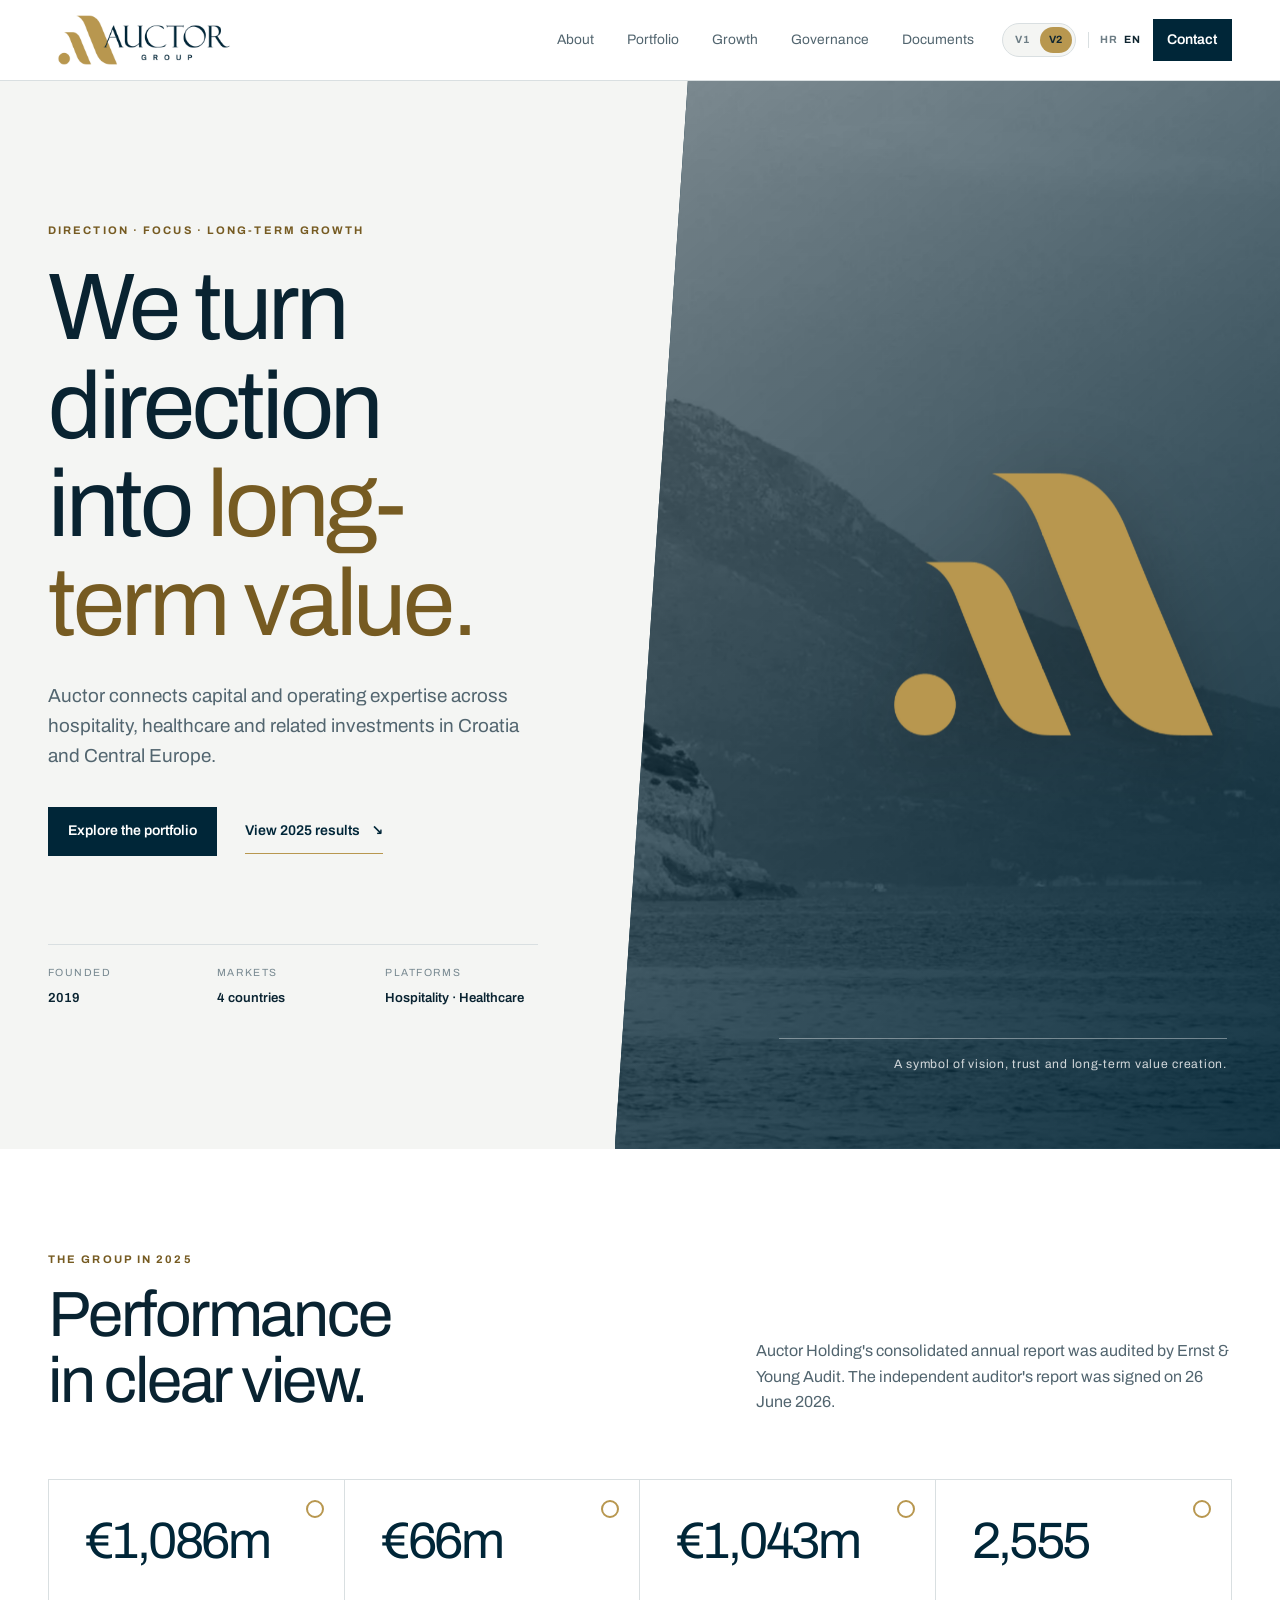
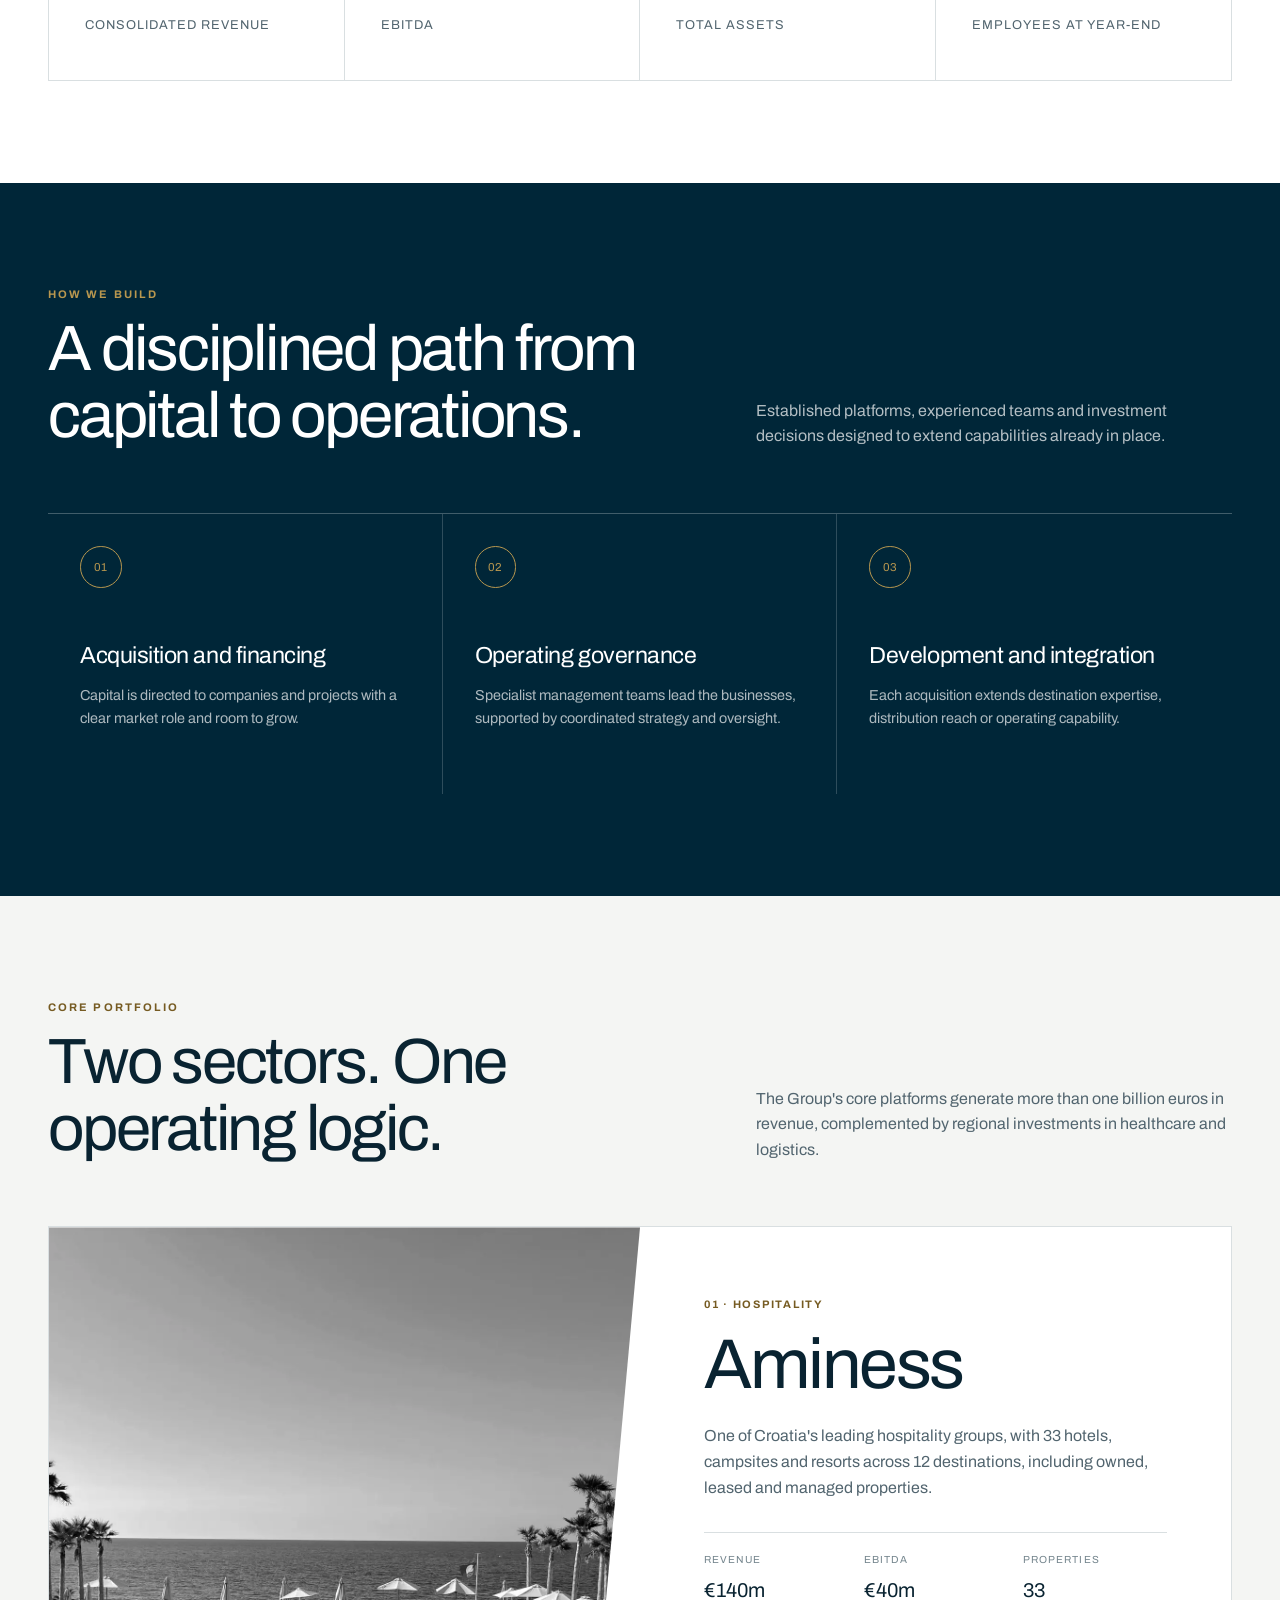
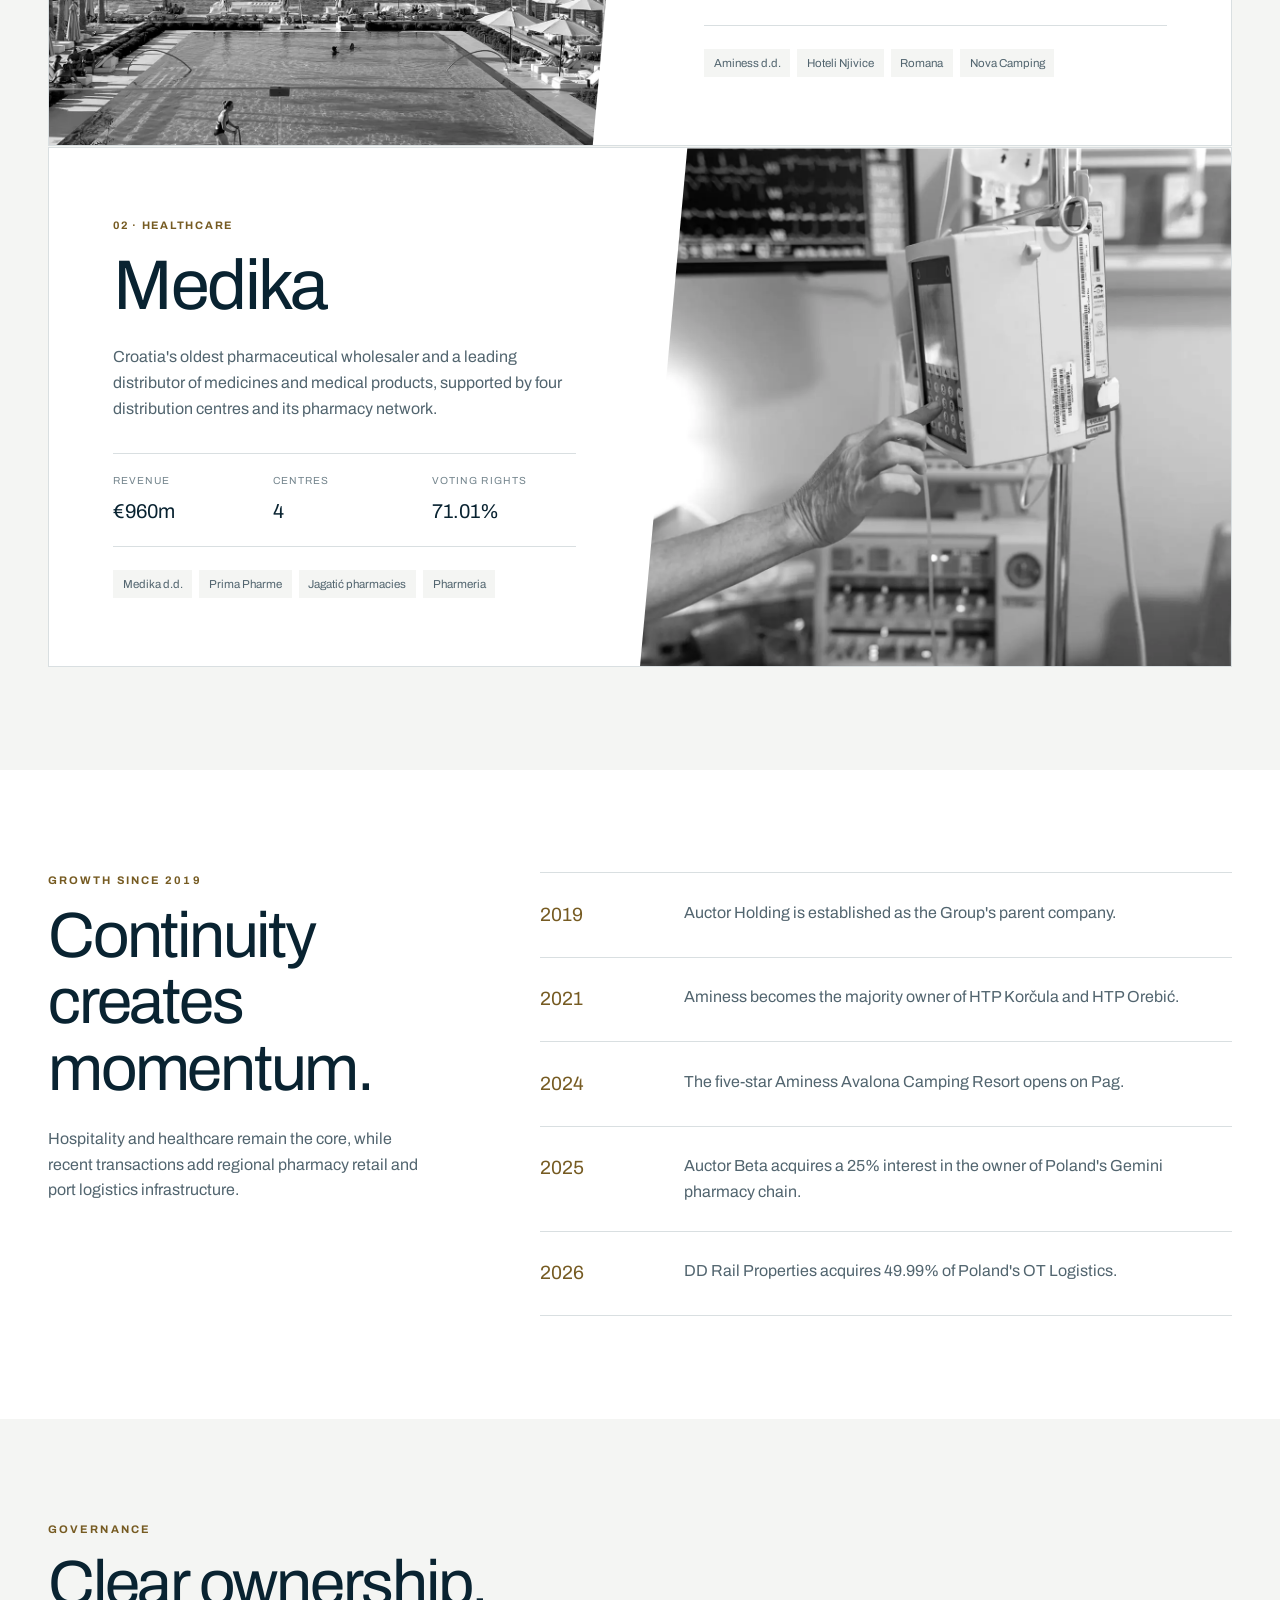
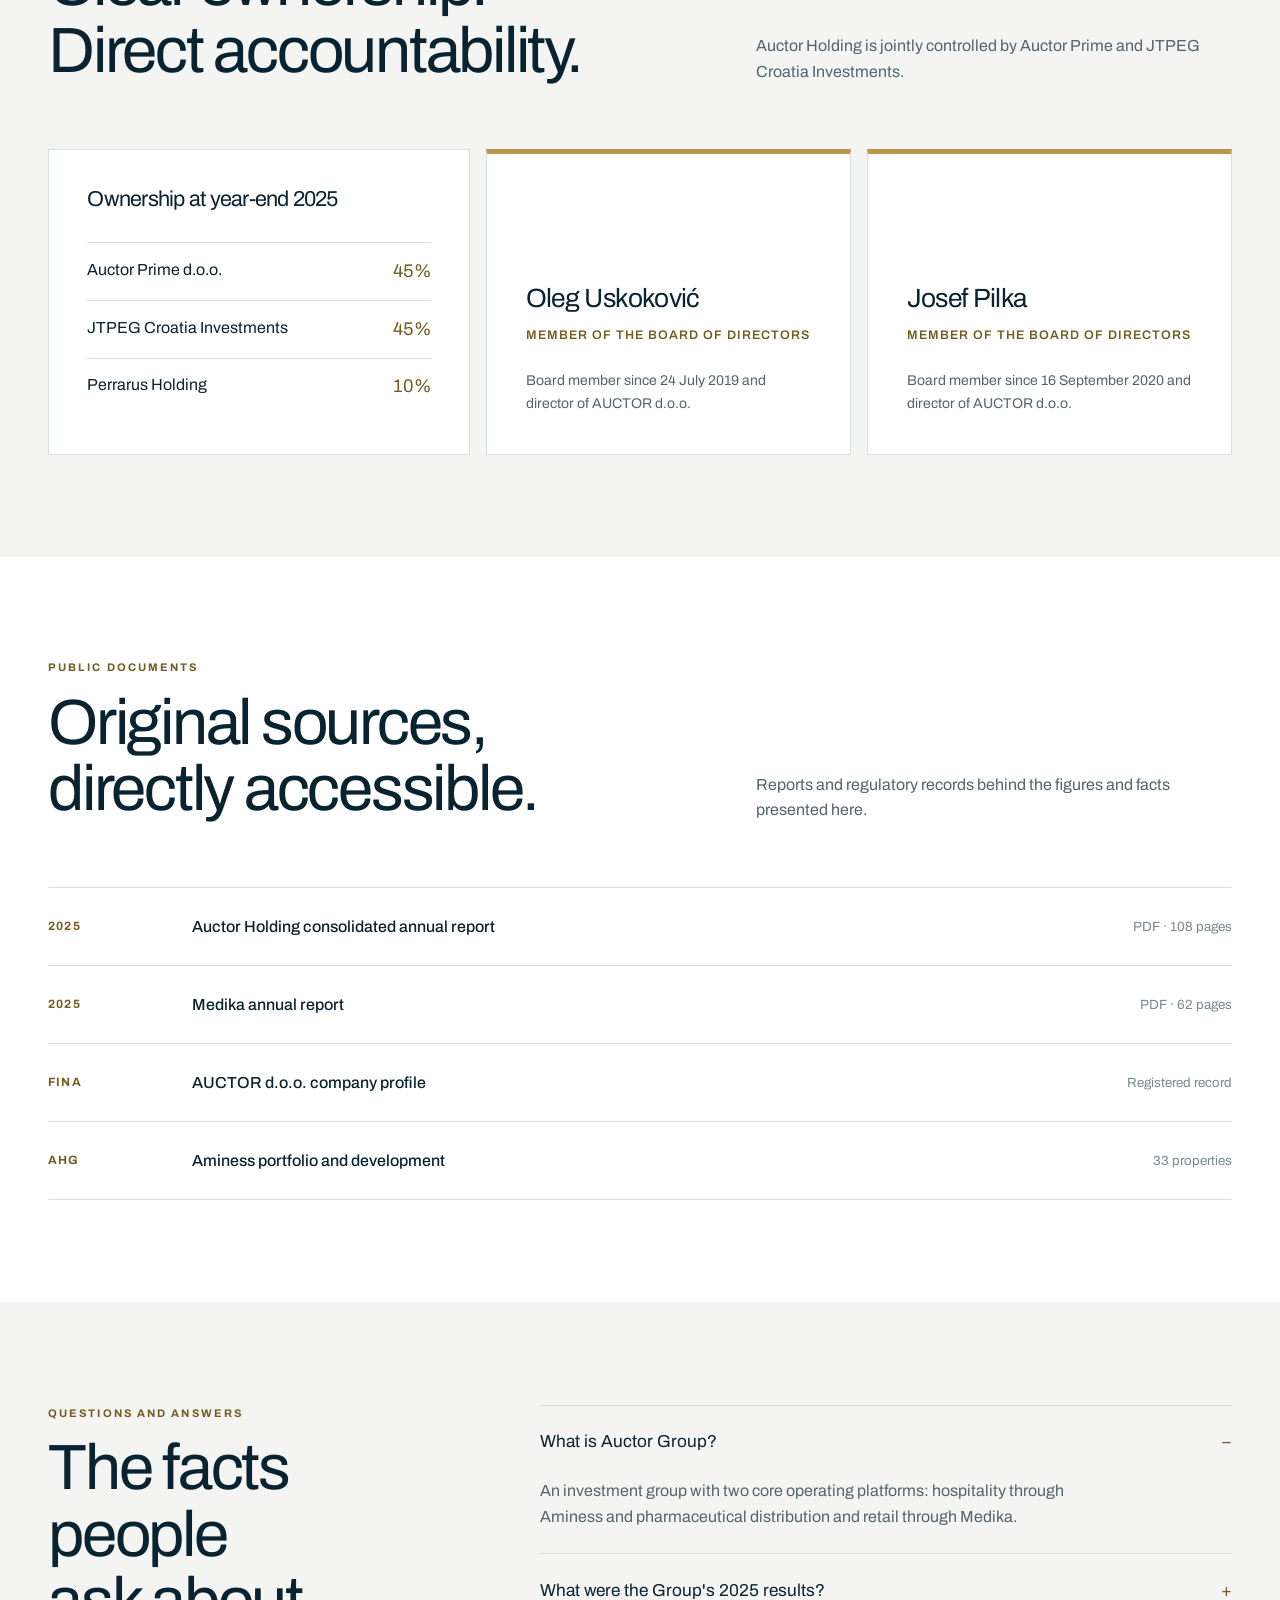
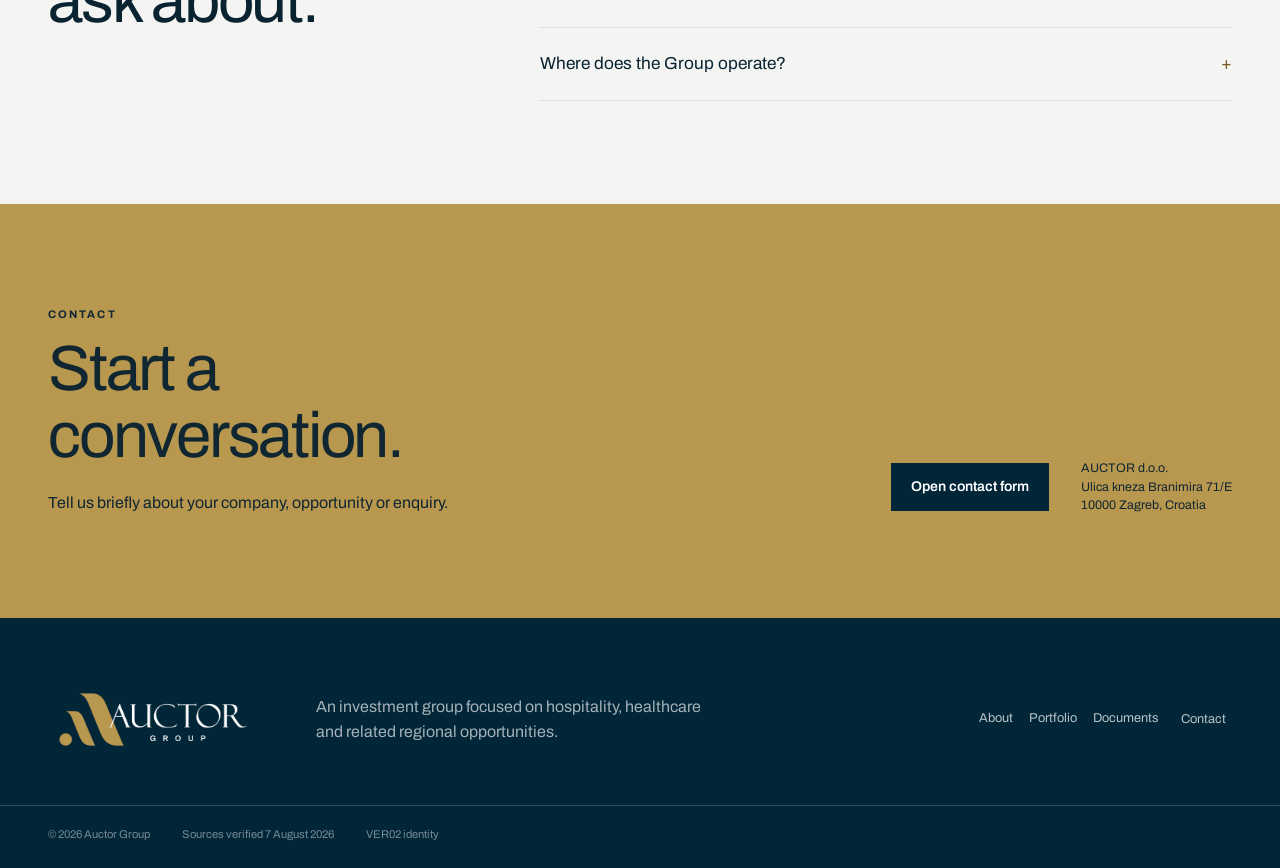
<file: v2/en/index.html>
<!doctype html>
<html lang="en">
<head>
<meta charset="utf-8">
<meta name="viewport" content="width=device-width, initial-scale=1">
<title>Auctor Group — direction into long-term value</title>
<meta name="description" content="Auctor Group builds leading businesses in hospitality and healthcare. Explore the VER02 identity concept.">
<meta name="robots" content="noindex,follow">
<meta name="googlebot" content="noindex,follow">
<link rel="canonical" href="https://www.auctor.hr/en/">
<link rel="alternate" hreflang="en" href="https://www.auctor.hr/v2/en/">
<link rel="alternate" hreflang="hr" href="https://www.auctor.hr/v2/">
<link rel="alternate" hreflang="x-default" href="https://www.auctor.hr/v2/">
<meta name="theme-color" content="#ffffff">
<link rel="icon" type="image/png" sizes="32x32" href="/assets/identities/v3-favicon-32x32.png">
<link rel="icon" type="image/png" sizes="192x192" href="/assets/identities/v3-favicon-192x192.png">
<link rel="apple-touch-icon" sizes="180x180" href="/assets/identities/v3-apple-touch-icon.png">
<link rel="manifest" href="/site.webmanifest">
<link rel="preload" href="/assets/photos/hero.webp" as="image" type="image/webp">
<meta property="og:type" content="website">
<meta property="og:locale" content="en_GB">
<meta property="og:site_name" content="Auctor Group">
<meta property="og:title" content="Auctor Group — direction into long-term value">
<meta property="og:description" content="Auctor Group VER02: a focused identity for long-term value creation.">
<meta property="og:url" content="https://www.auctor.hr/v2/en/">
<meta property="og:image" content="https://www.auctor.hr/assets/photos/hero.jpg">
<meta property="og:image:width" content="2400">
<meta property="og:image:height" content="1400">
<meta property="og:image:alt" content="Adriatic coast and mountains">
<meta name="twitter:card" content="summary_large_image">
<meta name="twitter:title" content="Auctor Group — direction into long-term value">
<meta name="twitter:description" content="Auctor Group VER02: a focused identity for long-term value creation.">
<meta name="twitter:image" content="https://www.auctor.hr/assets/photos/hero.jpg">
<meta name="twitter:image:alt" content="Adriatic coast and mountains">
<link rel="stylesheet" href="/fonts/fonts.css">
<link rel="stylesheet" href="/v2/site.css">
</head>
<body>
<a class="skip" href="#main">Skip to content</a>

<header class="site-header">
  <div class="shell header__row">
    <a class="brand" href="/v2/en/" aria-label="Auctor Group VER02 — home">
      <img src="/assets/identities/v3-logo-light.png" alt="Auctor Group" width="1100" height="396">
    </a>
    <nav class="primary-nav" aria-label="Primary navigation">
      <a href="#about">About</a>
      <a href="#portfolio">Portfolio</a>
      <a href="#growth">Growth</a>
      <a href="#governance">Governance</a>
      <a href="#documents">Documents</a>
    </nav>
    <div class="header__actions">
      <nav class="version-switch" aria-label="Design versions">
        <a href="/en/">V1</a>
        <a href="/v2/en/" aria-current="page">V2</a>
      </nav>
      <nav class="language-switch" aria-label="Languages">
        <a href="/v2/" lang="hr" hreflang="hr">HR</a>
        <a href="/v2/en/" lang="en" hreflang="en" aria-current="page">EN</a>
      </nav>
      <button class="button button--small js-contact-open" type="button">Contact</button>
    </div>
  </div>
  <nav class="mobile-nav shell" aria-label="Mobile navigation">
    <a href="#about">About</a><a href="#portfolio">Portfolio</a><a href="#growth">Growth</a>
    <a href="#governance">Governance</a><a href="#documents">Documents</a>
    <button class="js-contact-open" type="button">Contact</button>
  </nav>
</header>

<main id="main">
  <section class="hero">
    <div class="shell hero__grid">
      <div class="hero__copy" data-reveal>
        <p class="kicker">Direction · Focus · Long-term growth</p>
        <h1>We turn direction into <em>long-term value.</em></h1>
        <p class="hero__lede">Auctor connects capital and operating expertise across hospitality,
          healthcare and related investments in Croatia and Central Europe.</p>
        <div class="hero__actions">
          <a class="button" href="#portfolio">Explore the portfolio</a>
          <a class="text-link" href="#about">View 2025 results <span aria-hidden="true">↘</span></a>
        </div>
        <dl class="hero__facts">
          <div><dt>Founded</dt><dd>2019</dd></div>
          <div><dt>Markets</dt><dd>4 countries</dd></div>
          <div><dt>Platforms</dt><dd>Hospitality · Healthcare</dd></div>
        </dl>
      </div>
      <div class="hero__visual" data-reveal>
        <picture data-parallax="0.1" data-parallax-max="68">
          <source srcset="/assets/photos/hero.webp" type="image/webp">
          <img src="/assets/photos/hero.jpg" alt="Adriatic coast and mountains" width="2400" height="1400" fetchpriority="high">
        </picture>
        <span class="hero__veil" aria-hidden="true"></span>
        <img class="hero__mark" data-parallax="-0.035" data-parallax-max="24" src="/assets/identities/v3-mark-gold.png" alt="" width="1096" height="900" aria-hidden="true">
        <p class="hero__caption">A symbol of vision, trust and long-term value creation.</p>
      </div>
    </div>
  </section>

  <section class="section performance" id="about" aria-labelledby="about-title">
    <div class="shell">
      <div class="section-head" data-reveal>
        <div><p class="kicker">The Group in 2025</p><h2 id="about-title">Performance in clear view.</h2></div>
        <p>Auctor Holding's consolidated annual report was audited by Ernst &amp; Young Audit.
          The independent auditor's report was signed on 26 June 2026.</p>
      </div>
      <div class="metric-grid" data-reveal>
        <article><p class="metric__value">€1,086m</p><p>Consolidated revenue</p></article>
        <article><p class="metric__value">€66m</p><p>EBITDA</p></article>
        <article><p class="metric__value">€1,043m</p><p>Total assets</p></article>
        <article><p class="metric__value">2,555</p><p>Employees at year-end</p></article>
      </div>
    </div>
  </section>

  <section class="section approach" aria-labelledby="approach-title">
    <div class="shell">
      <div class="section-head section-head--light" data-reveal>
        <div><p class="kicker">How we build</p><h2 id="approach-title">A disciplined path from capital to operations.</h2></div>
        <p>Established platforms, experienced teams and investment decisions designed to
          extend capabilities already in place.</p>
      </div>
      <ol class="steps" data-reveal>
        <li><span>01</span><h3>Acquisition and financing</h3><p>Capital is directed to companies and projects with a clear market role and room to grow.</p></li>
        <li><span>02</span><h3>Operating governance</h3><p>Specialist management teams lead the businesses, supported by coordinated strategy and oversight.</p></li>
        <li><span>03</span><h3>Development and integration</h3><p>Each acquisition extends destination expertise, distribution reach or operating capability.</p></li>
      </ol>
    </div>
  </section>

  <section class="section portfolio" id="portfolio" aria-labelledby="portfolio-title">
    <div class="shell">
      <div class="section-head" data-reveal>
        <div><p class="kicker">Core portfolio</p><h2 id="portfolio-title">Two sectors. One operating logic.</h2></div>
        <p>The Group's core platforms generate more than one billion euros in revenue,
          complemented by regional investments in healthcare and logistics.</p>
      </div>

      <article class="portfolio-card" data-reveal>
        <picture class="portfolio-card__image">
          <source srcset="/assets/photos/turizam.webp" type="image/webp">
          <img src="/assets/photos/turizam.jpg" alt="A coastal hotel pool overlooking the sea" width="1600" height="1100" loading="lazy">
        </picture>
        <div class="portfolio-card__content">
          <p class="card-index">01 · Hospitality</p><h3>Aminess</h3>
          <p>One of Croatia's leading hospitality groups, with 33 hotels, campsites and resorts
            across 12 destinations, including owned, leased and managed properties.</p>
          <dl class="card-facts"><div><dt>Revenue</dt><dd>€140m</dd></div><div><dt>EBITDA</dt><dd>€40m</dd></div><div><dt>Properties</dt><dd>33</dd></div></dl>
          <p class="tags"><span>Aminess d.d.</span><span>Hoteli Njivice</span><span>Romana</span><span>Nova Camping</span></p>
        </div>
      </article>

      <article class="portfolio-card portfolio-card--reverse" data-reveal>
        <picture class="portfolio-card__image">
          <source srcset="/assets/photos/farmacija.webp" type="image/webp">
          <img src="/assets/photos/farmacija.jpg" alt="Medical equipment in a hospital room" width="1600" height="1100" loading="lazy">
        </picture>
        <div class="portfolio-card__content">
          <p class="card-index">02 · Healthcare</p><h3>Medika</h3>
          <p>Croatia's oldest pharmaceutical wholesaler and a leading distributor of medicines
            and medical products, supported by four distribution centres and its pharmacy network.</p>
          <dl class="card-facts"><div><dt>Revenue</dt><dd>€960m</dd></div><div><dt>Centres</dt><dd>4</dd></div><div><dt>Voting rights</dt><dd>71.01%</dd></div></dl>
          <p class="tags"><span>Medika d.d.</span><span>Prima Pharme</span><span>Jagatić pharmacies</span><span>Pharmeria</span></p>
        </div>
      </article>
    </div>
  </section>

  <section class="section growth" id="growth" aria-labelledby="growth-title">
    <div class="shell growth__grid">
      <div class="growth__intro" data-reveal>
        <p class="kicker">Growth since 2019</p><h2 id="growth-title">Continuity creates momentum.</h2>
        <p>Hospitality and healthcare remain the core, while recent transactions add regional
          pharmacy retail and port logistics infrastructure.</p>
      </div>
      <ol class="timeline" data-reveal>
        <li><time>2019</time><p>Auctor Holding is established as the Group's parent company.</p></li>
        <li><time>2021</time><p>Aminess becomes the majority owner of HTP Korčula and HTP Orebić.</p></li>
        <li><time>2024</time><p>The five-star Aminess Avalona Camping Resort opens on Pag.</p></li>
        <li><time>2025</time><p>Auctor Beta acquires a 25% interest in the owner of Poland's Gemini pharmacy chain.</p></li>
        <li><time>2026</time><p>DD Rail Properties acquires 49.99% of Poland's OT Logistics.</p></li>
      </ol>
    </div>
  </section>

  <section class="section governance" id="governance" aria-labelledby="governance-title">
    <div class="shell">
      <div class="section-head" data-reveal>
        <div><p class="kicker">Governance</p><h2 id="governance-title">Clear ownership. Direct accountability.</h2></div>
        <p>Auctor Holding is jointly controlled by Auctor Prime and JTPEG Croatia Investments.</p>
      </div>
      <div class="governance-grid" data-reveal>
        <article class="ownership"><h3>Ownership at year-end 2025</h3><dl><div><dt>Auctor Prime d.o.o.</dt><dd>45%</dd></div><div><dt>JTPEG Croatia Investments</dt><dd>45%</dd></div><div><dt>Perrarus Holding</dt><dd>10%</dd></div></dl></article>
        <article class="person"><p class="person__name">Oleg Uskoković</p><p class="person__role">Member of the Board of Directors</p><p>Board member since 24 July 2019 and director of AUCTOR d.o.o.</p></article>
        <article class="person"><p class="person__name">Josef Pilka</p><p class="person__role">Member of the Board of Directors</p><p>Board member since 16 September 2020 and director of AUCTOR d.o.o.</p></article>
      </div>
    </div>
  </section>

  <section class="section documents" id="documents" aria-labelledby="documents-title">
    <div class="shell">
      <div class="section-head" data-reveal>
        <div><p class="kicker">Public documents</p><h2 id="documents-title">Original sources, directly accessible.</h2></div>
        <p>Reports and regulatory records behind the figures and facts presented here.</p>
      </div>
      <div class="document-list" data-reveal>
        <a href="https://www.datocms-assets.com/145797/1782751970-auctor-holding_consolidated-annual-report_2025-eng.pdf" target="_blank" rel="noopener"><span>2025</span><strong>Auctor Holding consolidated annual report</strong><small>PDF · 108 pages</small></a>
        <a href="https://www.medika.hr/media/3443/fs-200-medika_financijski-izvje%C5%A1taj-2025-eng.pdf" target="_blank" rel="noopener"><span>2025</span><strong>Medika annual report</strong><small>PDF · 62 pages</small></a>
        <a href="https://infobiz.fina.hr/tvrtka/auctor-d-o-o/OIB-19203050598" target="_blank" rel="noopener"><span>FINA</span><strong>AUCTOR d.o.o. company profile</strong><small>Registered record</small></a>
        <a href="https://www.aminess-hospitality-group.com/hr/o-nama/" target="_blank" rel="noopener"><span>AHG</span><strong>Aminess portfolio and development</strong><small>33 properties</small></a>
      </div>
    </div>
  </section>

  <section class="section faq" aria-labelledby="faq-title">
    <div class="shell faq__grid">
      <div data-reveal><p class="kicker">Questions and answers</p><h2 id="faq-title">The facts people ask about.</h2></div>
      <div class="faq__items" data-reveal>
        <details open><summary>What is Auctor Group?</summary><p>An investment group with two core operating platforms: hospitality through Aminess and pharmaceutical distribution and retail through Medika.</p></details>
        <details><summary>What were the Group's 2025 results?</summary><p>€1.086 billion in consolidated revenue, €66 million in EBITDA and €20.6 million in net profit.</p></details>
        <details><summary>Where does the Group operate?</summary><p>Across Croatia, the Czech Republic, Slovakia and Poland, with its principal operating platforms rooted in Croatia.</p></details>
      </div>
    </div>
  </section>

  <section class="contact-cta">
    <div class="shell contact-cta__grid" data-reveal>
      <div><p class="kicker">Contact</p><h2>Start a conversation.</h2><p>Tell us briefly about your company, opportunity or enquiry.</p></div>
      <div class="contact-cta__action"><button class="button js-contact-open" type="button">Open contact form</button><p>AUCTOR d.o.o.<br>Ulica kneza Branimira 71/E<br>10000 Zagreb, Croatia</p></div>
    </div>
  </section>
</main>

<footer class="footer">
  <div class="shell footer__row">
    <img src="/assets/identities/v3-logo-dark.png" alt="Auctor Group" width="1100" height="396" loading="lazy">
    <p>An investment group focused on hospitality, healthcare and related regional opportunities.</p>
    <nav aria-label="Footer navigation"><a href="#about">About</a><a href="#portfolio">Portfolio</a><a href="#documents">Documents</a><button class="js-contact-open" type="button">Contact</button></nav>
  </div>
  <div class="shell footer__legal"><span>© 2026 Auctor Group</span><span>Sources verified 7 August 2026</span><span>VER02 identity</span></div>
</footer>

<dialog class="contact-modal" id="contact-dialog" aria-labelledby="contact-dialog-title">
  <div class="contact-modal__panel">
    <header class="contact-modal__head"><div><p class="kicker">Contact Auctor</p><h2 id="contact-dialog-title">Start a conversation.</h2></div><button class="contact-modal__close" type="button" aria-label="Close contact form" data-contact-close>×</button></header>
    <form class="contact-form" id="contact-form" name="contact-v2" action="/contact.ashx" method="post" data-netlify="true" netlify-honeypot="website">
      <input type="hidden" name="form-name" value="contact-v2">
      <p>Share a few details and our team will route your enquiry to the right person.</p>
      <div class="contact-form__grid">
        <label class="field"><span>Full name</span><input type="text" name="fullName" autocomplete="name" maxlength="120" required></label>
        <label class="field"><span>Company</span><input type="text" name="company" autocomplete="organization" maxlength="160"></label>
        <label class="field"><span>Work email</span><input type="email" name="email" autocomplete="email" maxlength="254" required></label>
        <label class="field"><span>Phone <small>optional</small></span><input type="tel" name="phone" autocomplete="tel" maxlength="40"></label>
        <label class="field field--wide"><span>Topic</span><select name="topic" required><option value="">Select a topic</option><option value="business-opportunity">Business opportunity</option><option value="partnership">Partnership</option><option value="media">Media enquiry</option><option value="other">Other</option></select></label>
        <label class="field field--wide"><span>Message</span><textarea name="message" rows="6" minlength="20" maxlength="4000" required></textarea></label>
      </div>
      <label class="contact-form__consent"><input type="checkbox" name="consent" value="yes" required><span>I consent to Auctor using these details solely to respond to my enquiry.</span></label>
      <label class="contact-form__trap" aria-hidden="true"><span>Website</span><input type="text" name="website" tabindex="-1" autocomplete="off"></label>
      <div class="contact-form__actions"><button class="button" type="submit">Send message</button><p class="contact-form__status" id="contact-form-status" role="status" aria-live="polite"></p></div>
    </form>
  </div>
</dialog>

<script src="/motion.js"></script>
<script src="/variants.js"></script>
</body>
</html>
</file>
